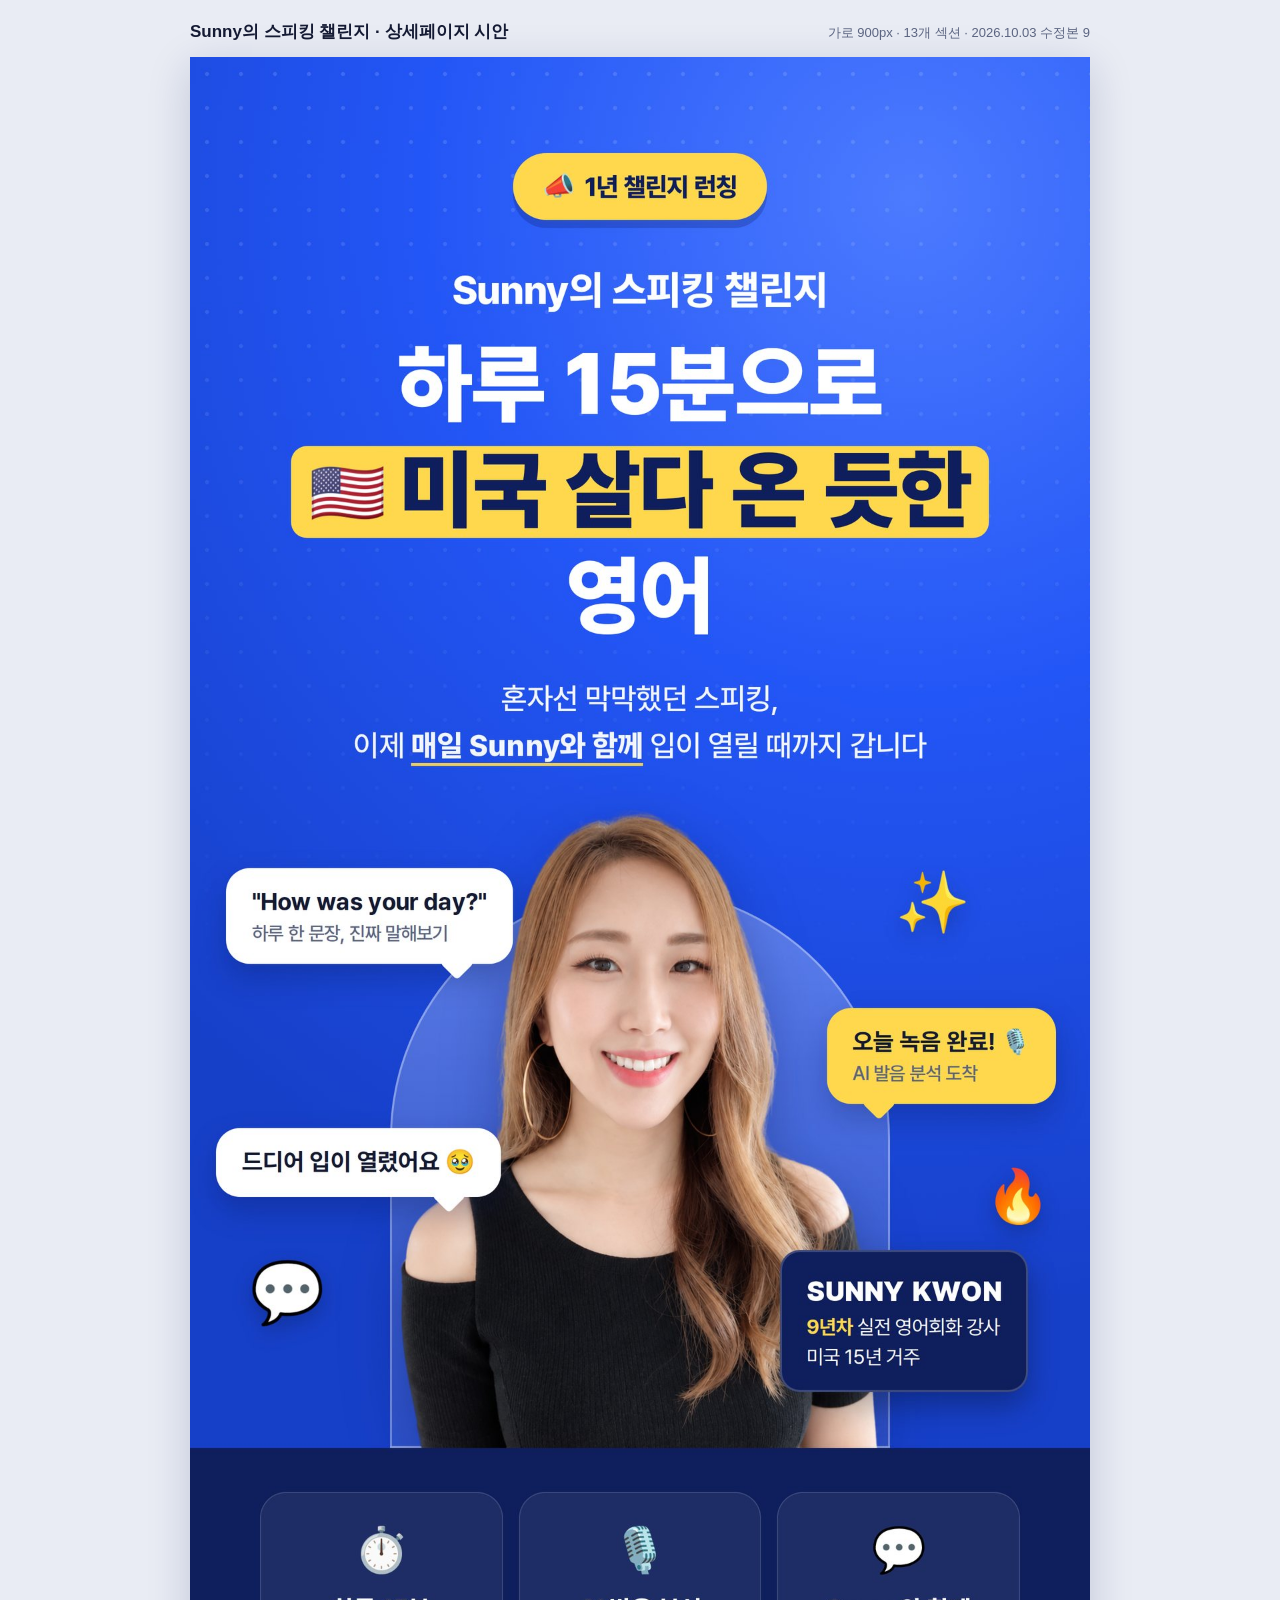
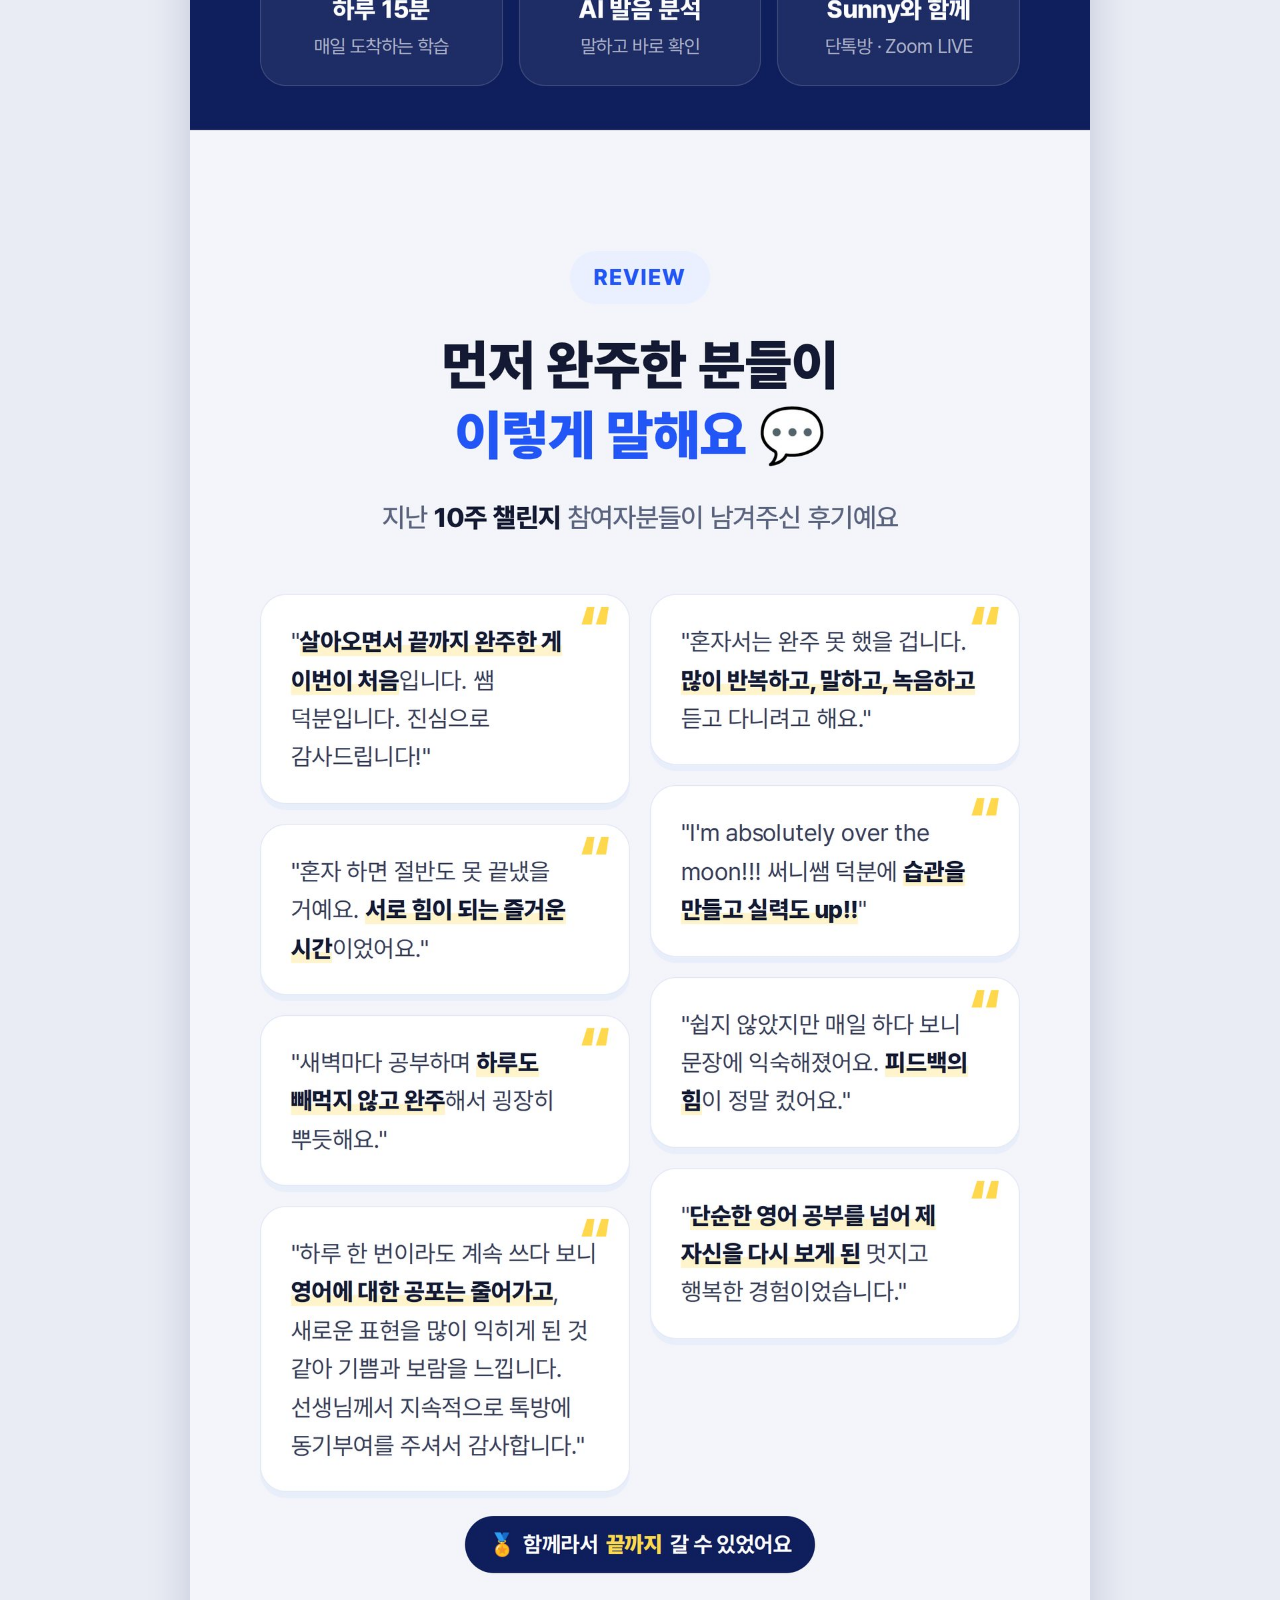
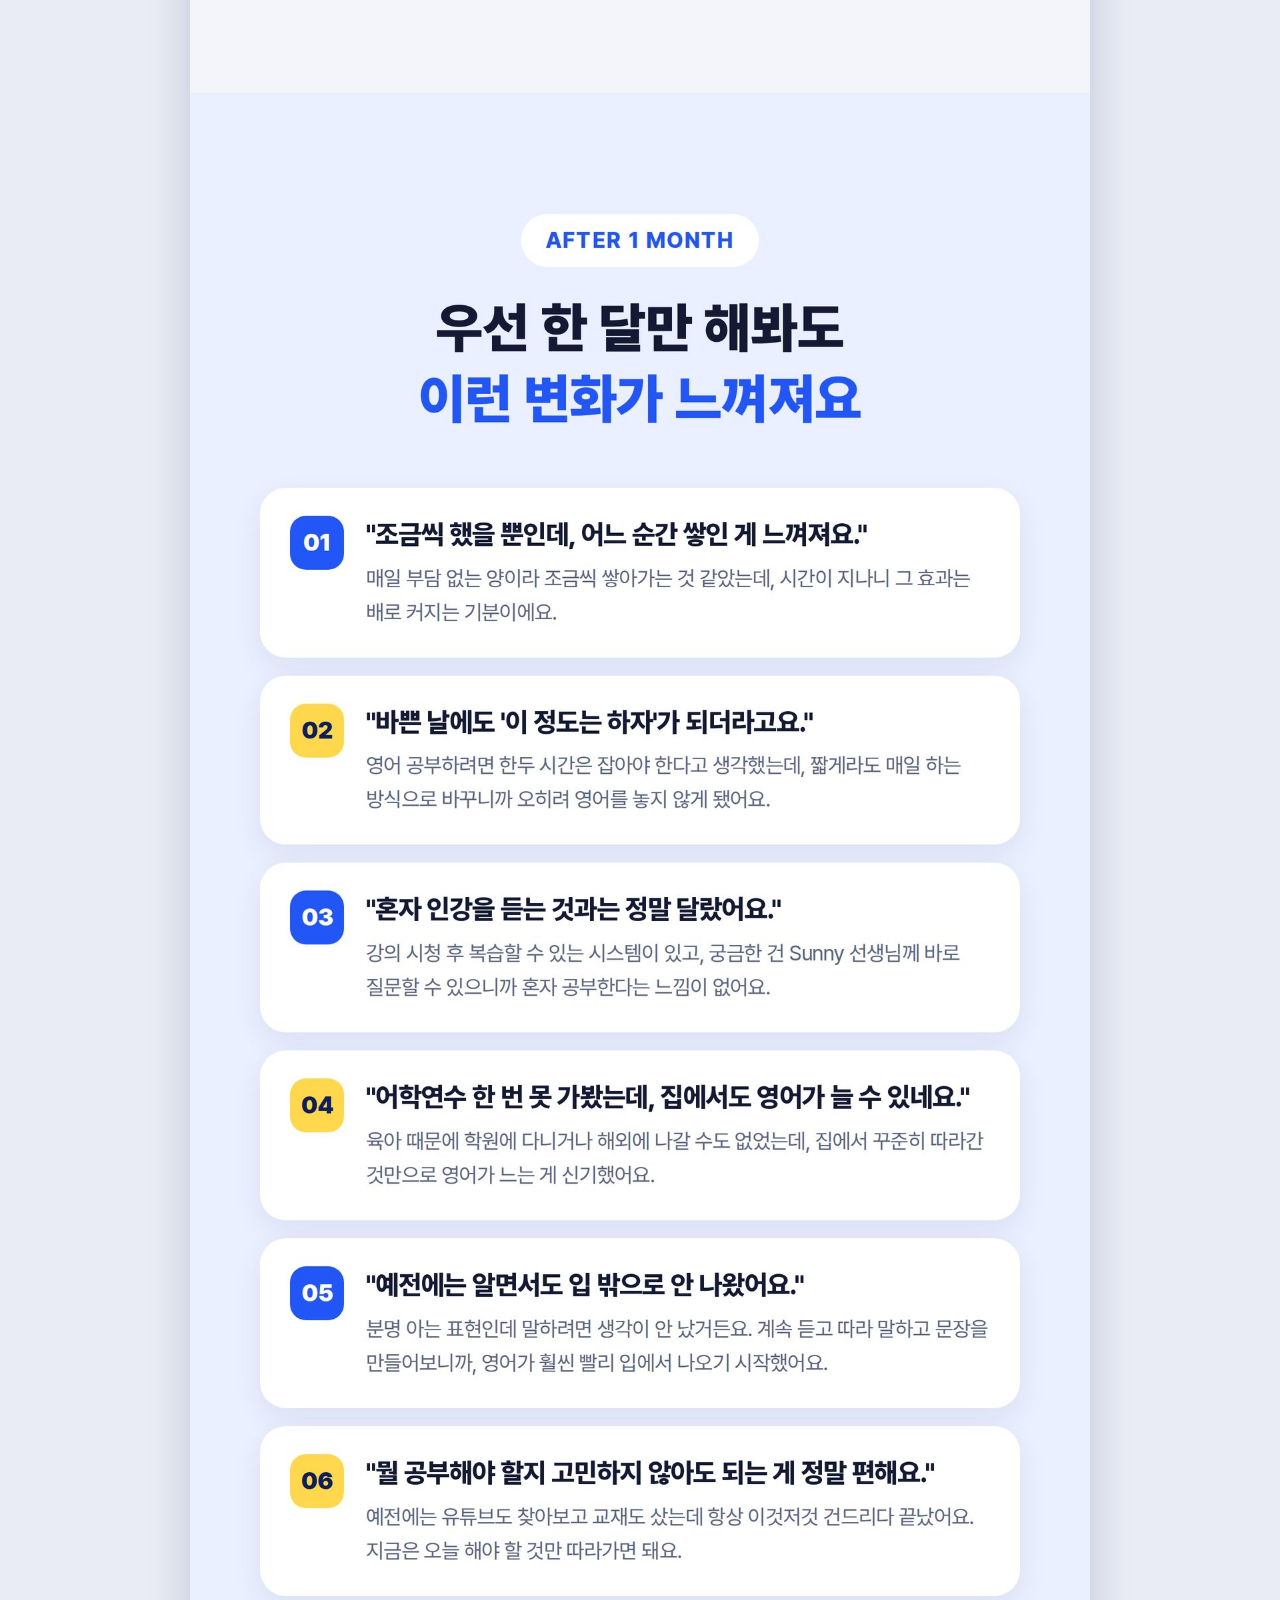
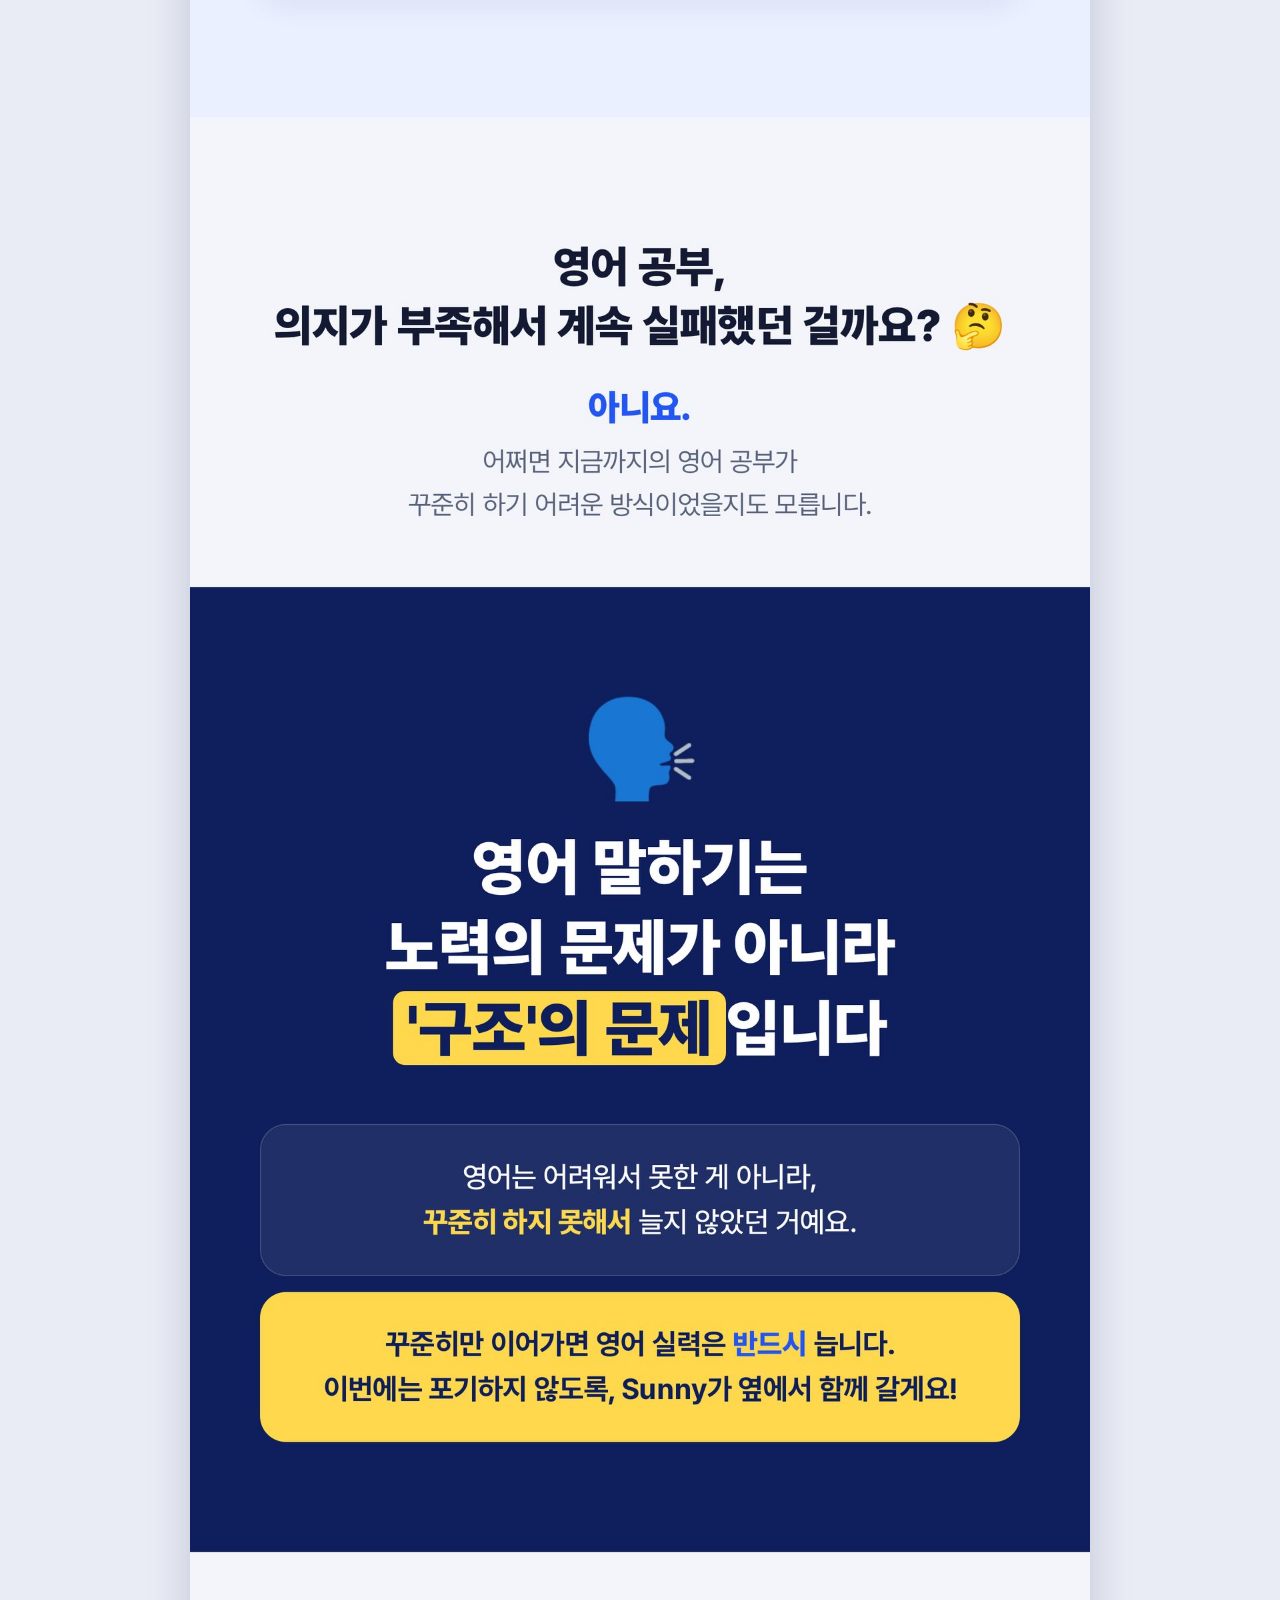
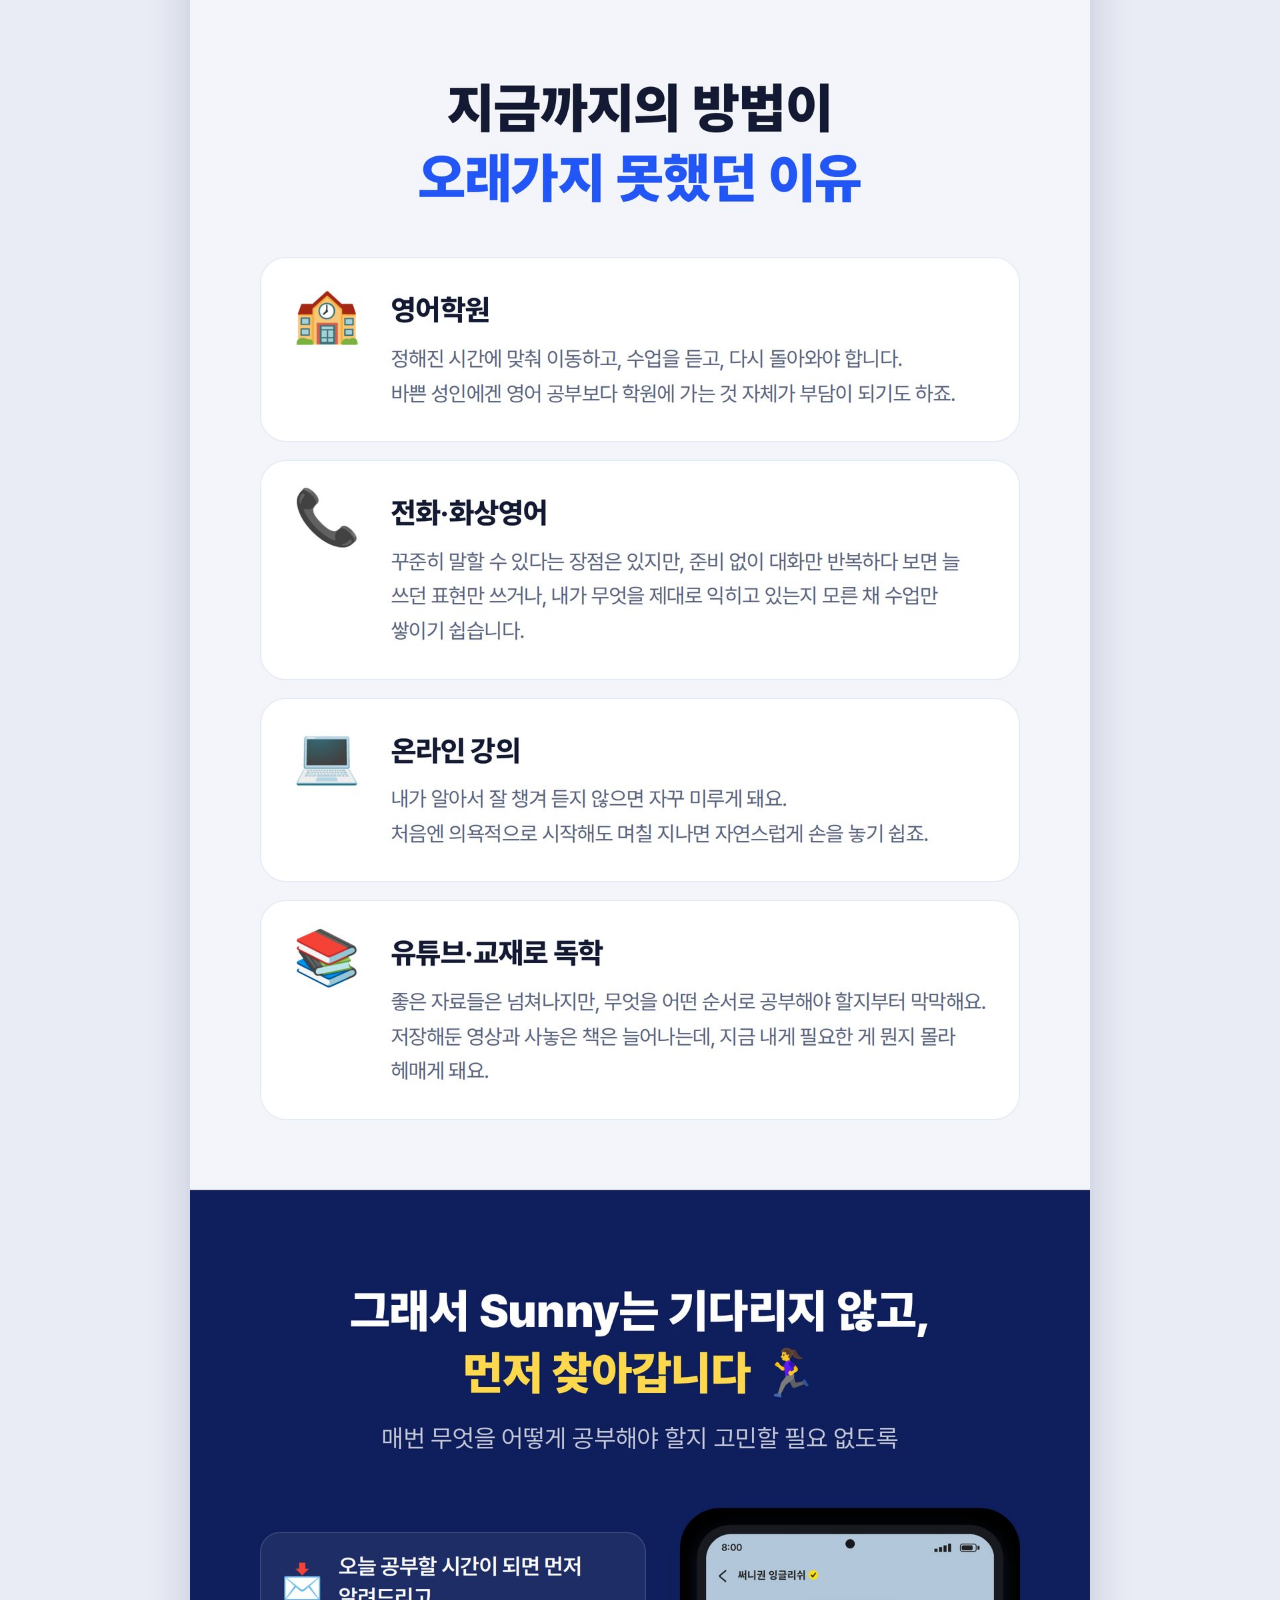
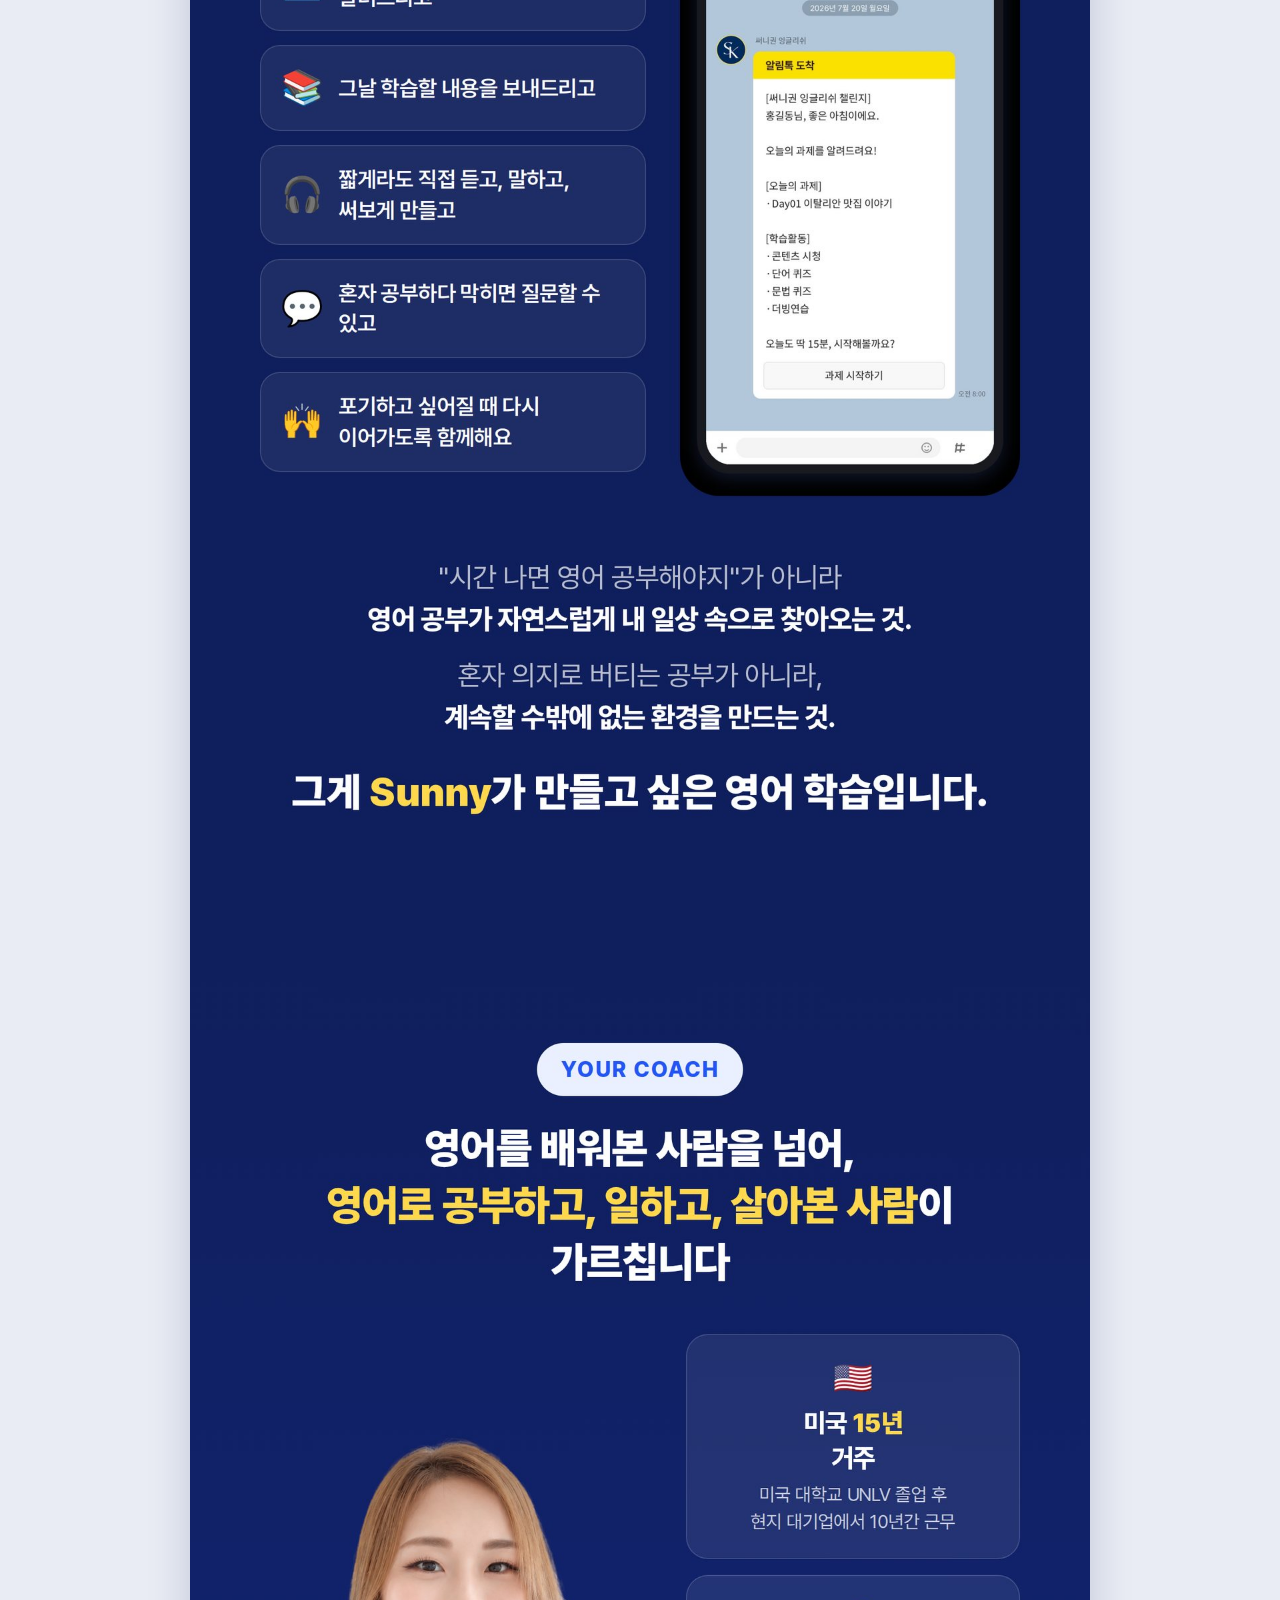
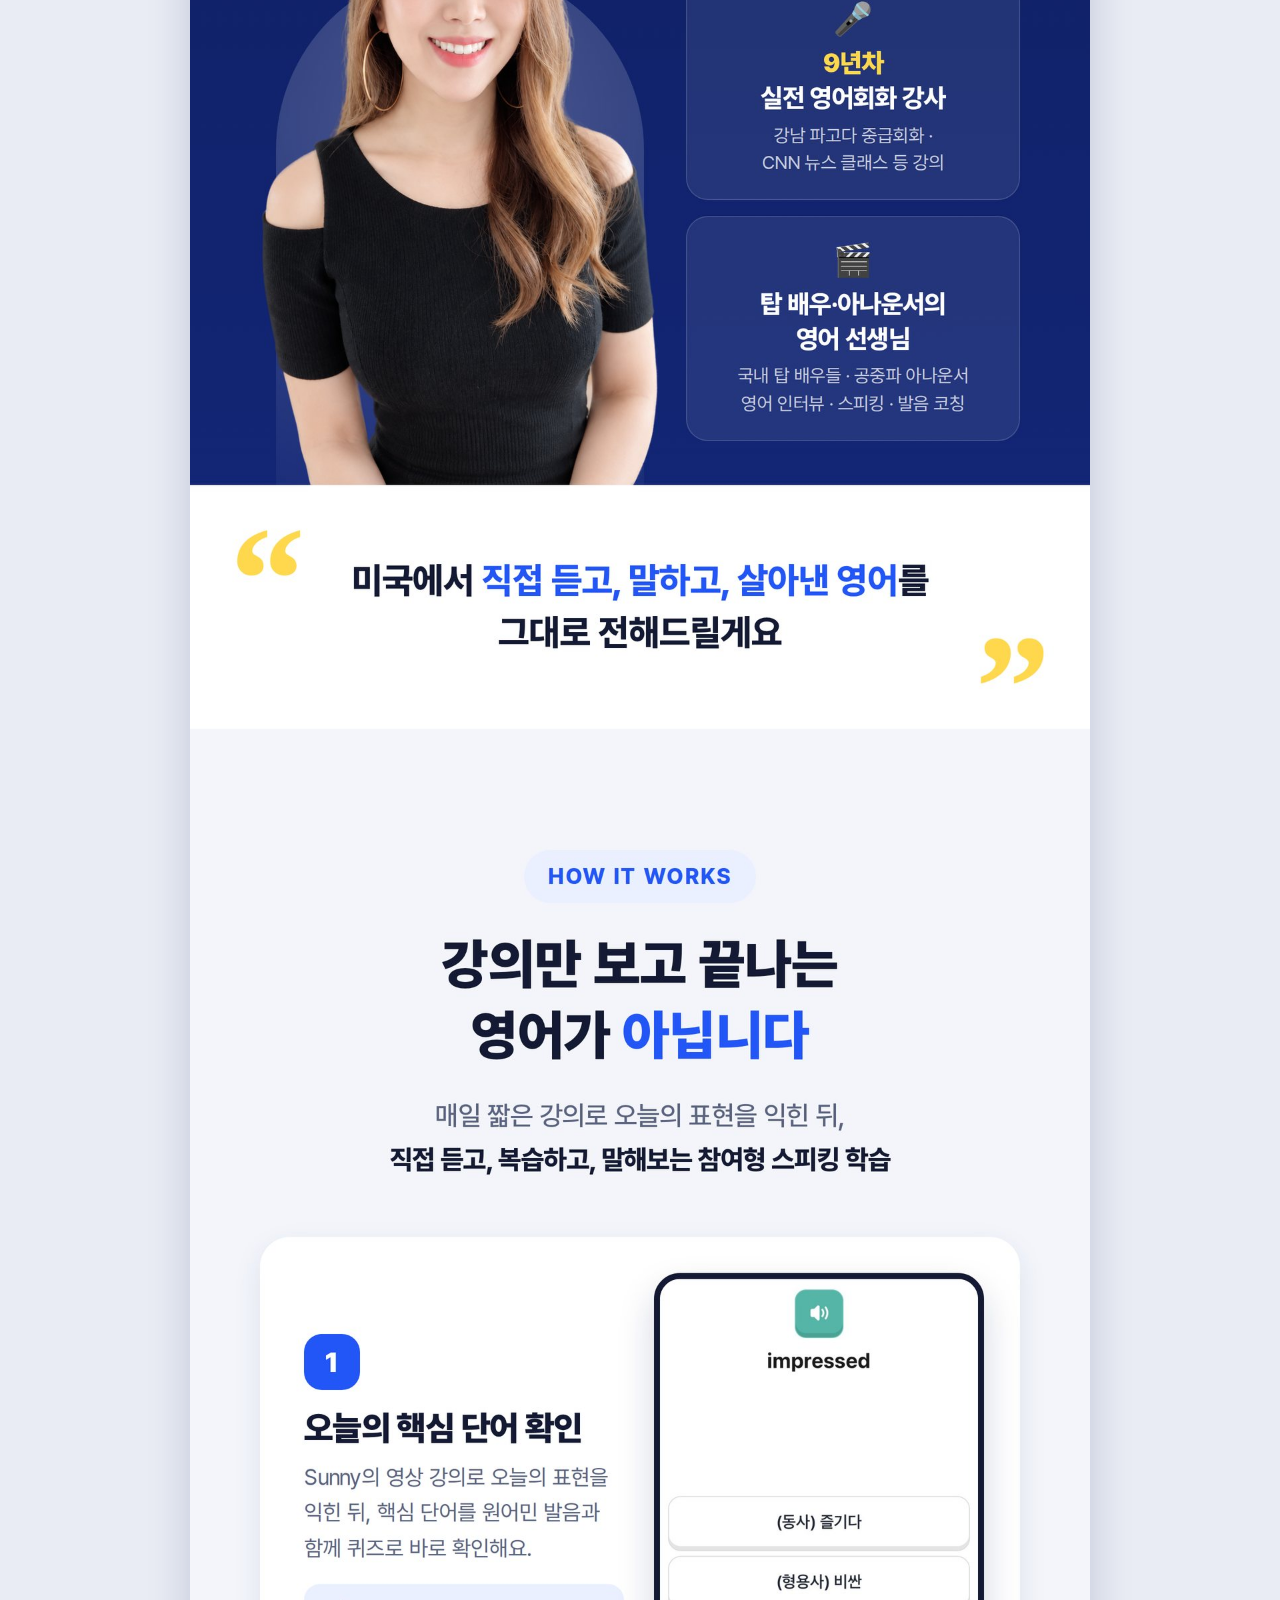
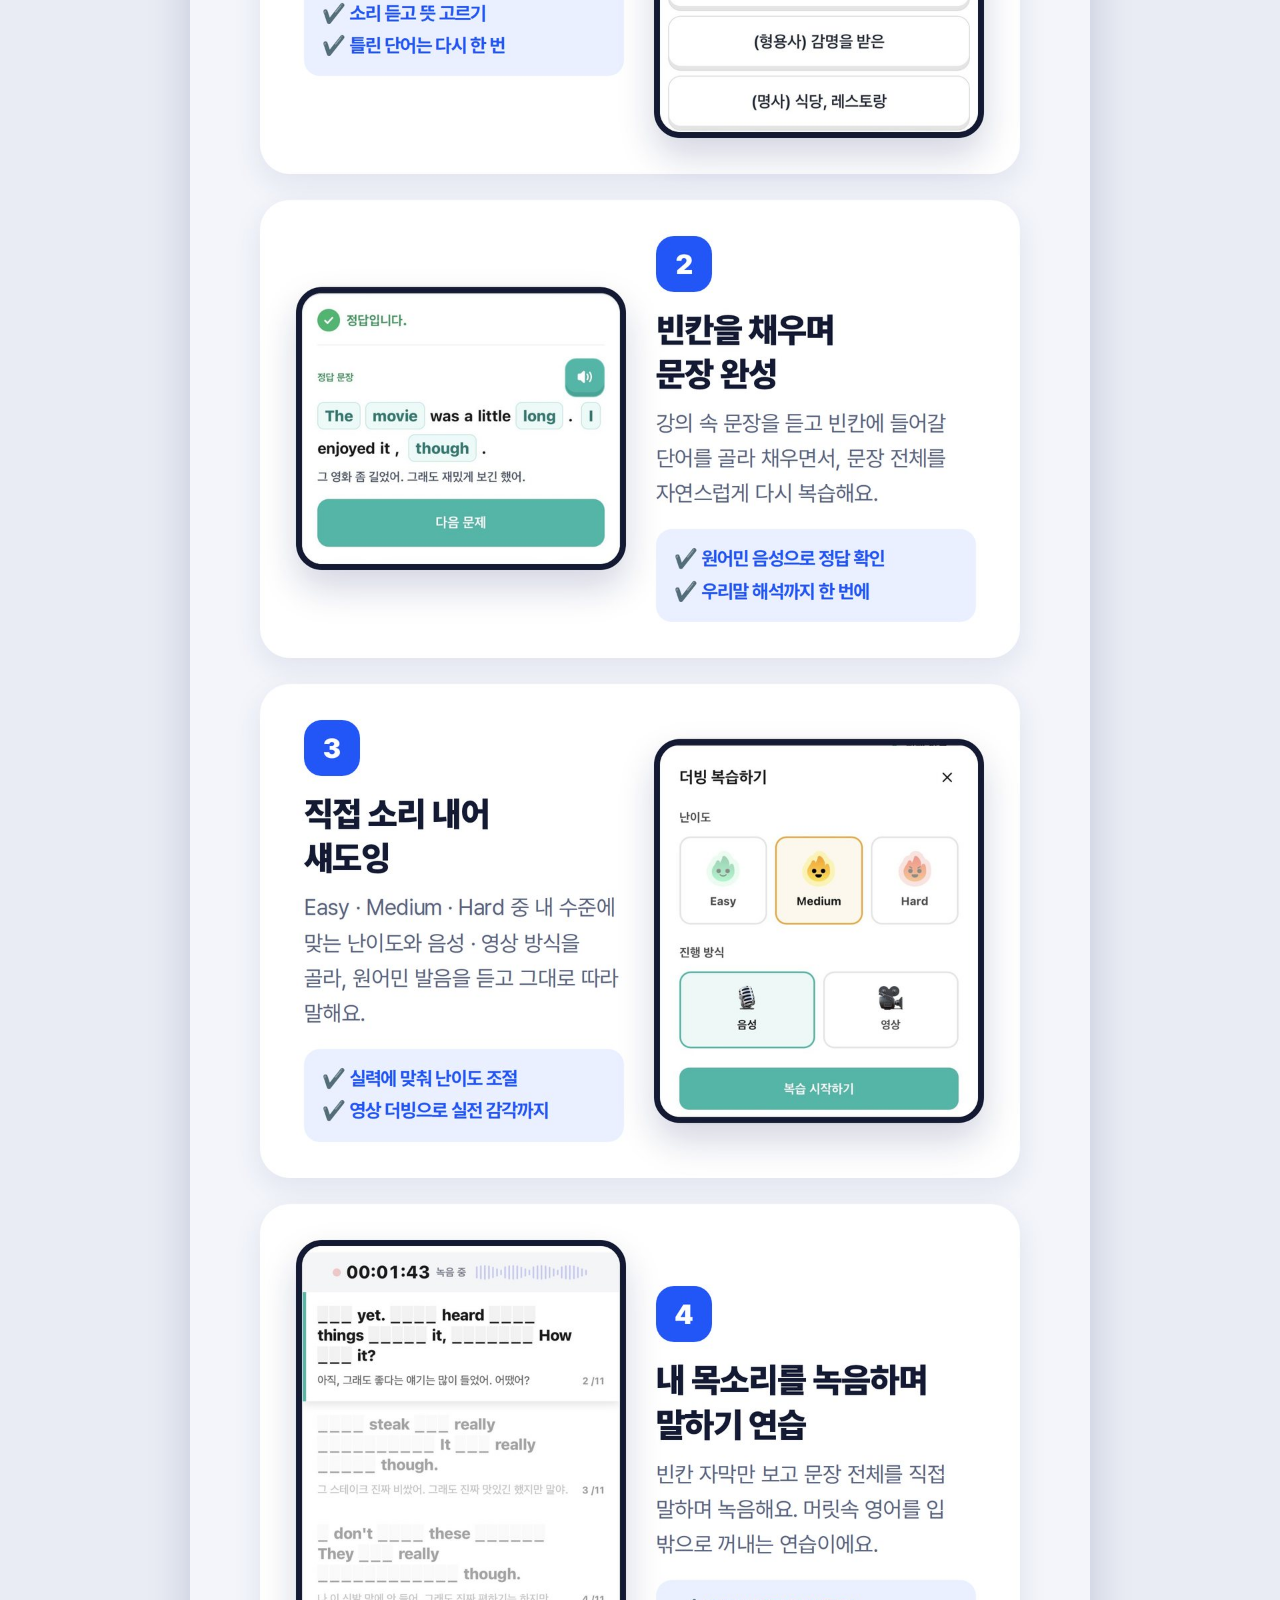
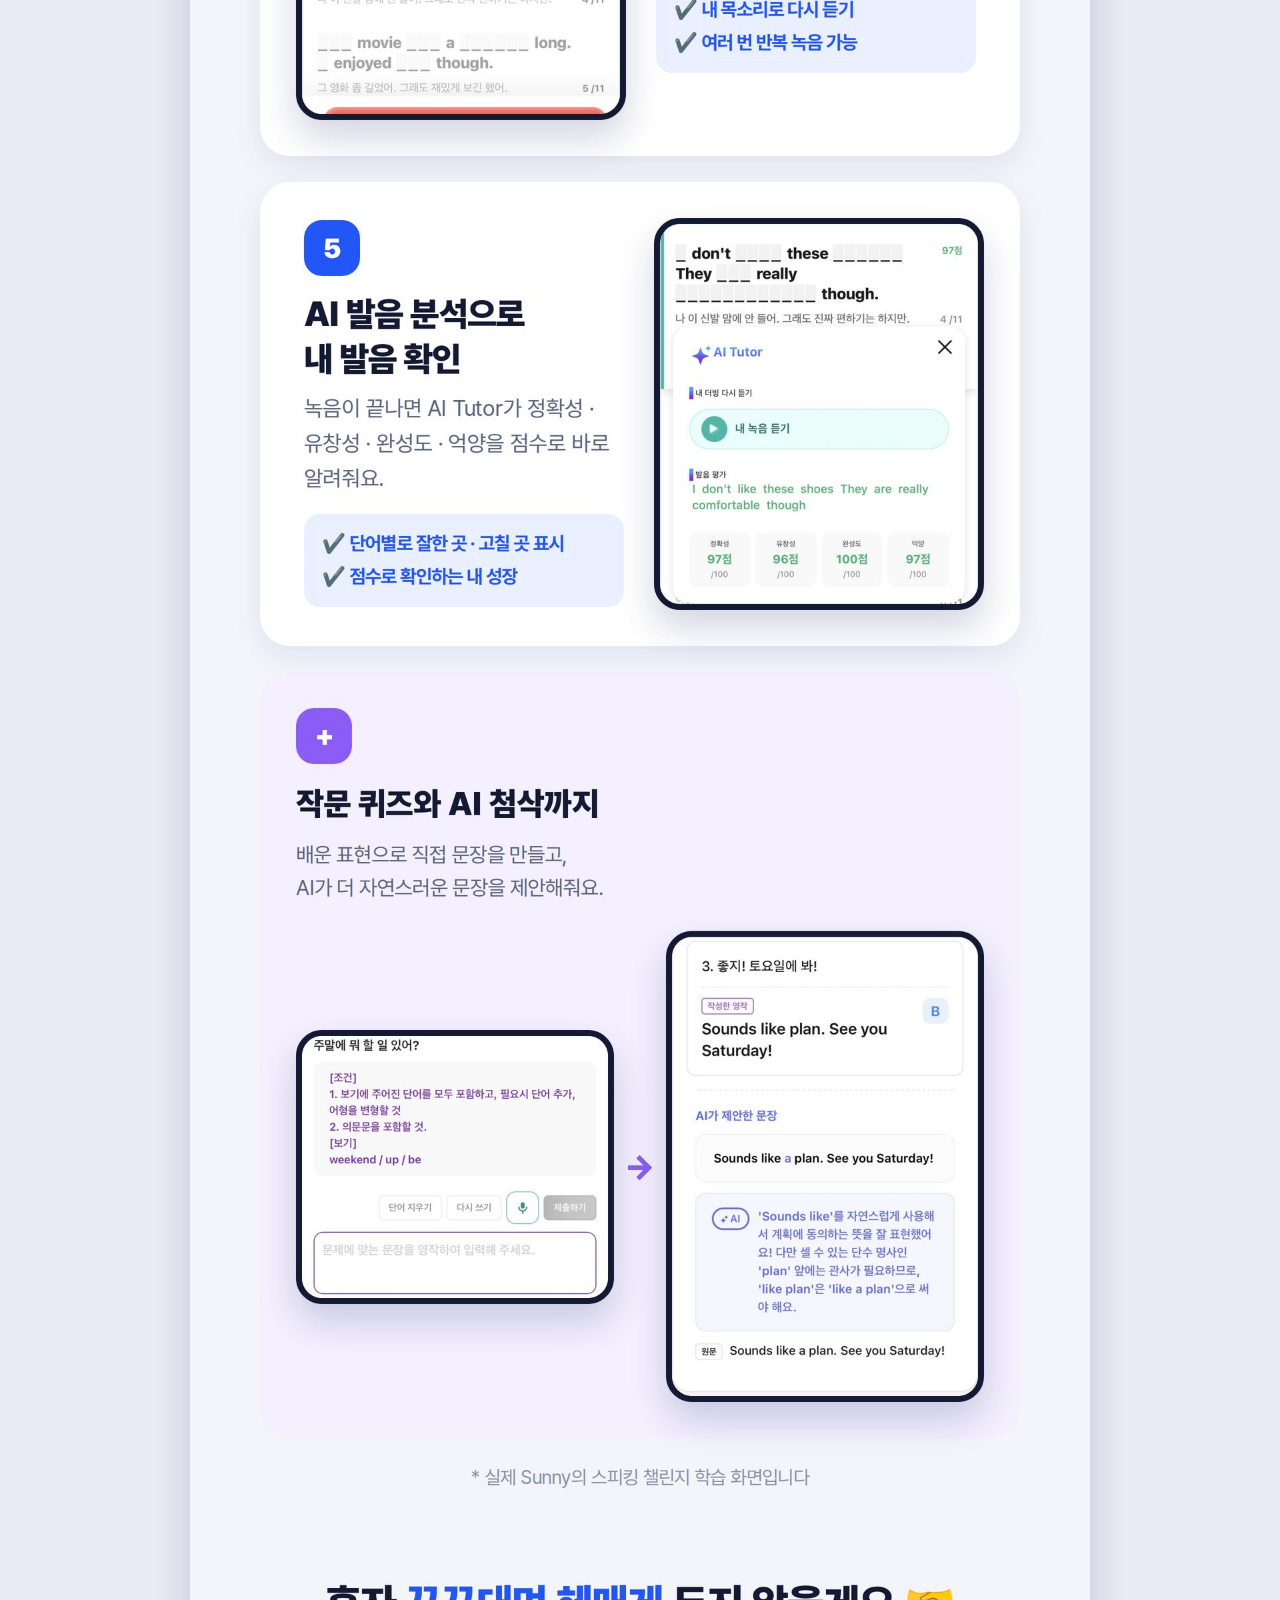
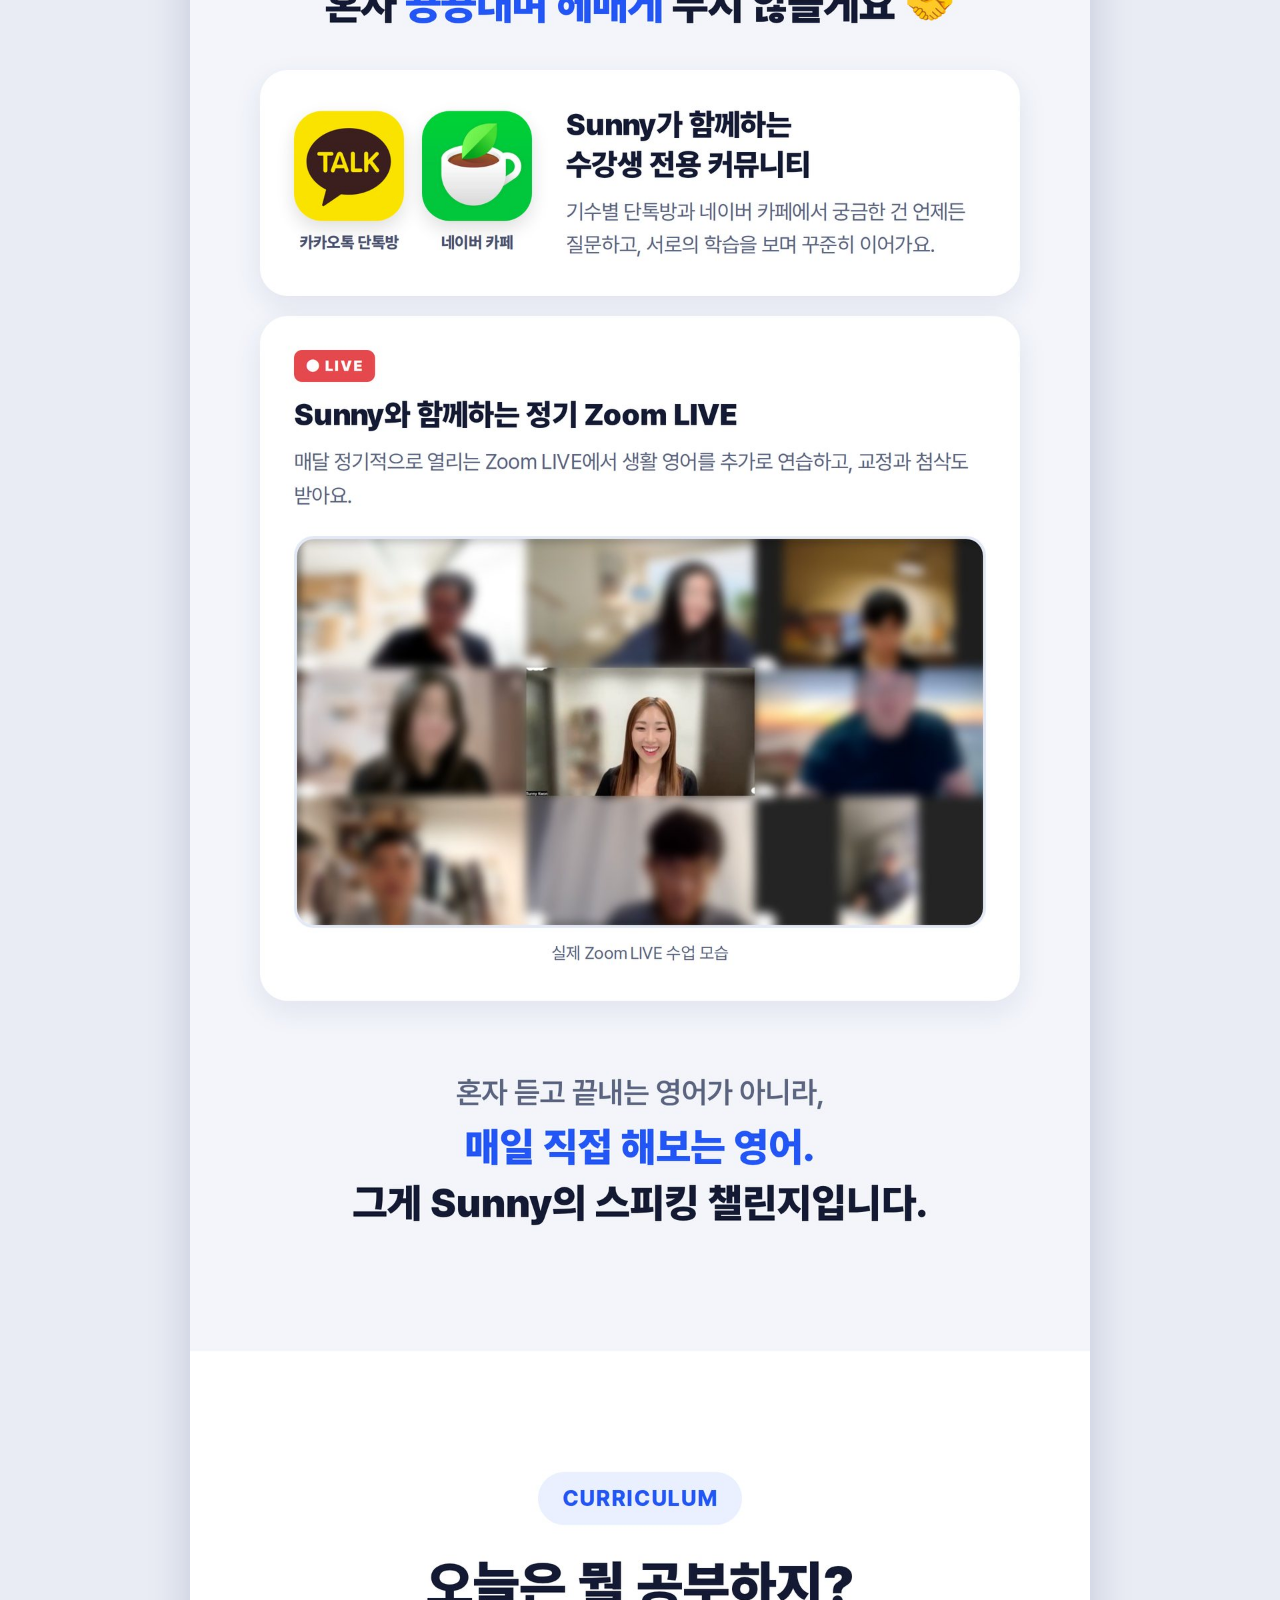
<file: preview 11/index.html>
<!doctype html><html lang="ko"><head><meta charset="utf-8"><meta name="viewport" content="width=device-width,initial-scale=1"><title>Sunny의 스피킹 챌린지 시안</title>
<style>
:root{--bg:#E9ECF4;--fg:#141A33;--mute:#5B6480;--bar:#0F1E5C}
@media (prefers-color-scheme: dark){:root:not([data-theme="light"]){--bg:#10142A;--fg:#E8EBF5;--mute:#9AA3C0;color-scheme:dark}}
:root[data-theme="dark"]{--bg:#10142A;--fg:#E8EBF5;--mute:#9AA3C0;color-scheme:dark}
body{background:var(--bg);color:var(--fg);font-family:-apple-system,BlinkMacSystemFont,"Apple SD Gothic Neo","Malgun Gothic",sans-serif;margin:0}
header{max-width:900px;margin:0 auto;padding:20px 16px 14px;display:flex;flex-wrap:wrap;gap:6px 14px;align-items:baseline;justify-content:space-between}
header b{font-size:17px}
header span{font-size:13px;color:var(--mute)}
main{max-width:900px;margin:0 auto 40px;box-shadow:0 10px 40px rgba(15,30,92,.18);background:#fff}
main img{display:block;width:100%;height:auto}
</style></head><body>
<header><b>Sunny의 스피킹 챌린지 · 상세페이지 시안</b><span>가로 900px · 13개 섹션 · 2026.10.03 수정본 9</span></header>
<main>
<img src="img/s01.jpg" alt="섹션 1" loading="eager">
<img src="img/s02.jpg" alt="섹션 2" loading="eager">
<img src="img/s03.jpg" alt="섹션 3" loading="lazy">
<img src="img/s04.jpg" alt="섹션 4" loading="lazy">
<img src="img/s05.jpg" alt="섹션 5" loading="lazy">
<img src="img/s06.jpg" alt="섹션 6" loading="lazy">
<img src="img/s07.jpg" alt="섹션 7" loading="lazy">
<img src="img/s08.jpg" alt="섹션 8" loading="lazy">
<img src="img/s09.jpg" alt="섹션 9" loading="lazy">
<img src="img/s10.jpg" alt="섹션 10" loading="lazy">
<img src="img/s11.jpg" alt="섹션 11" loading="lazy">
<img src="img/s12.jpg" alt="섹션 12" loading="lazy">
<img src="img/s13.jpg" alt="섹션 13" loading="lazy">
</main></body></html>
</file>
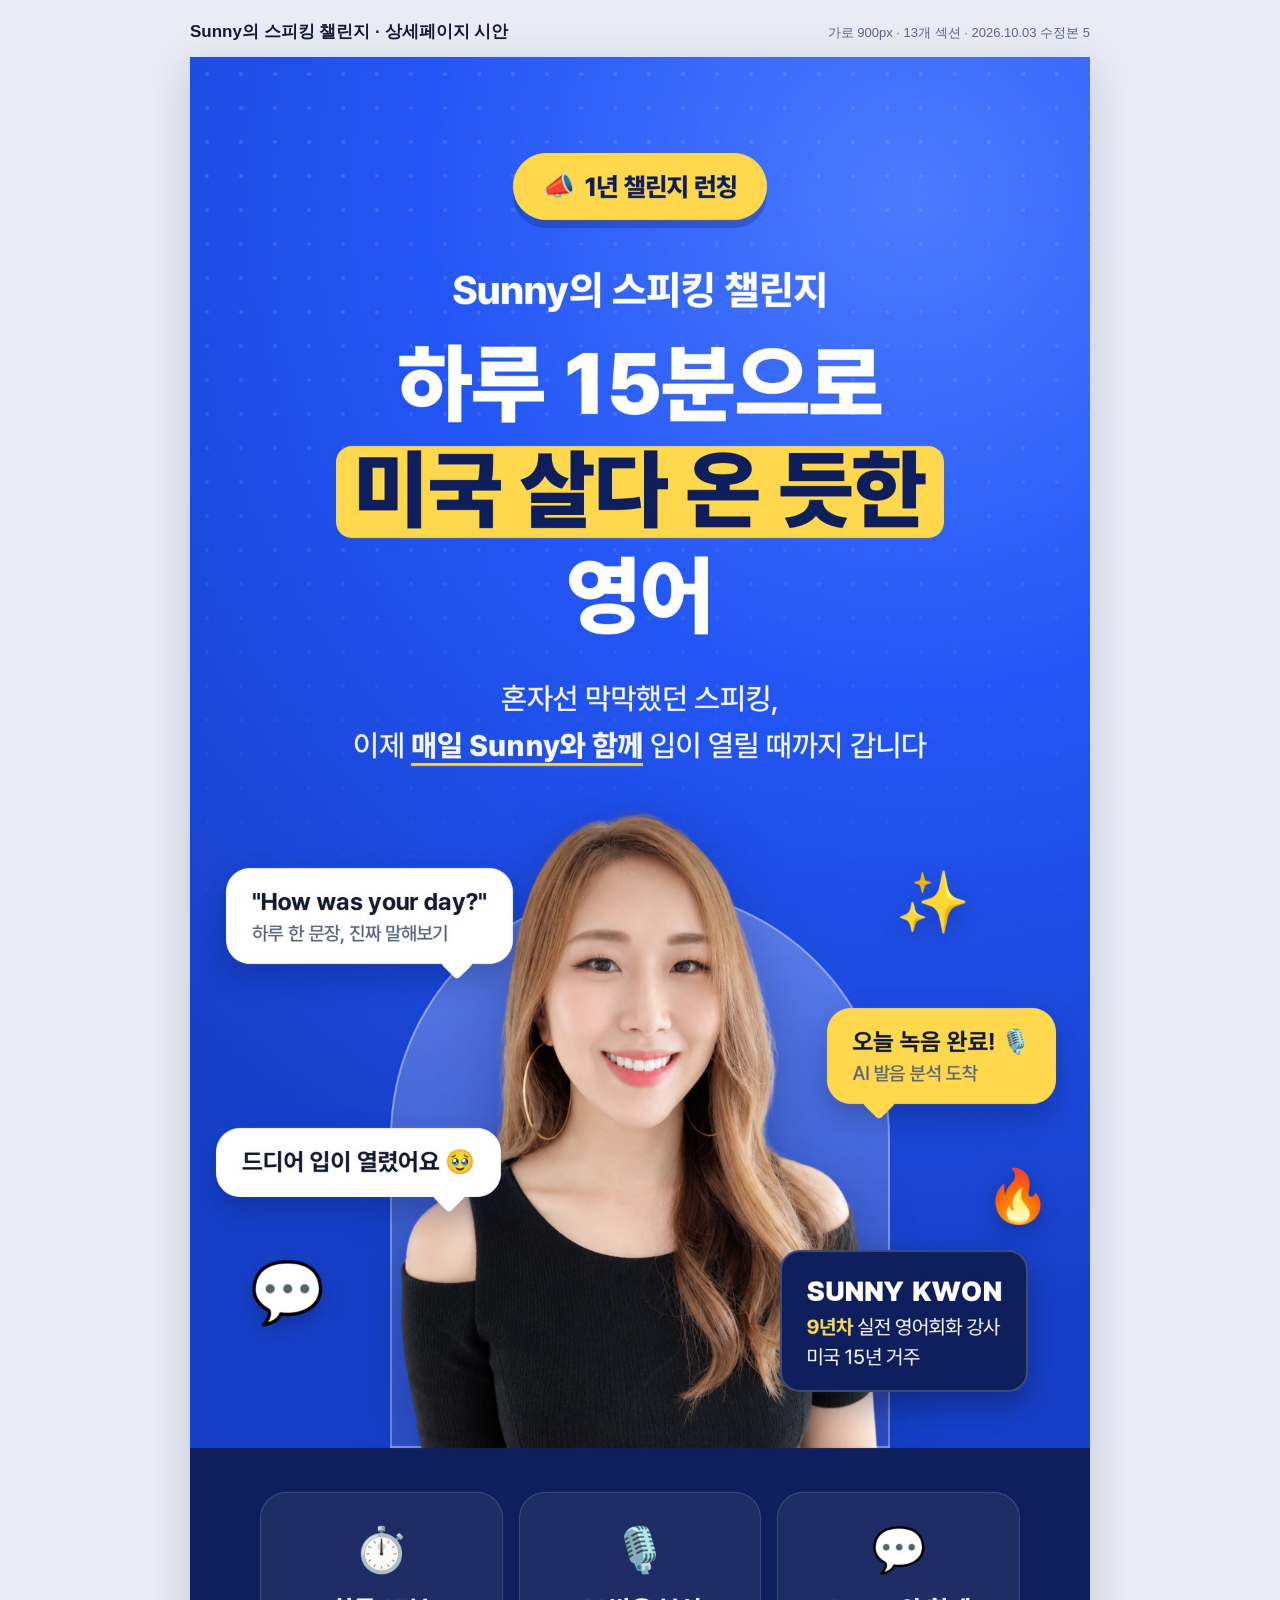
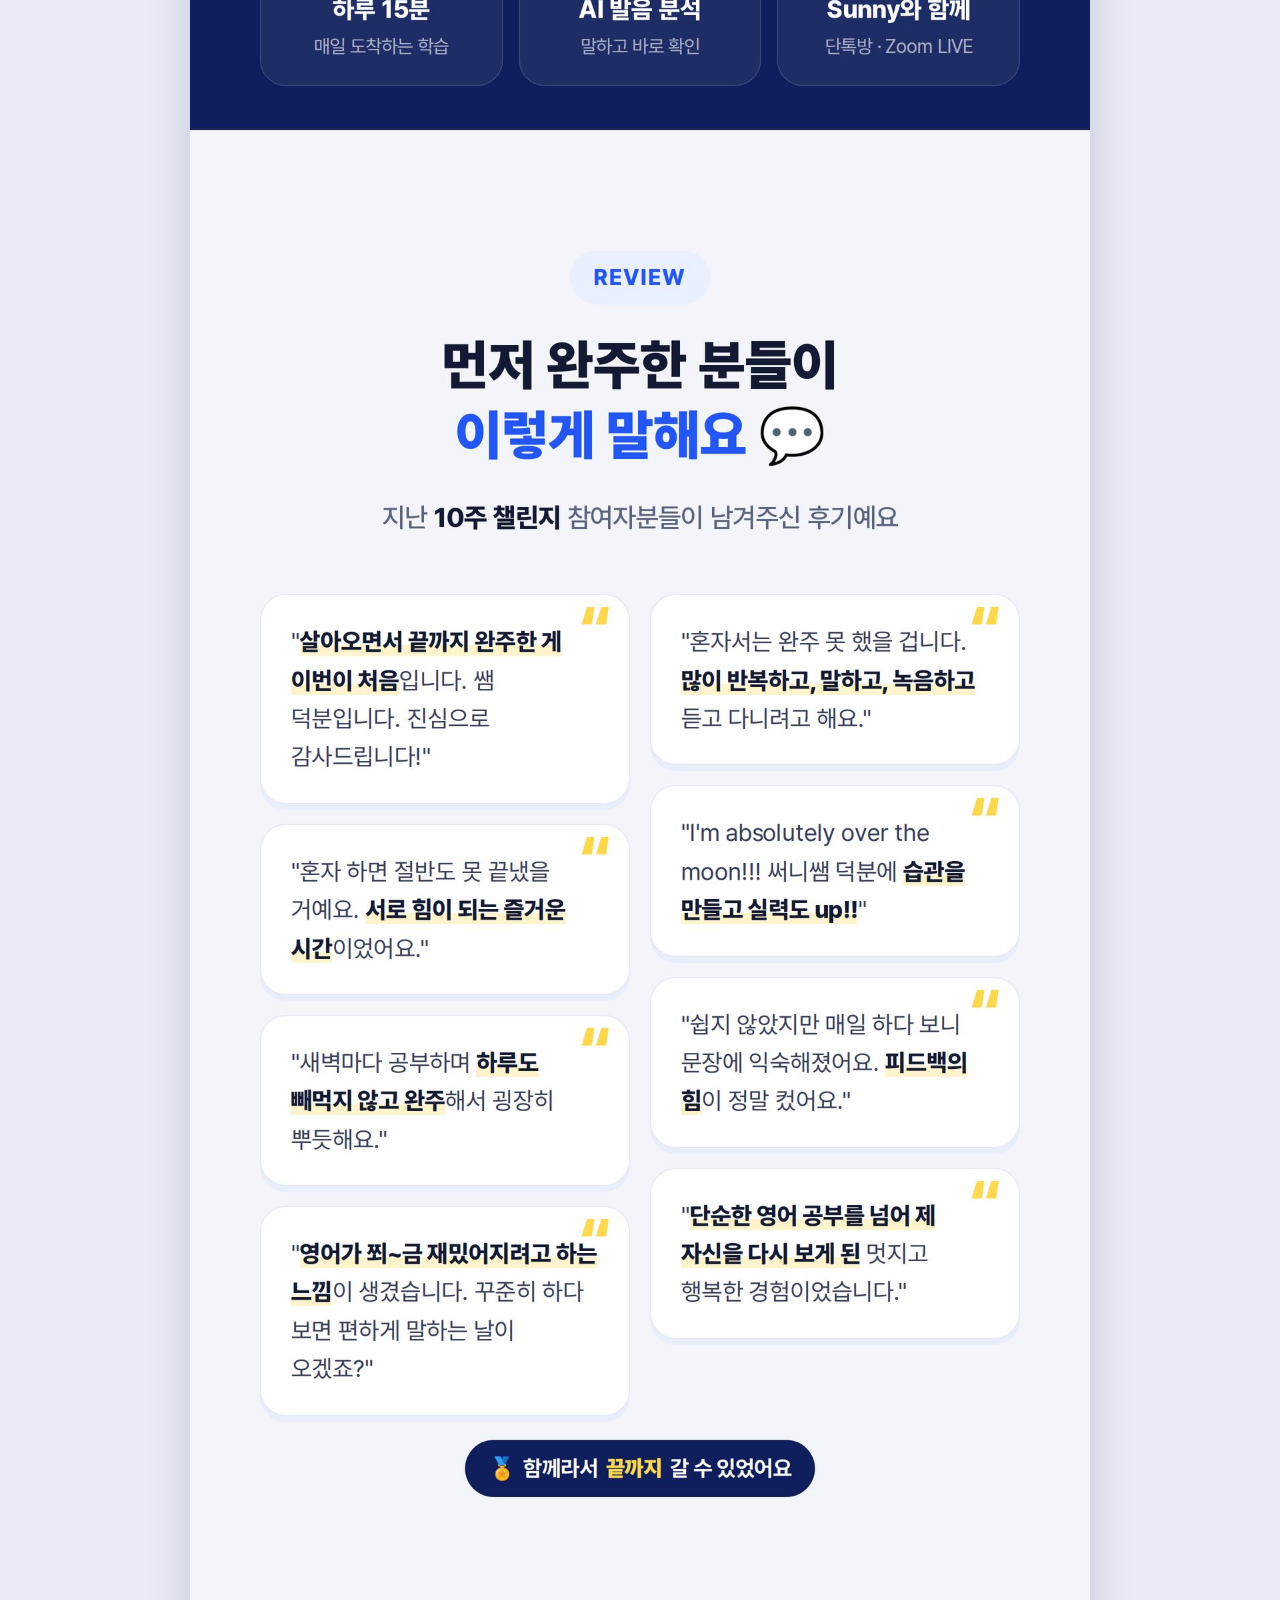
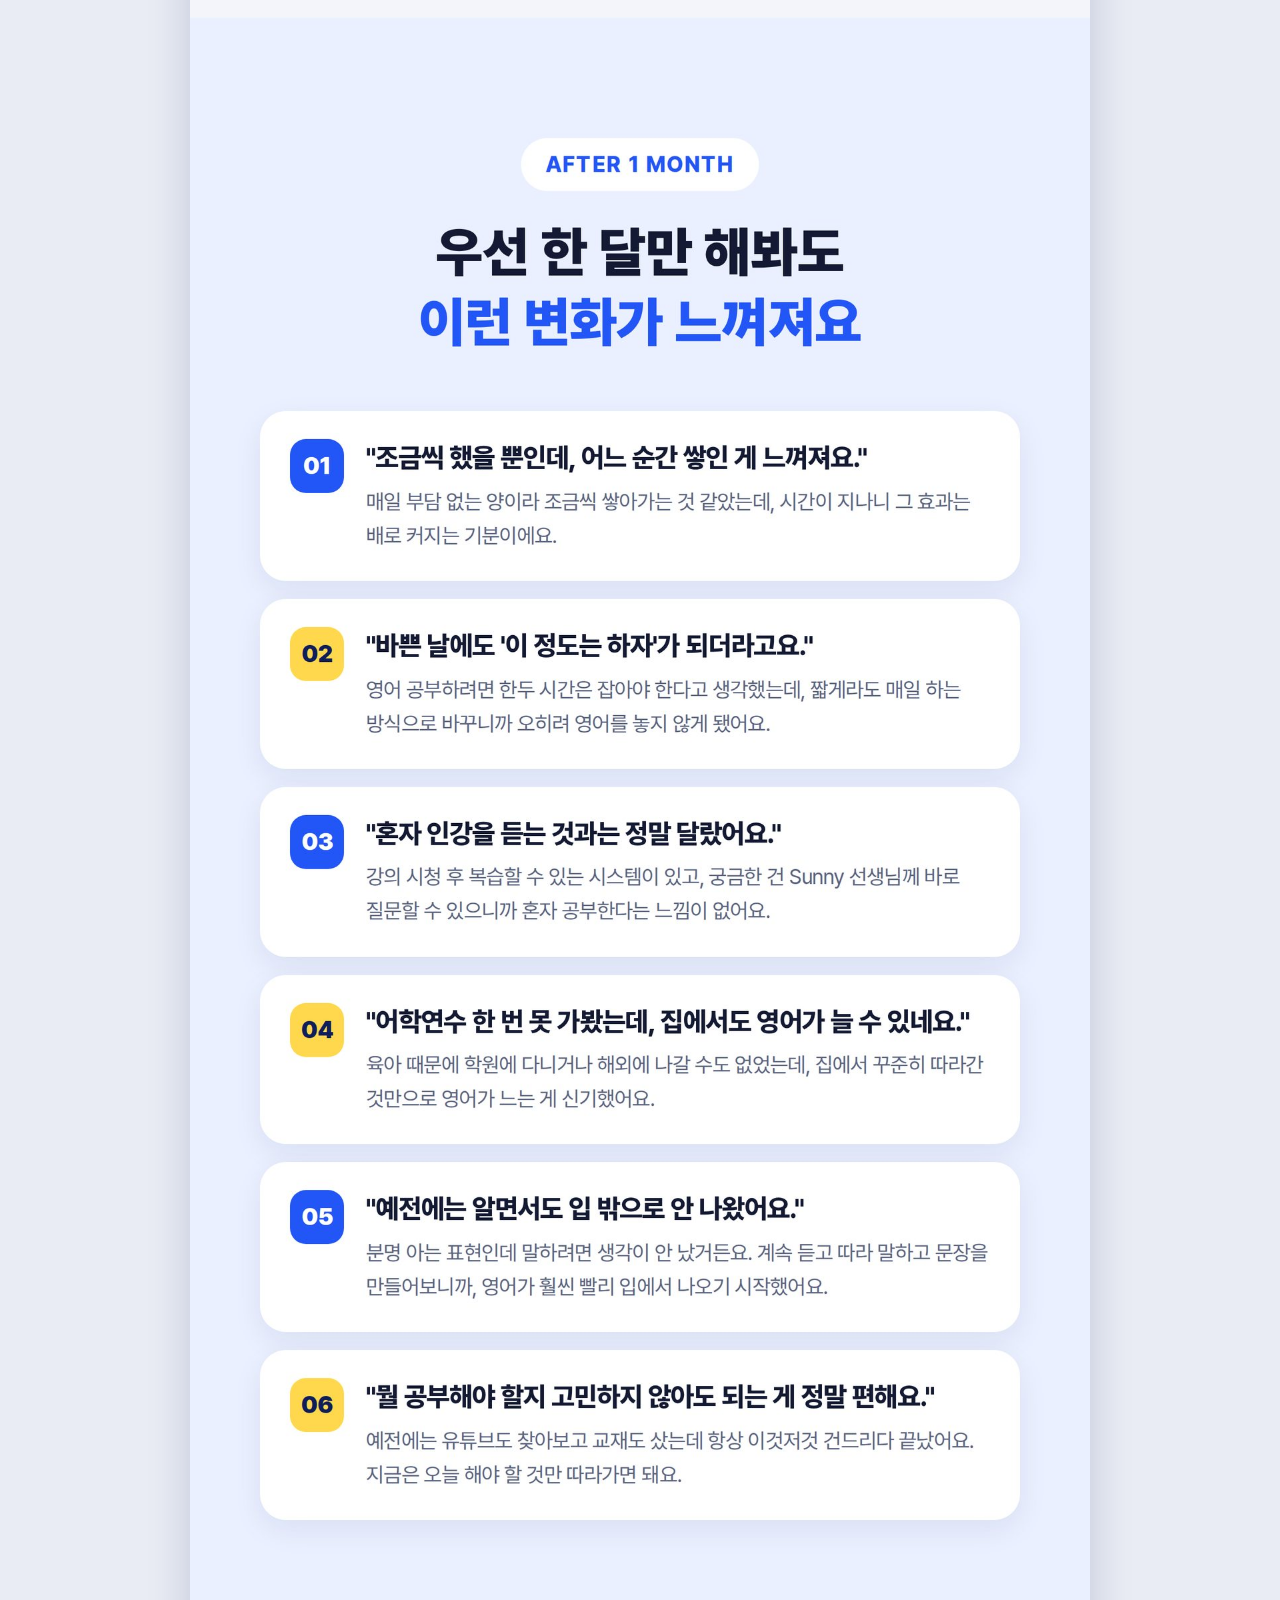
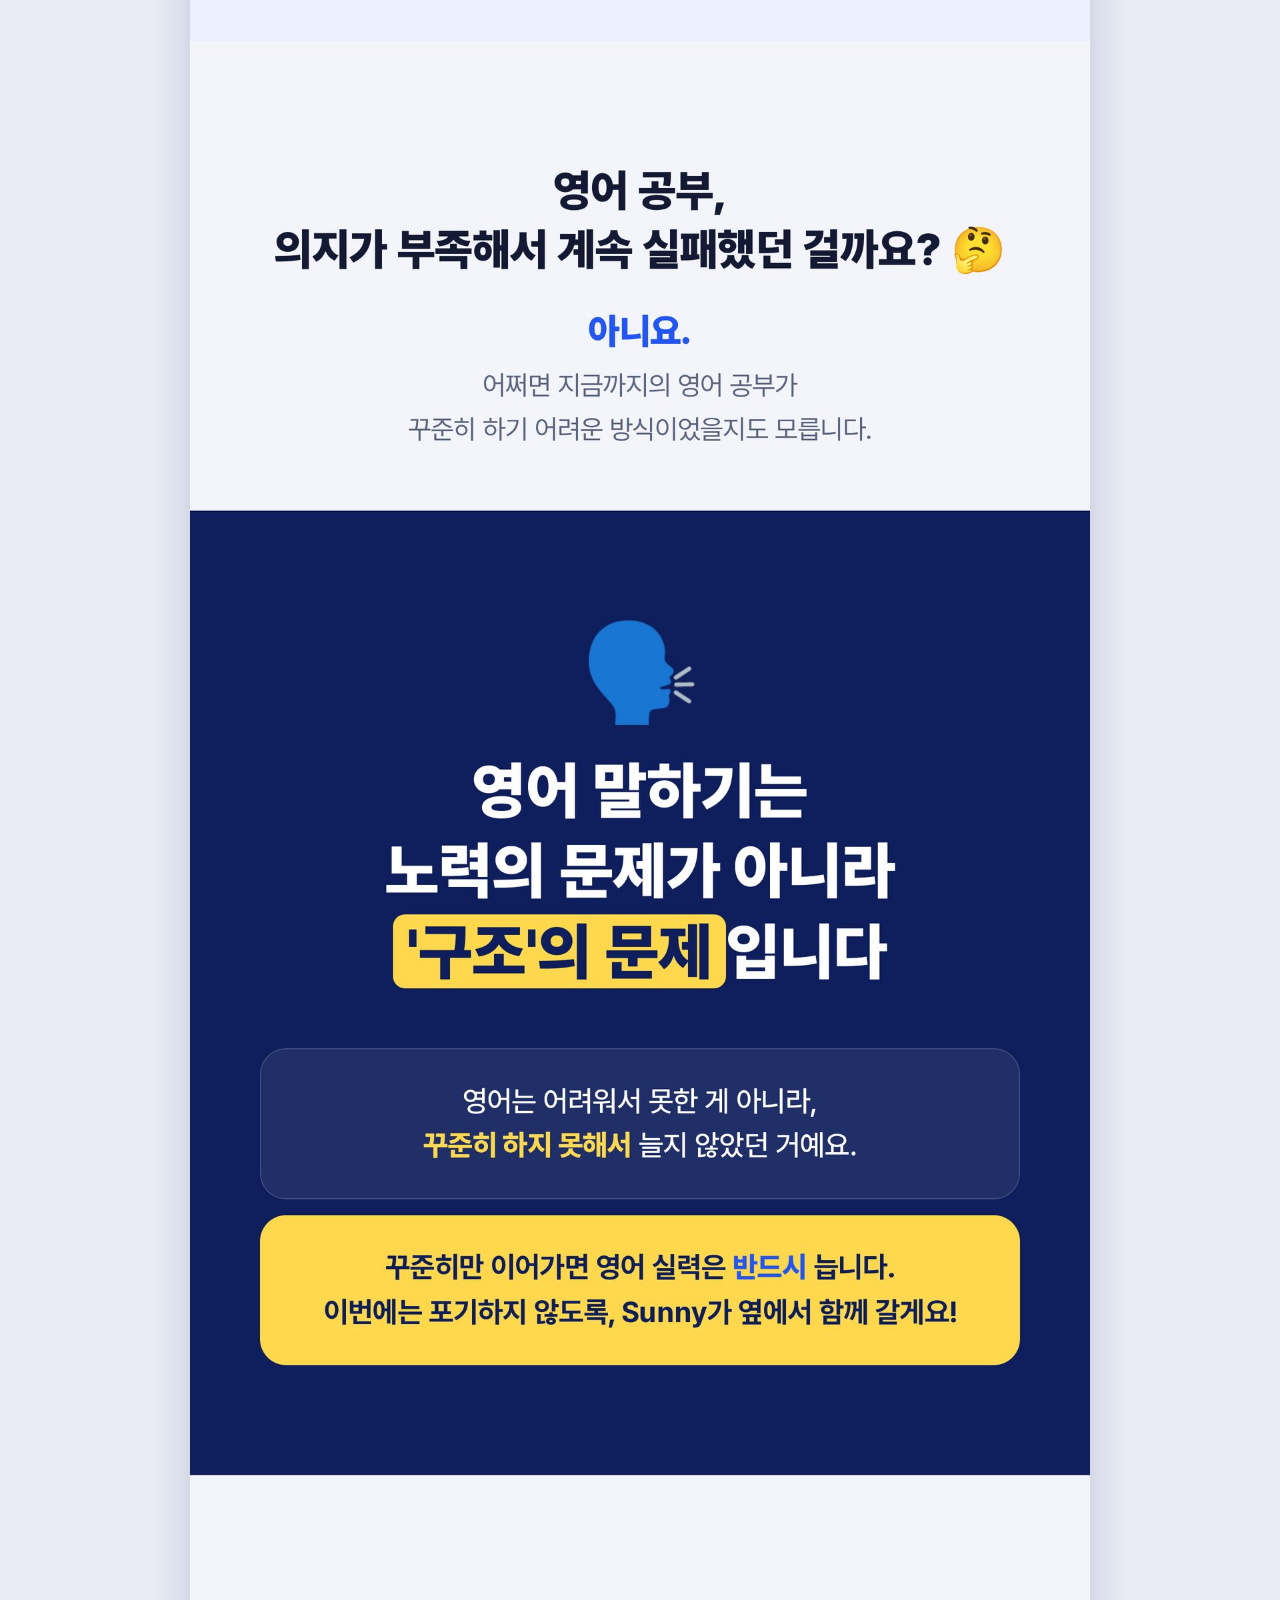
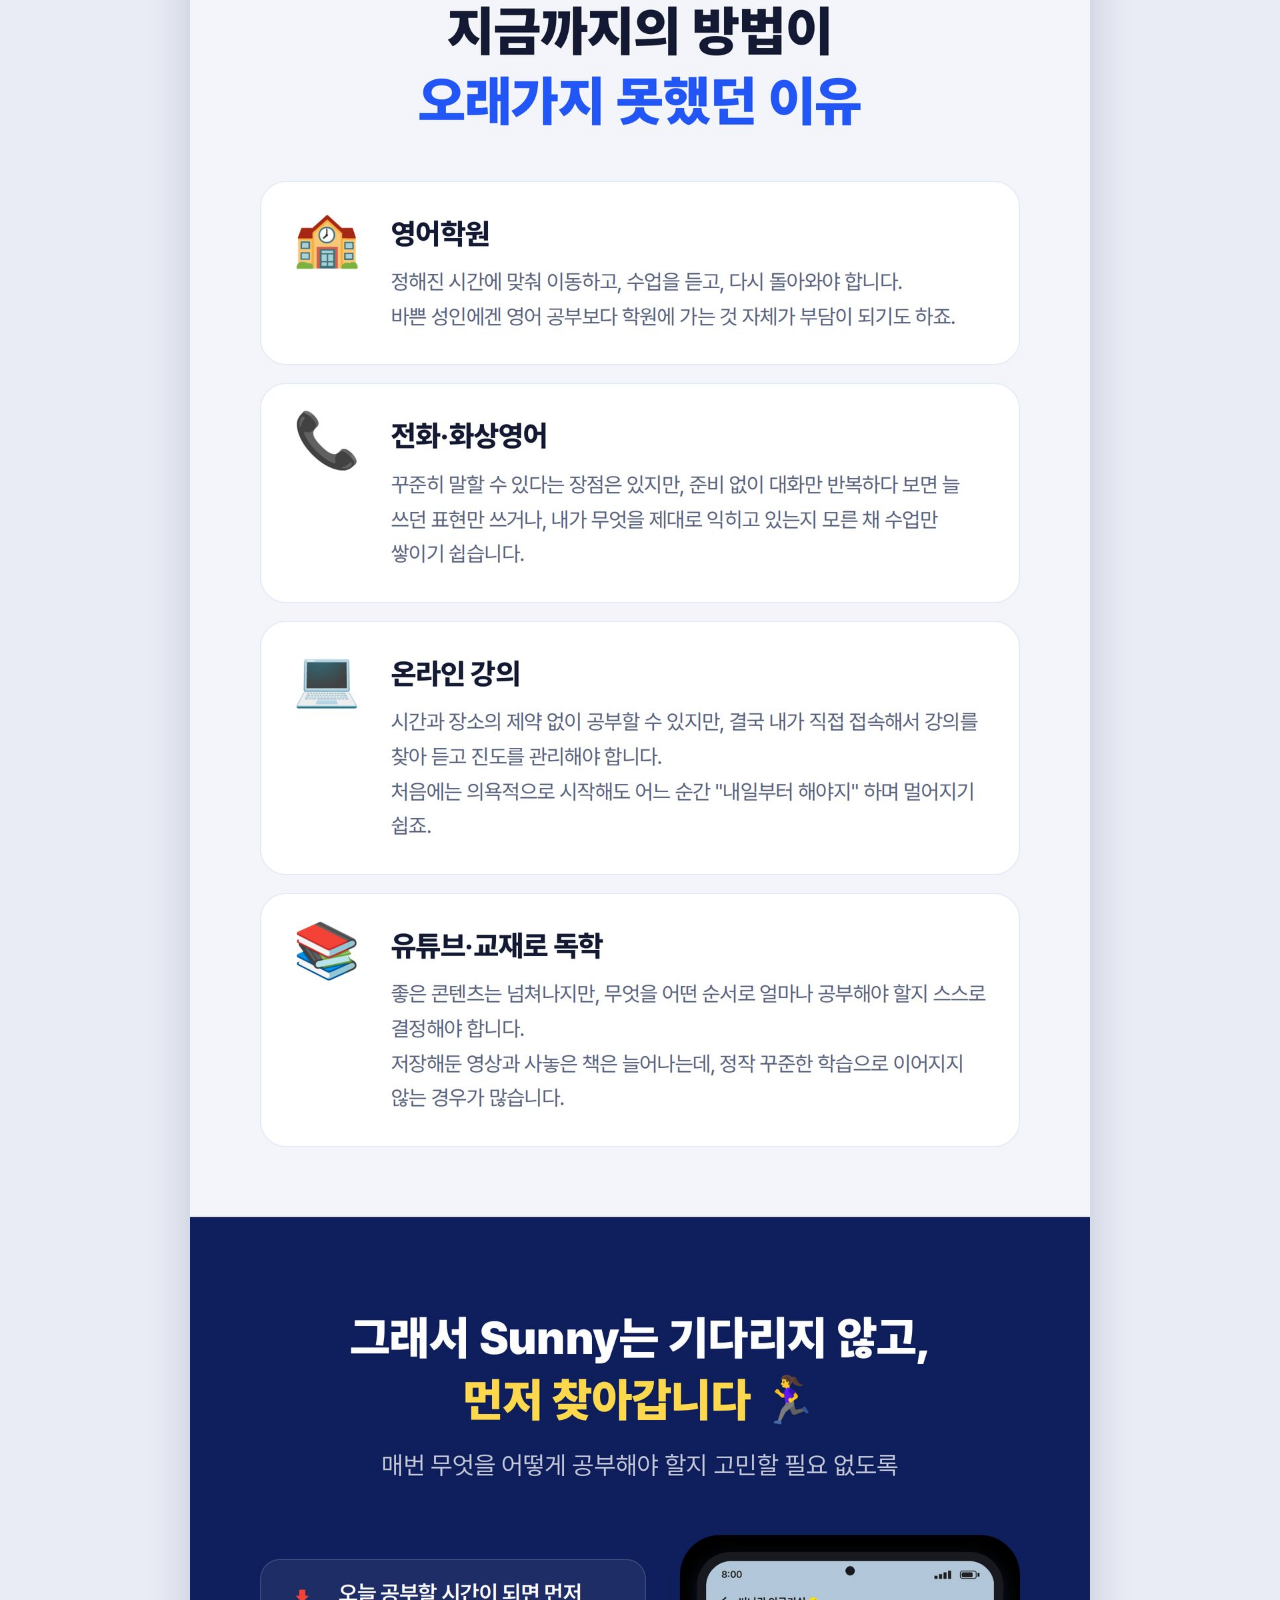
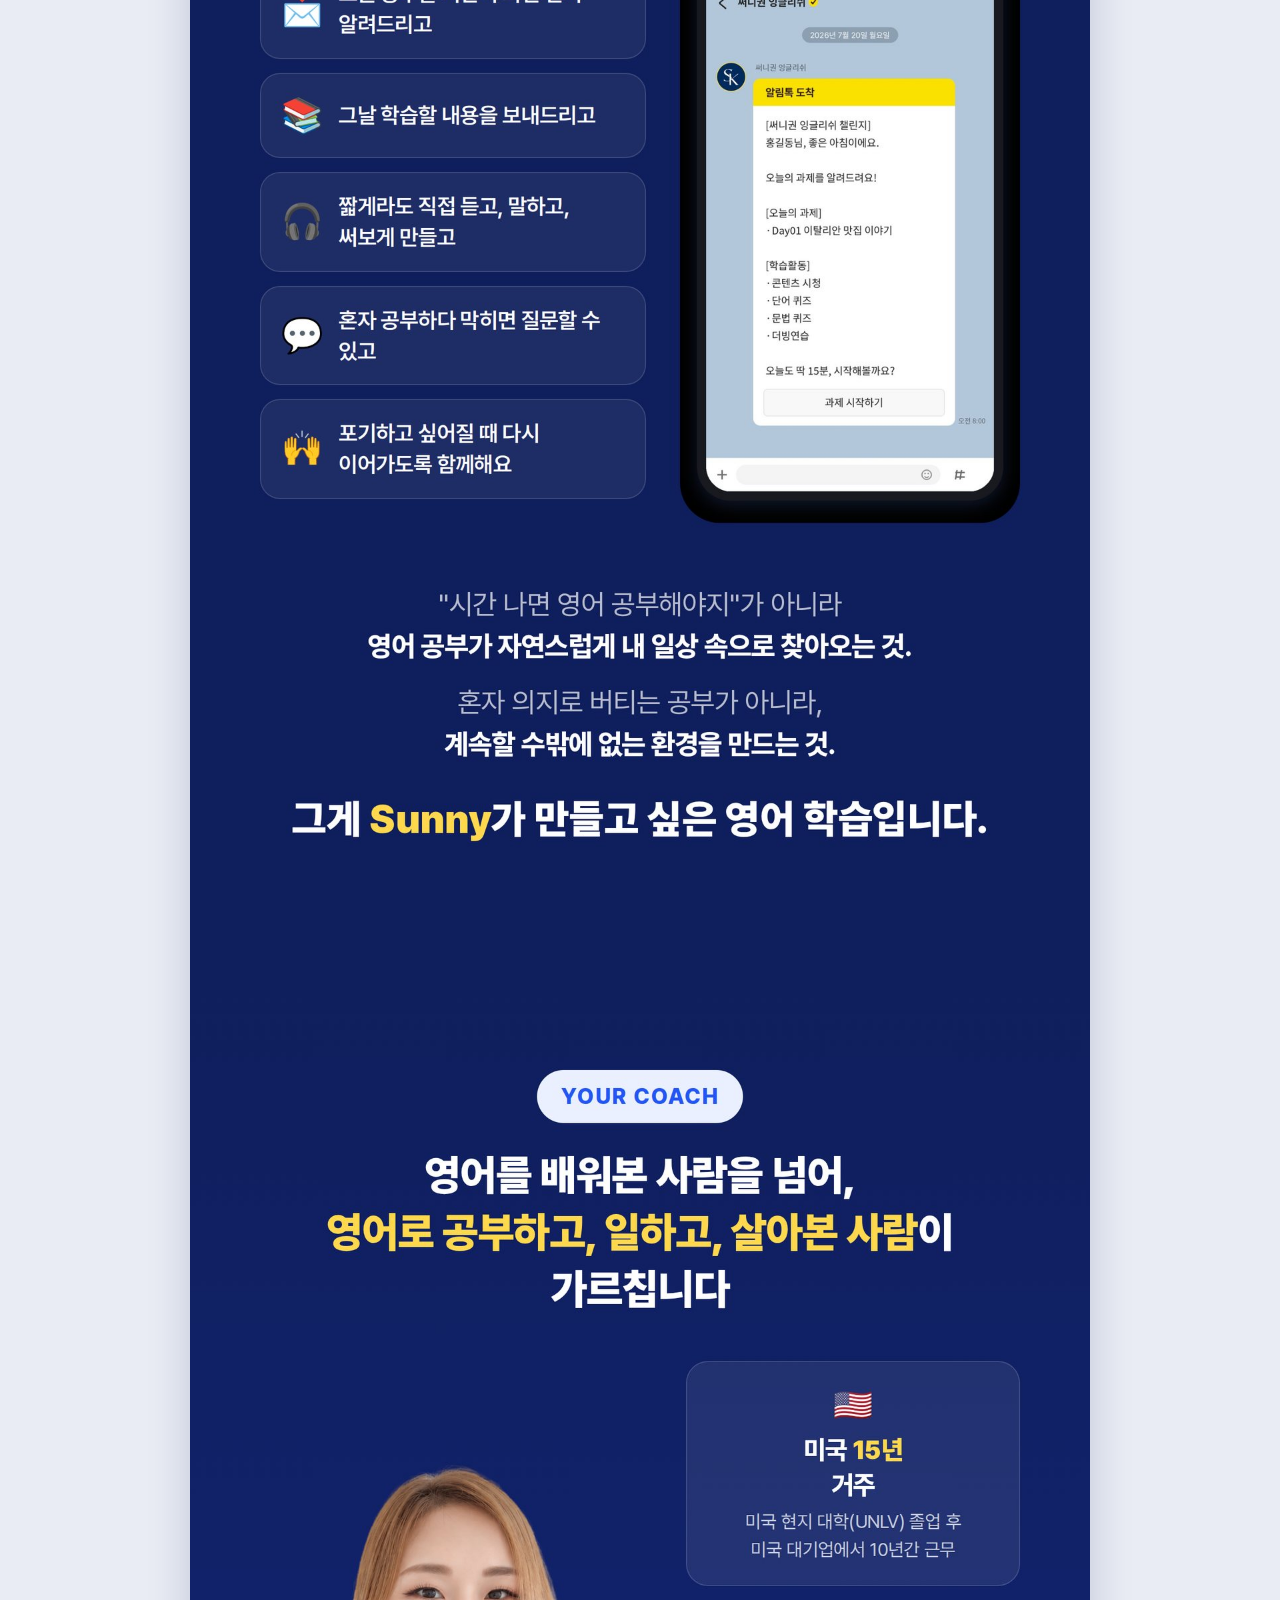
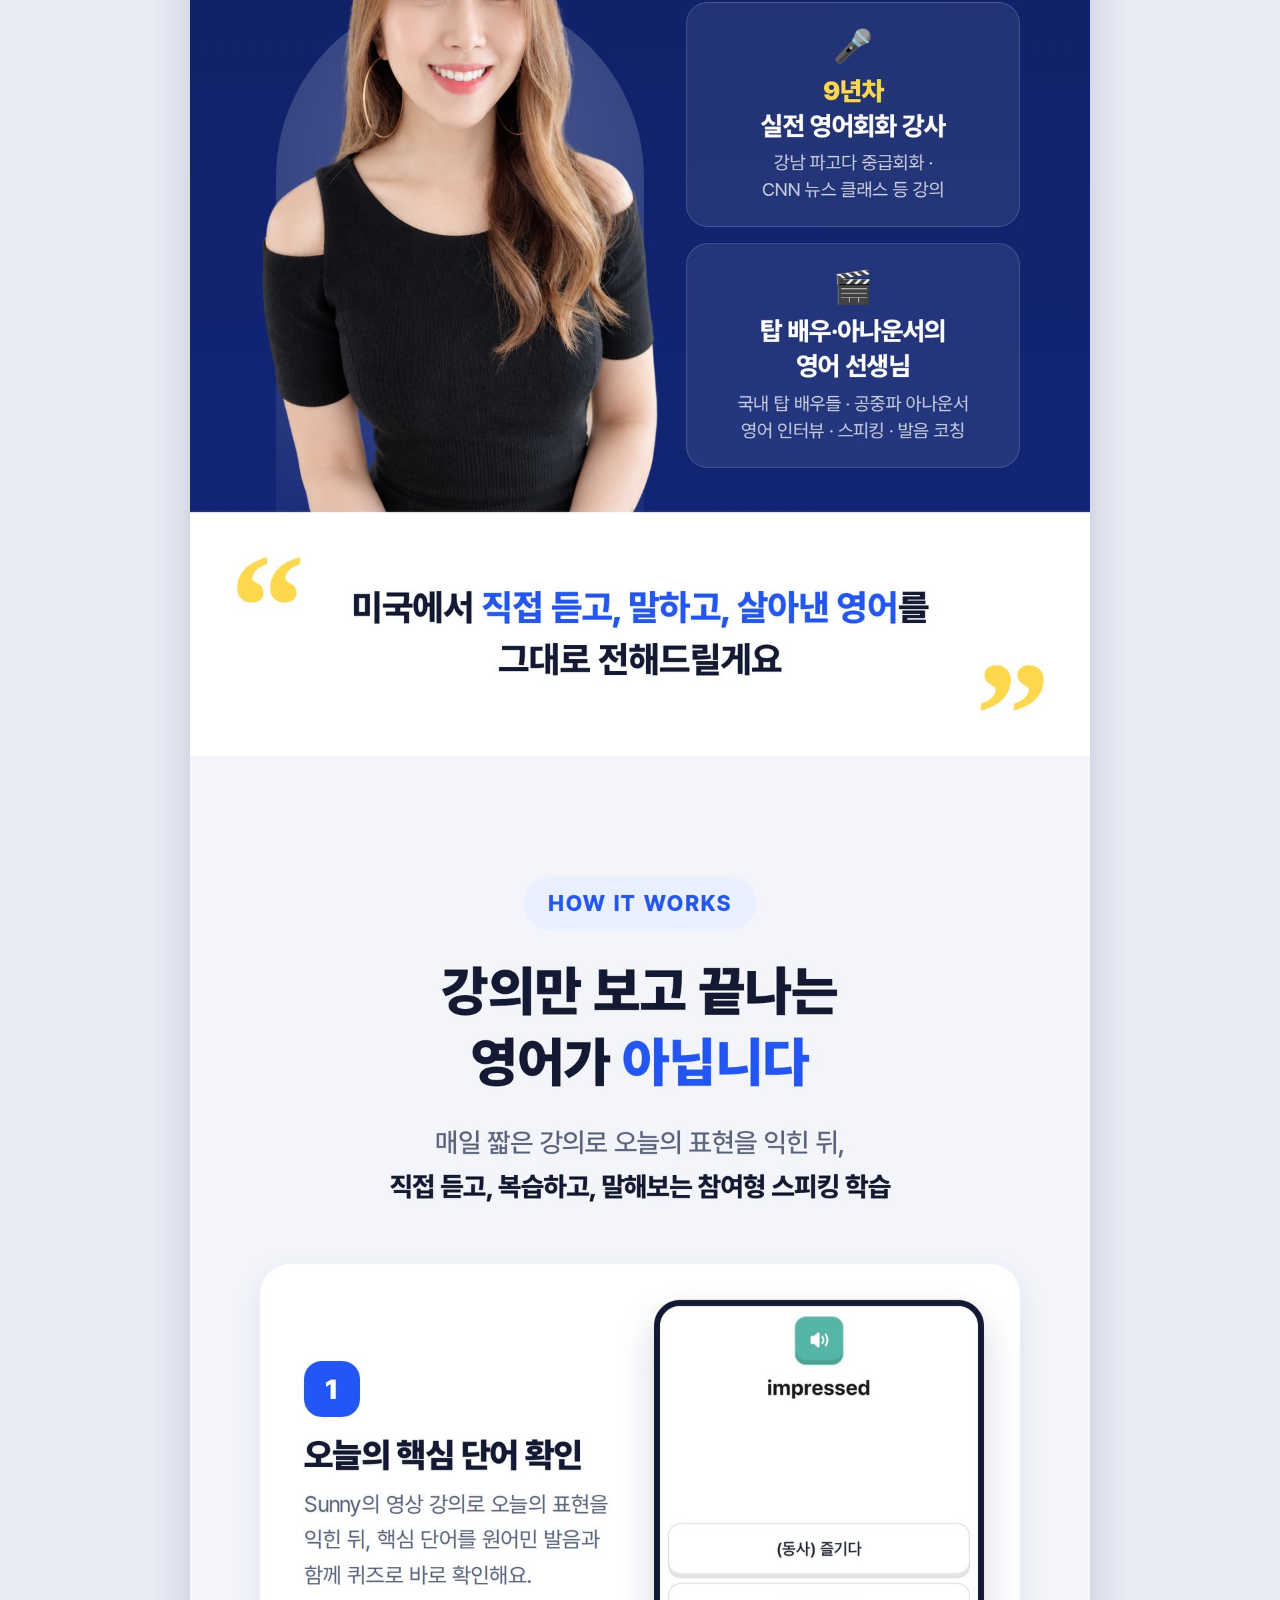
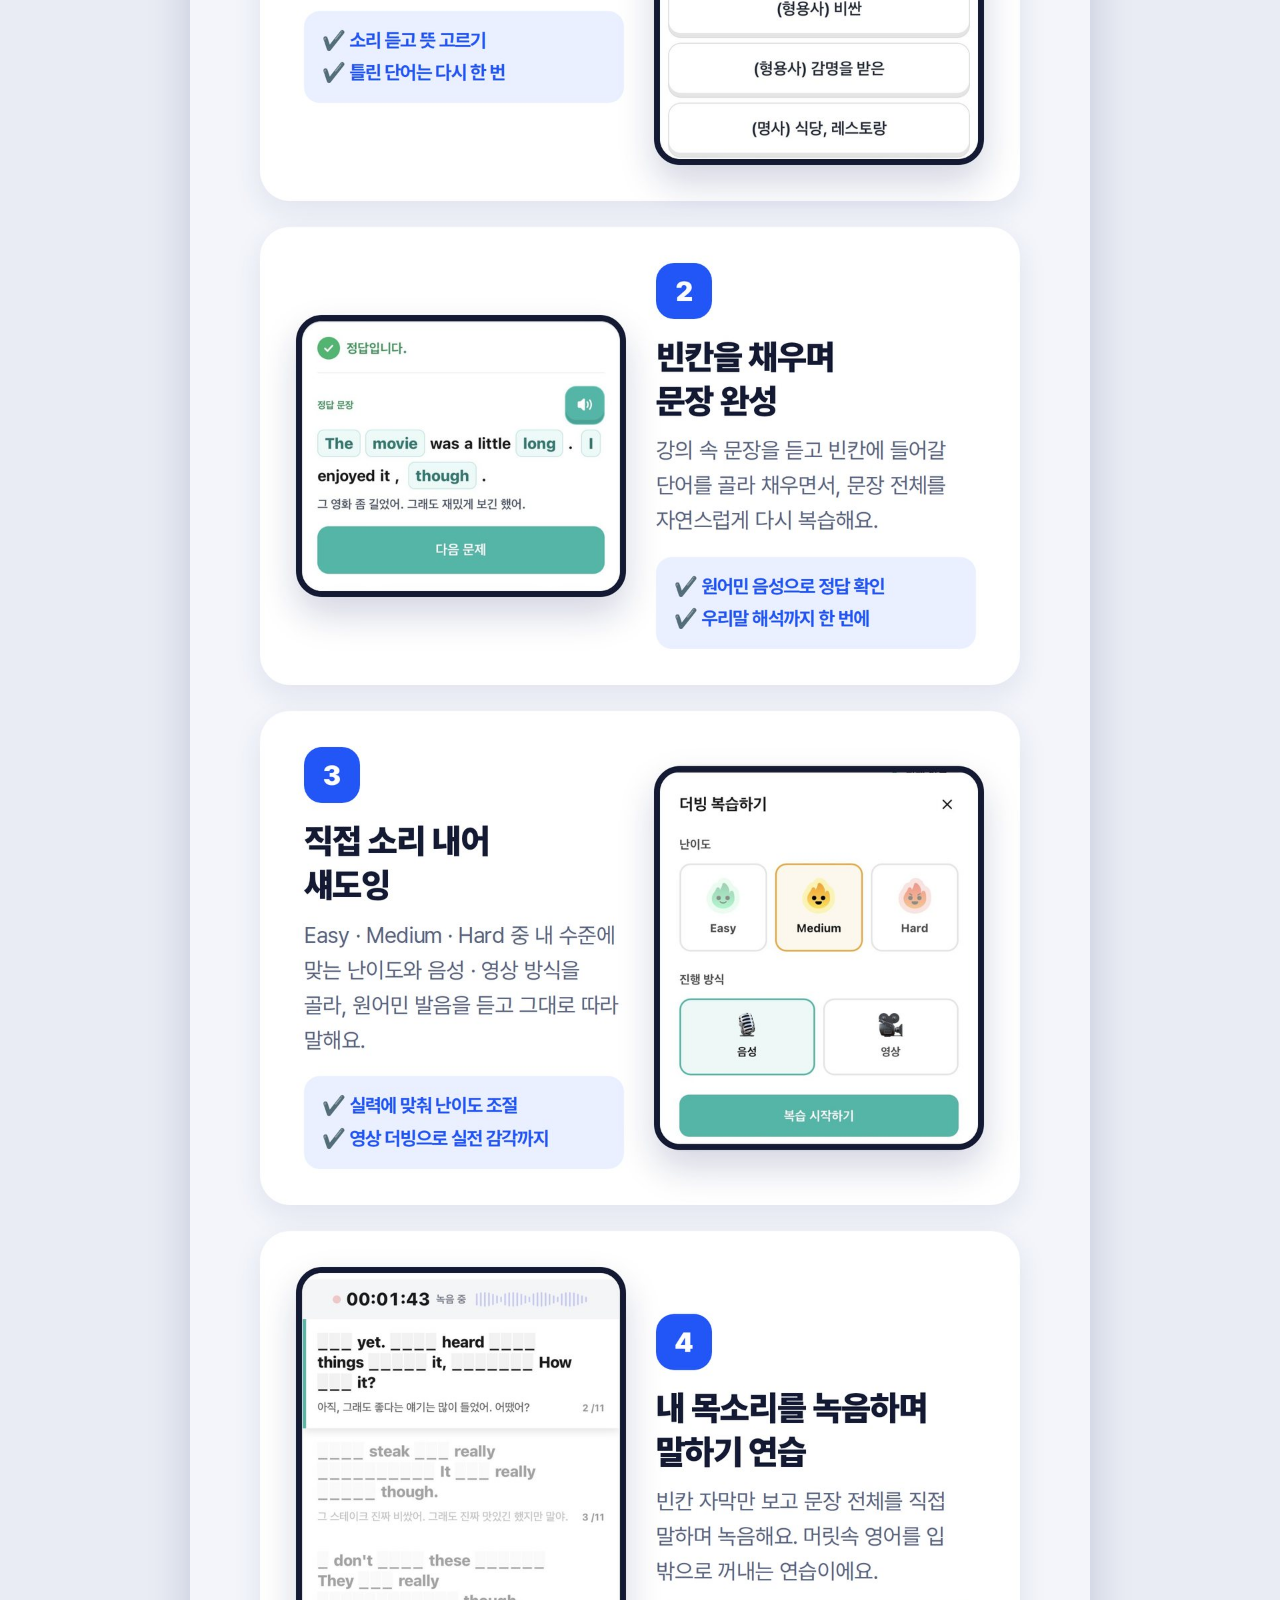
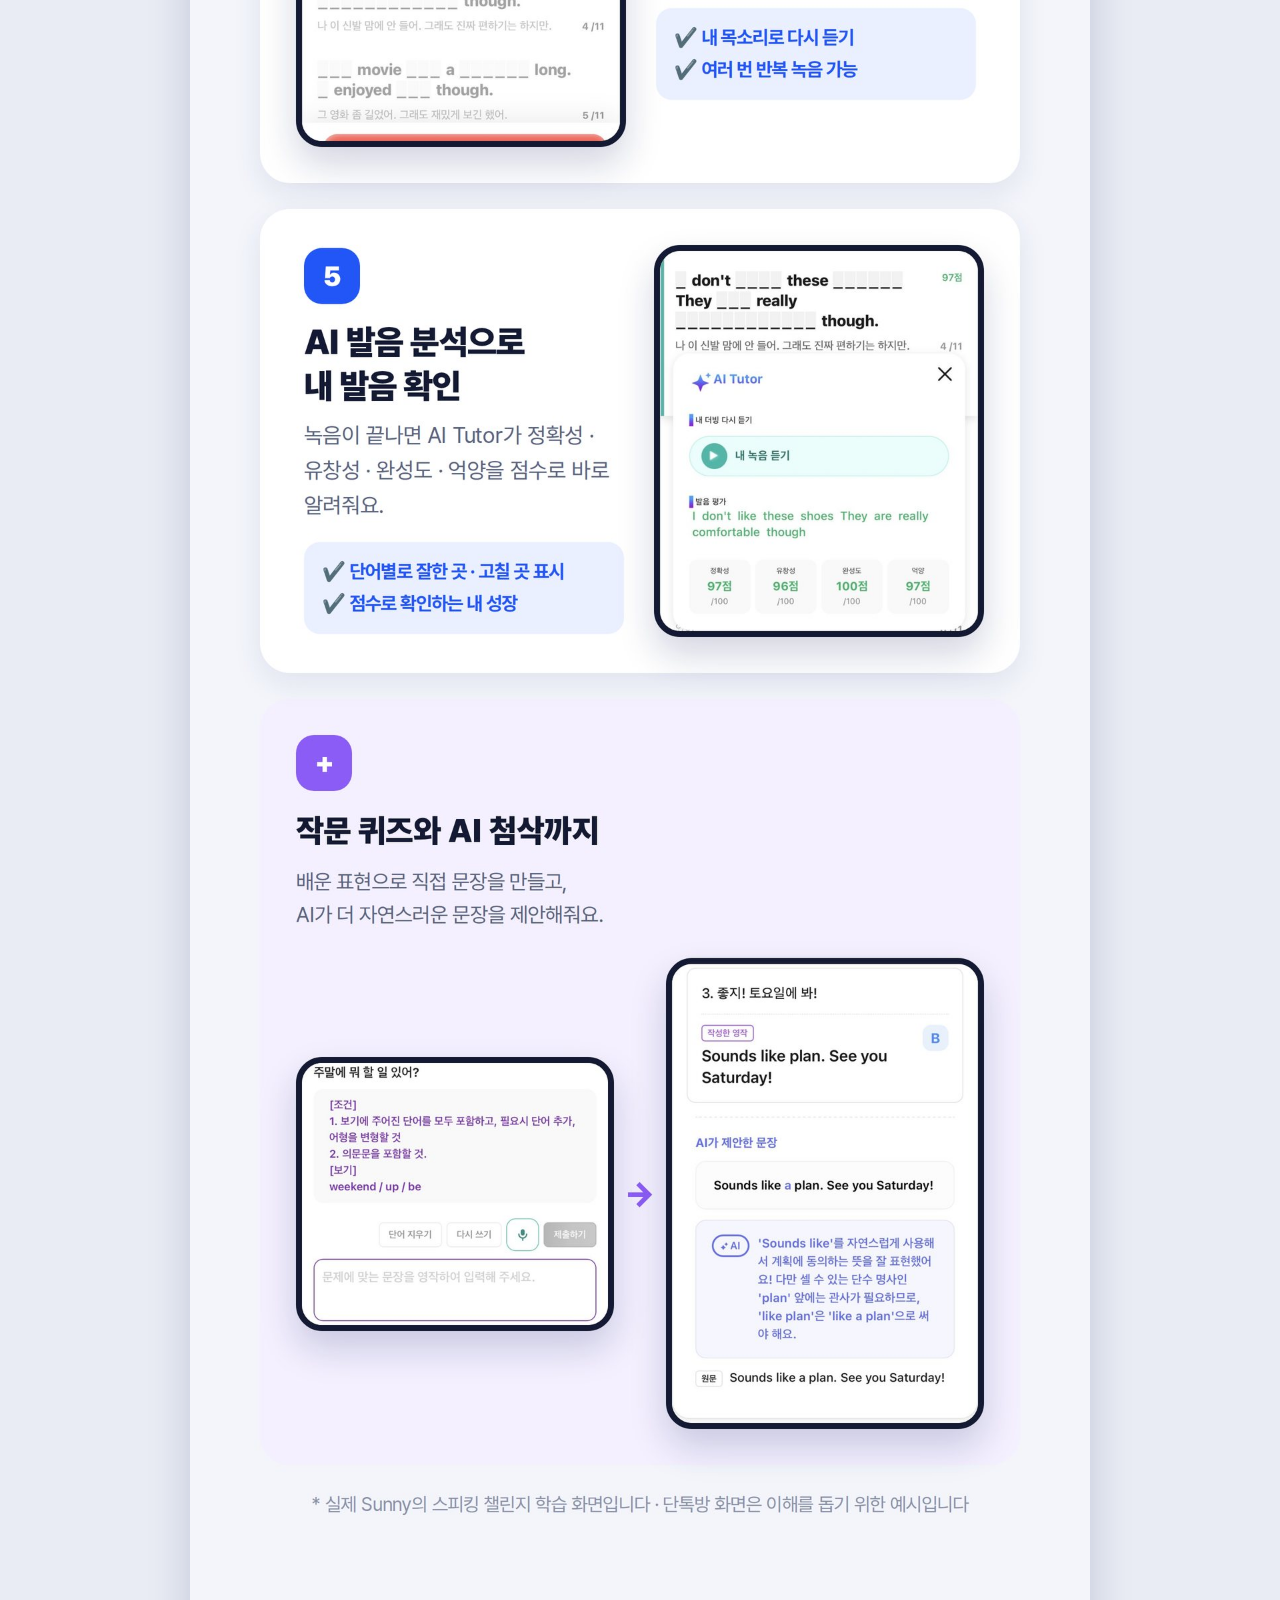
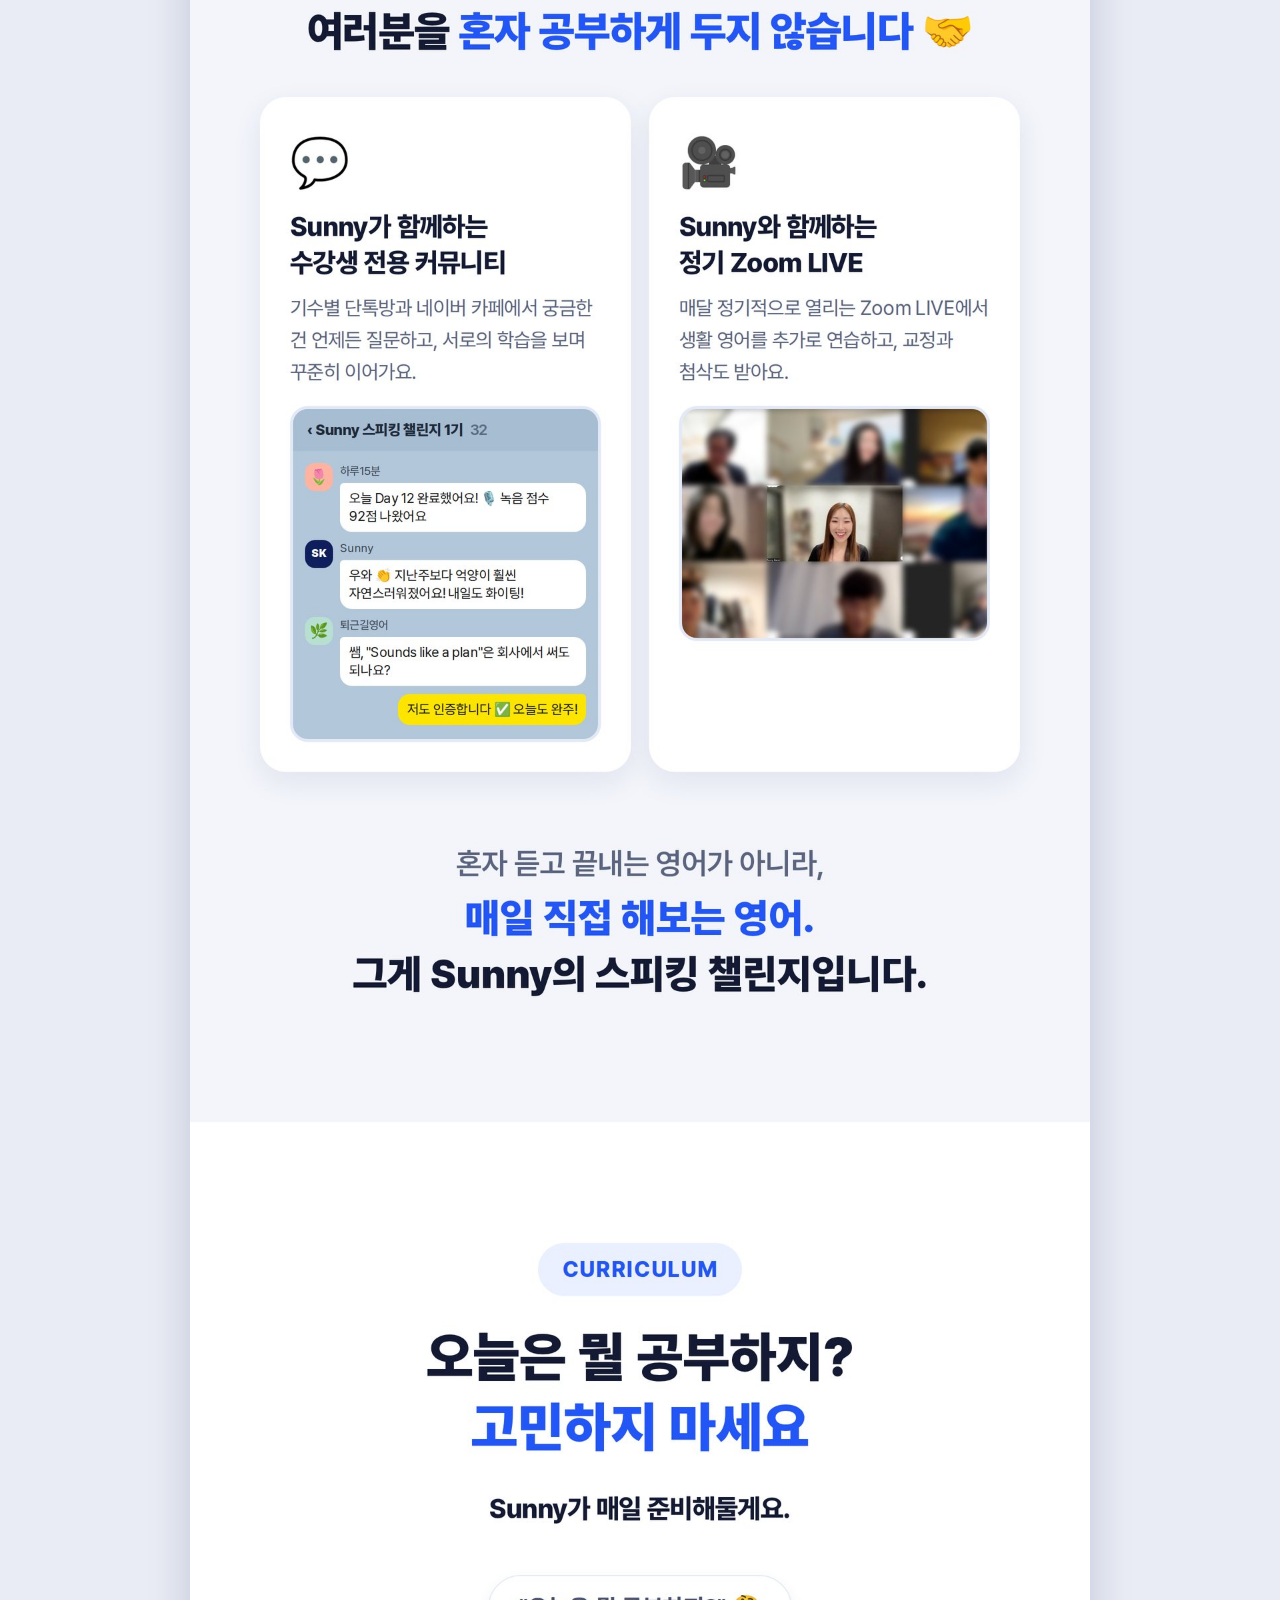
<file: preview 7/index.html>
<!doctype html><html lang="ko"><head><meta charset="utf-8"><meta name="viewport" content="width=device-width,initial-scale=1"><title>Sunny의 스피킹 챌린지 시안</title>
<style>
:root{--bg:#E9ECF4;--fg:#141A33;--mute:#5B6480;--bar:#0F1E5C}
@media (prefers-color-scheme: dark){:root:not([data-theme="light"]){--bg:#10142A;--fg:#E8EBF5;--mute:#9AA3C0;color-scheme:dark}}
:root[data-theme="dark"]{--bg:#10142A;--fg:#E8EBF5;--mute:#9AA3C0;color-scheme:dark}
body{background:var(--bg);color:var(--fg);font-family:-apple-system,BlinkMacSystemFont,"Apple SD Gothic Neo","Malgun Gothic",sans-serif;margin:0}
header{max-width:900px;margin:0 auto;padding:20px 16px 14px;display:flex;flex-wrap:wrap;gap:6px 14px;align-items:baseline;justify-content:space-between}
header b{font-size:17px}
header span{font-size:13px;color:var(--mute)}
main{max-width:900px;margin:0 auto 40px;box-shadow:0 10px 40px rgba(15,30,92,.18);background:#fff}
main img{display:block;width:100%;height:auto}
</style></head><body>
<header><b>Sunny의 스피킹 챌린지 · 상세페이지 시안</b><span>가로 900px · 13개 섹션 · 2026.10.03 수정본 5</span></header>
<main>
<img src="img/s01.jpg" alt="섹션 1" loading="eager">
<img src="img/s02.jpg" alt="섹션 2" loading="eager">
<img src="img/s03.jpg" alt="섹션 3" loading="lazy">
<img src="img/s04.jpg" alt="섹션 4" loading="lazy">
<img src="img/s05.jpg" alt="섹션 5" loading="lazy">
<img src="img/s06.jpg" alt="섹션 6" loading="lazy">
<img src="img/s07.jpg" alt="섹션 7" loading="lazy">
<img src="img/s08.jpg" alt="섹션 8" loading="lazy">
<img src="img/s09.jpg" alt="섹션 9" loading="lazy">
<img src="img/s10.jpg" alt="섹션 10" loading="lazy">
<img src="img/s11.jpg" alt="섹션 11" loading="lazy">
<img src="img/s12.jpg" alt="섹션 12" loading="lazy">
<img src="img/s13.jpg" alt="섹션 13" loading="lazy">
</main></body></html>
</file>
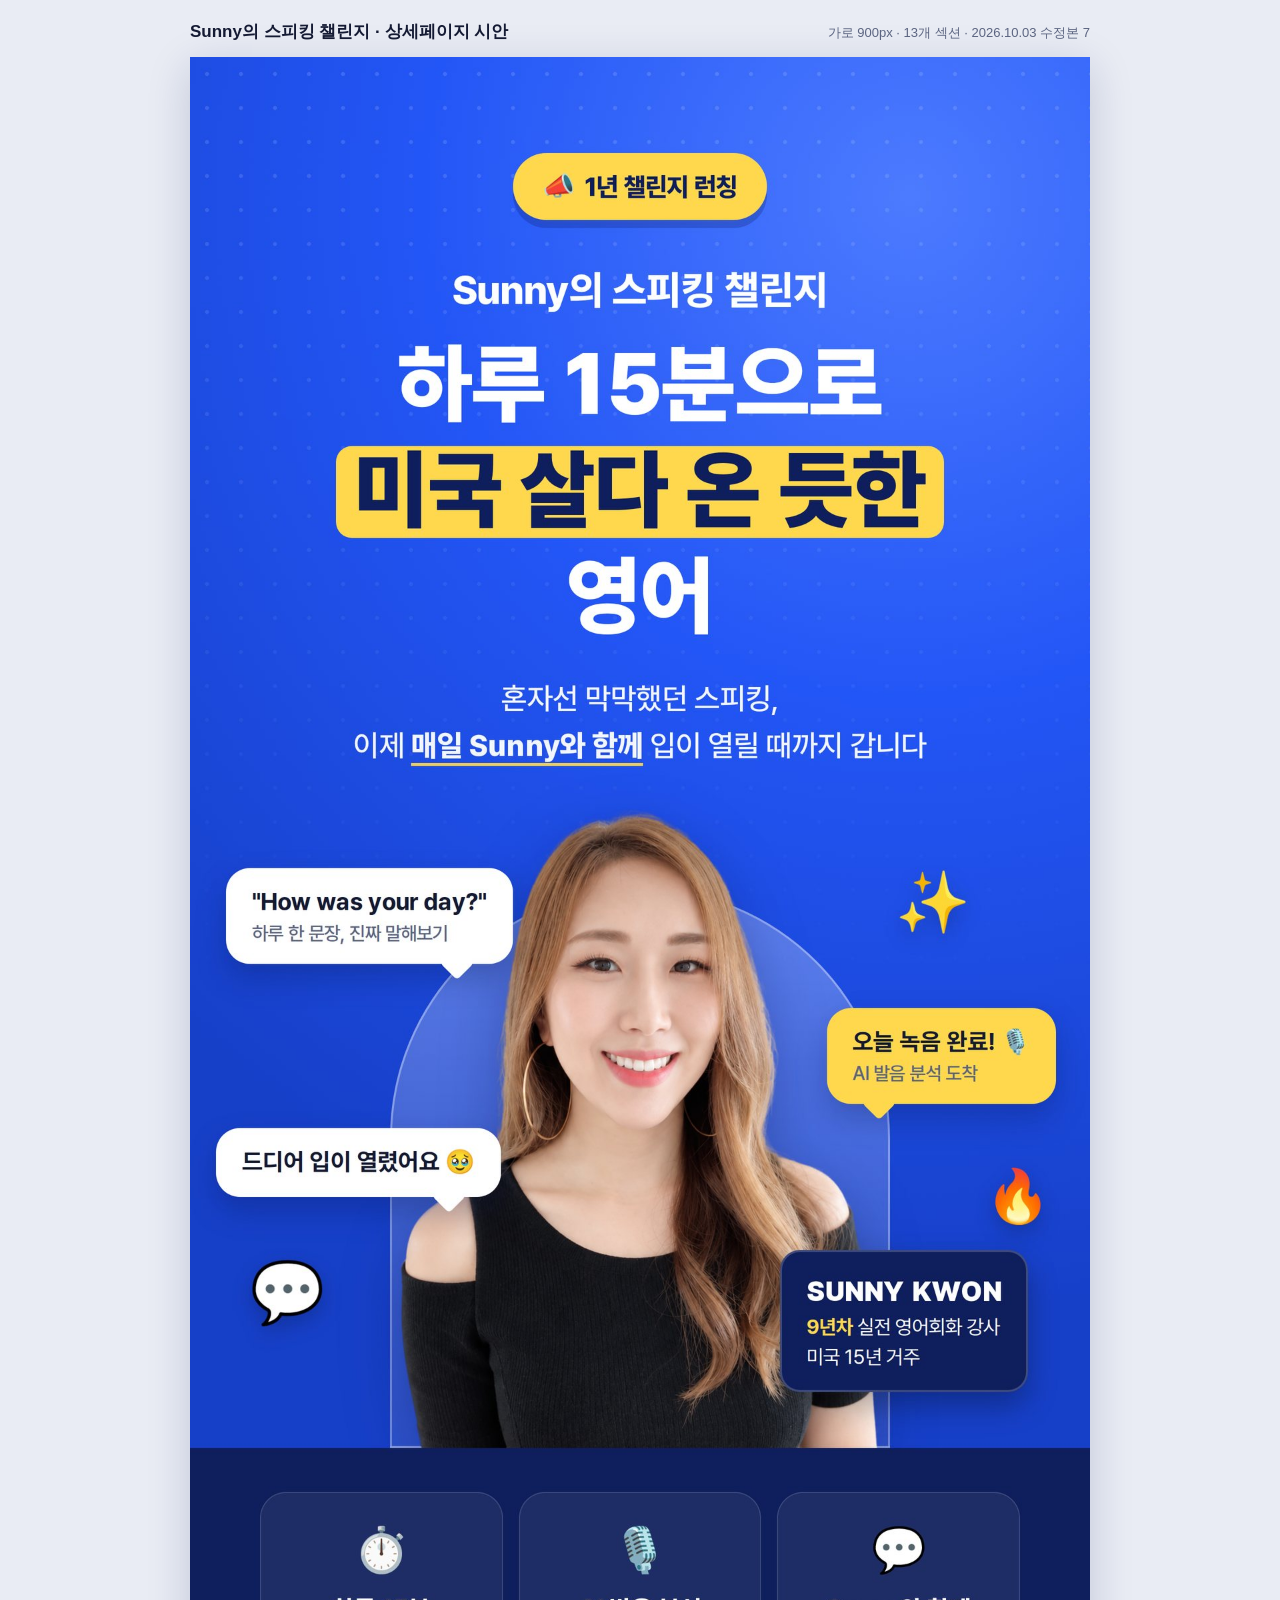
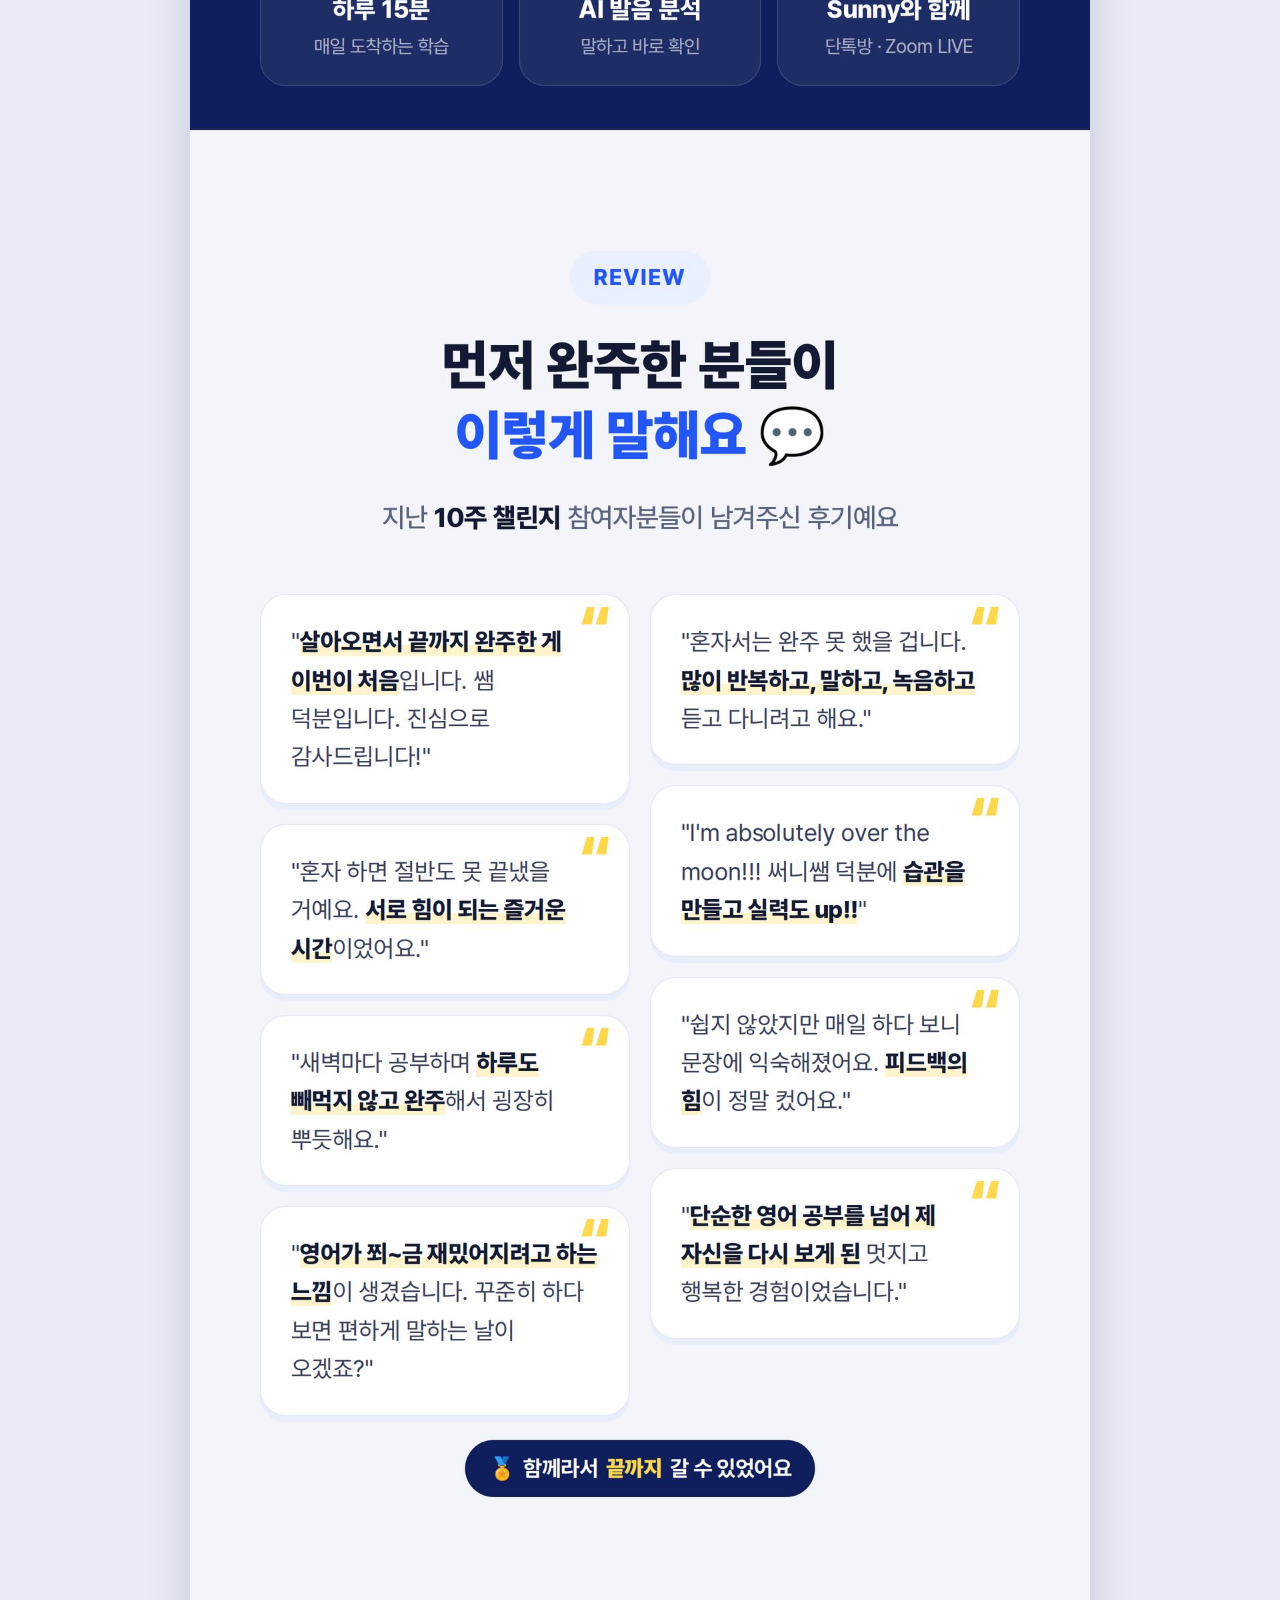
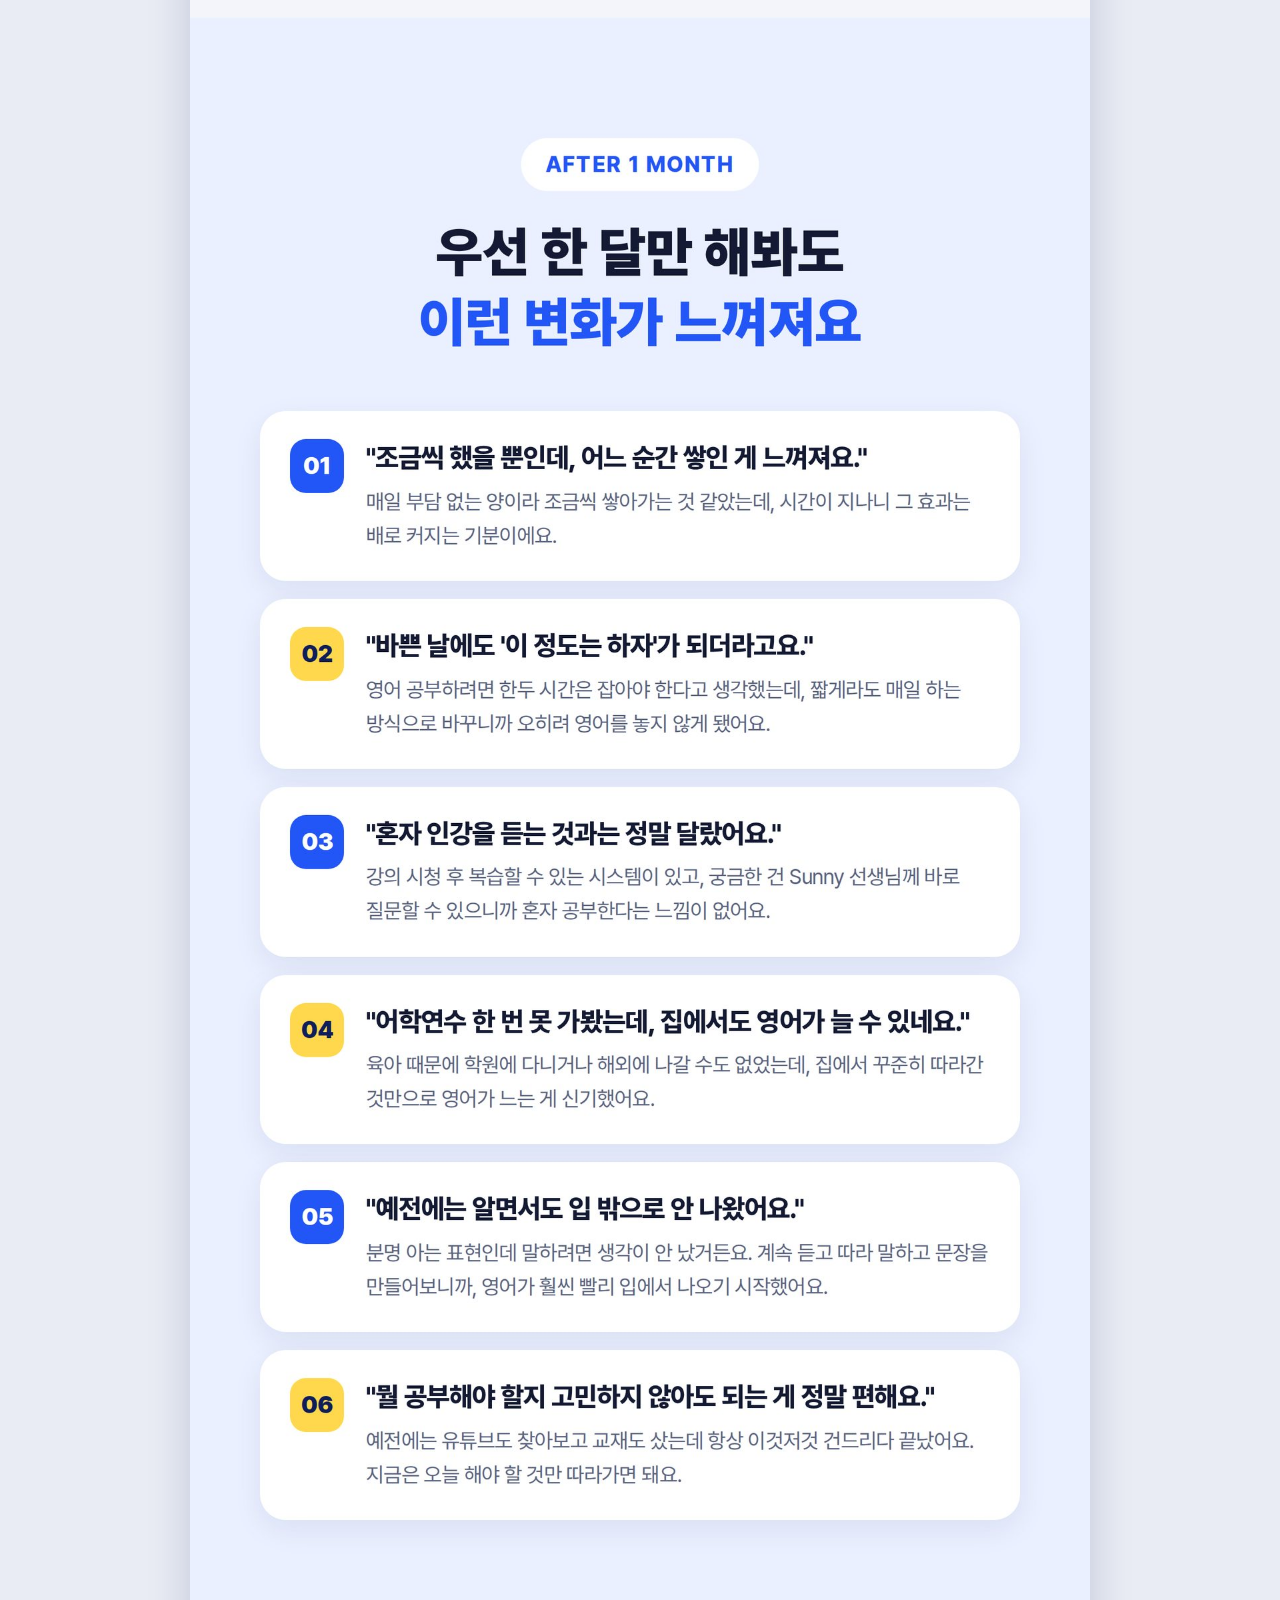
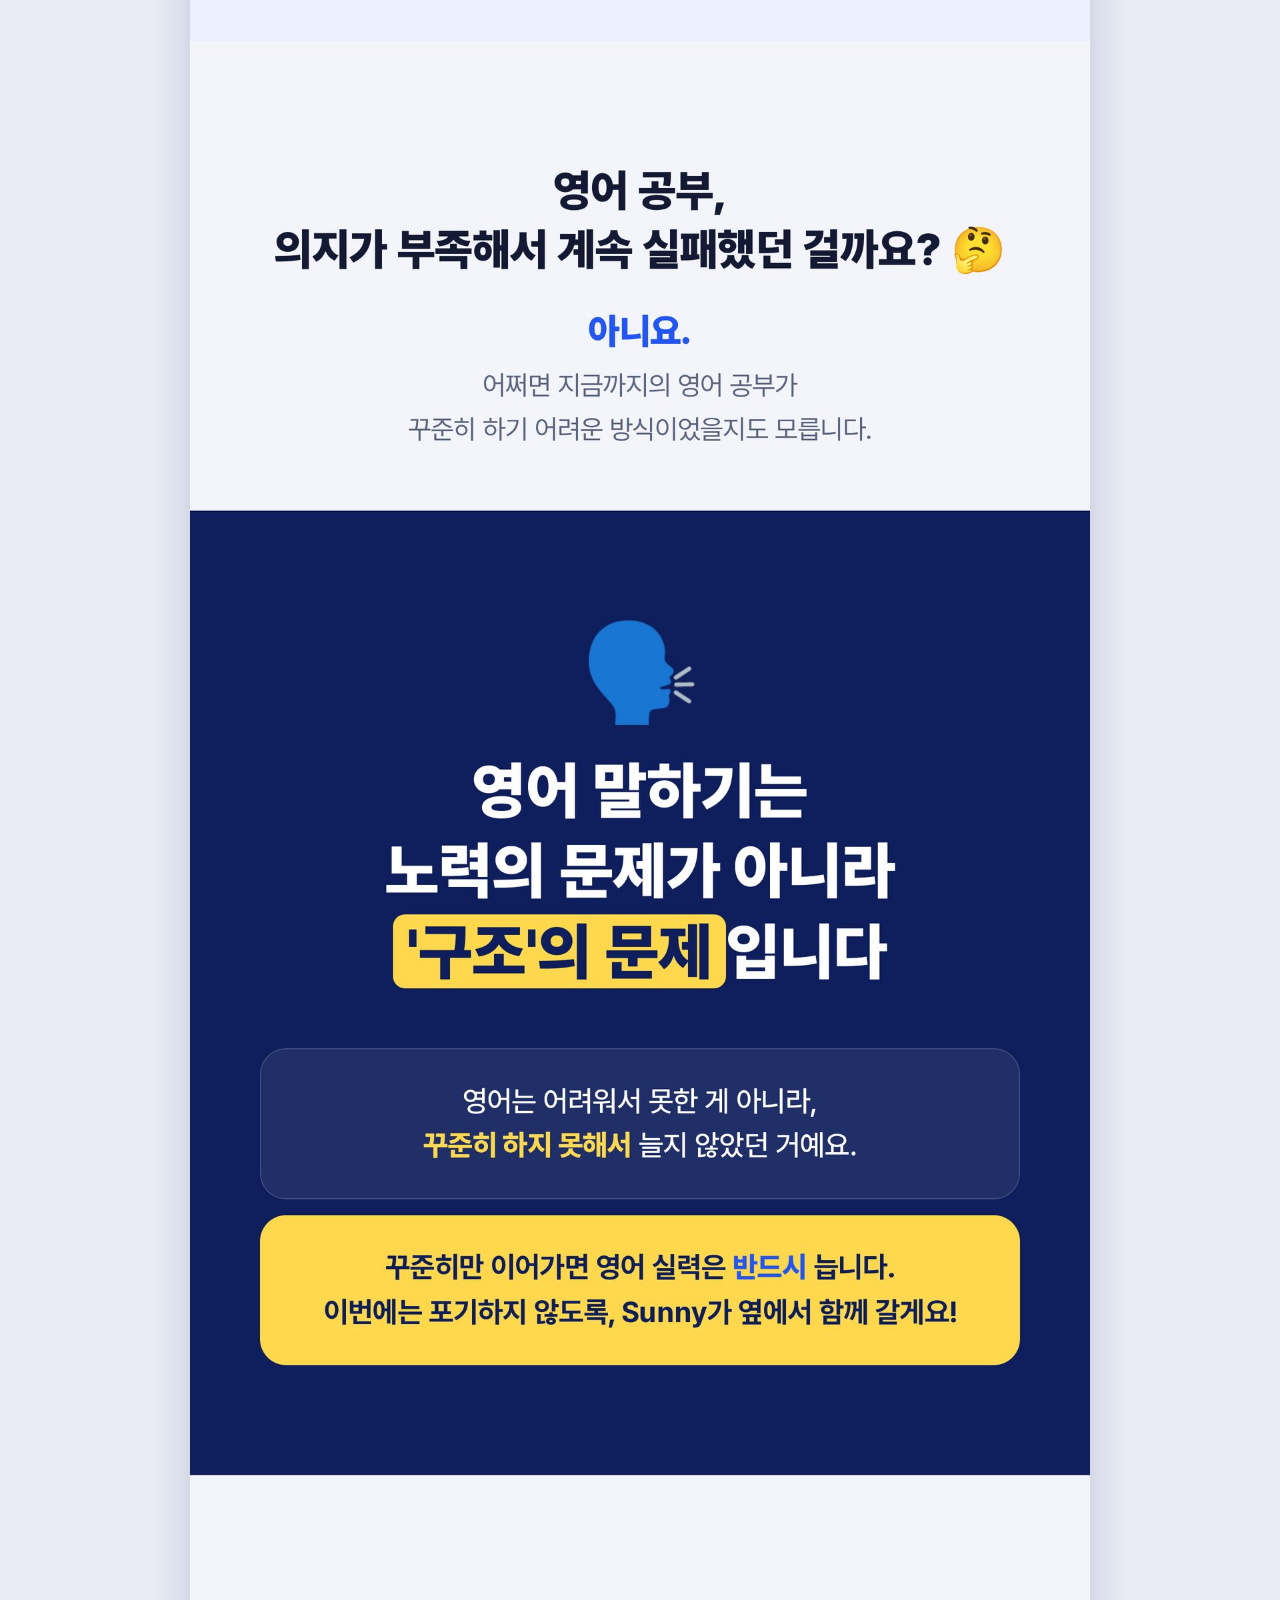
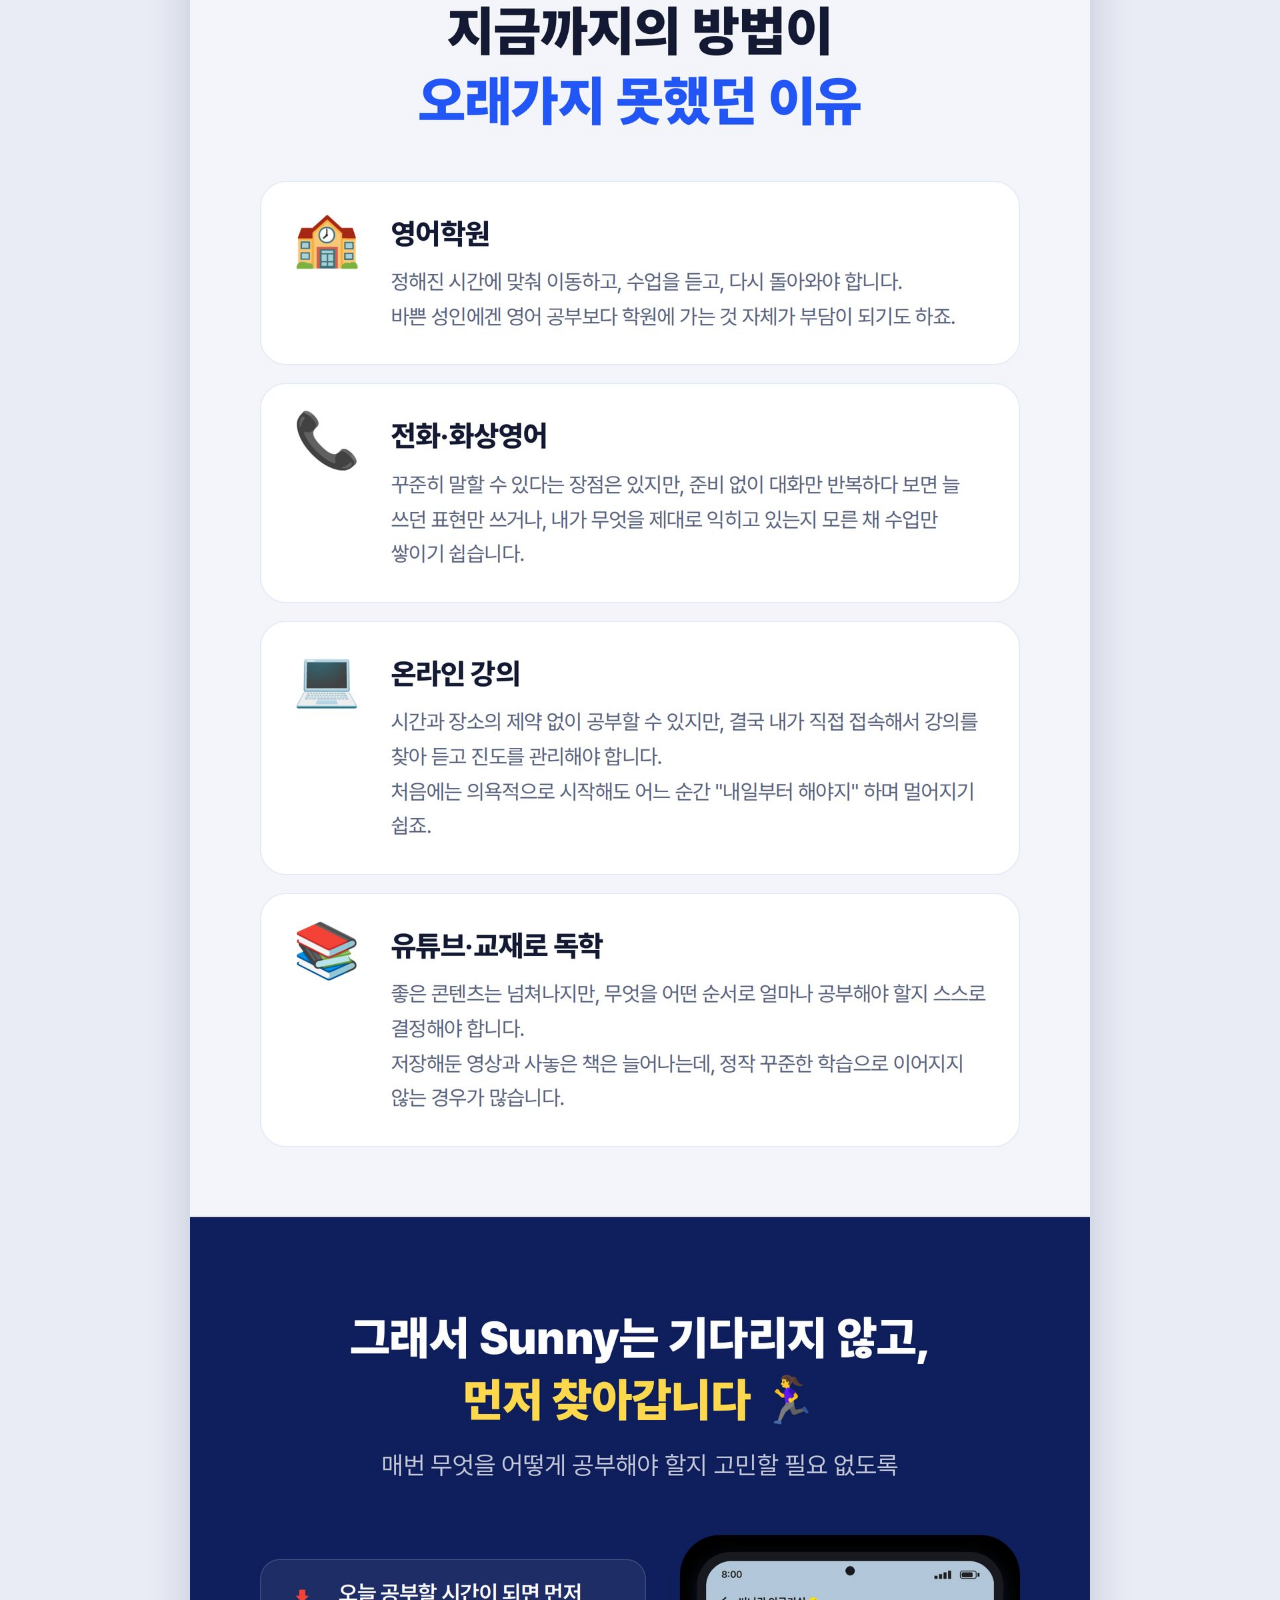
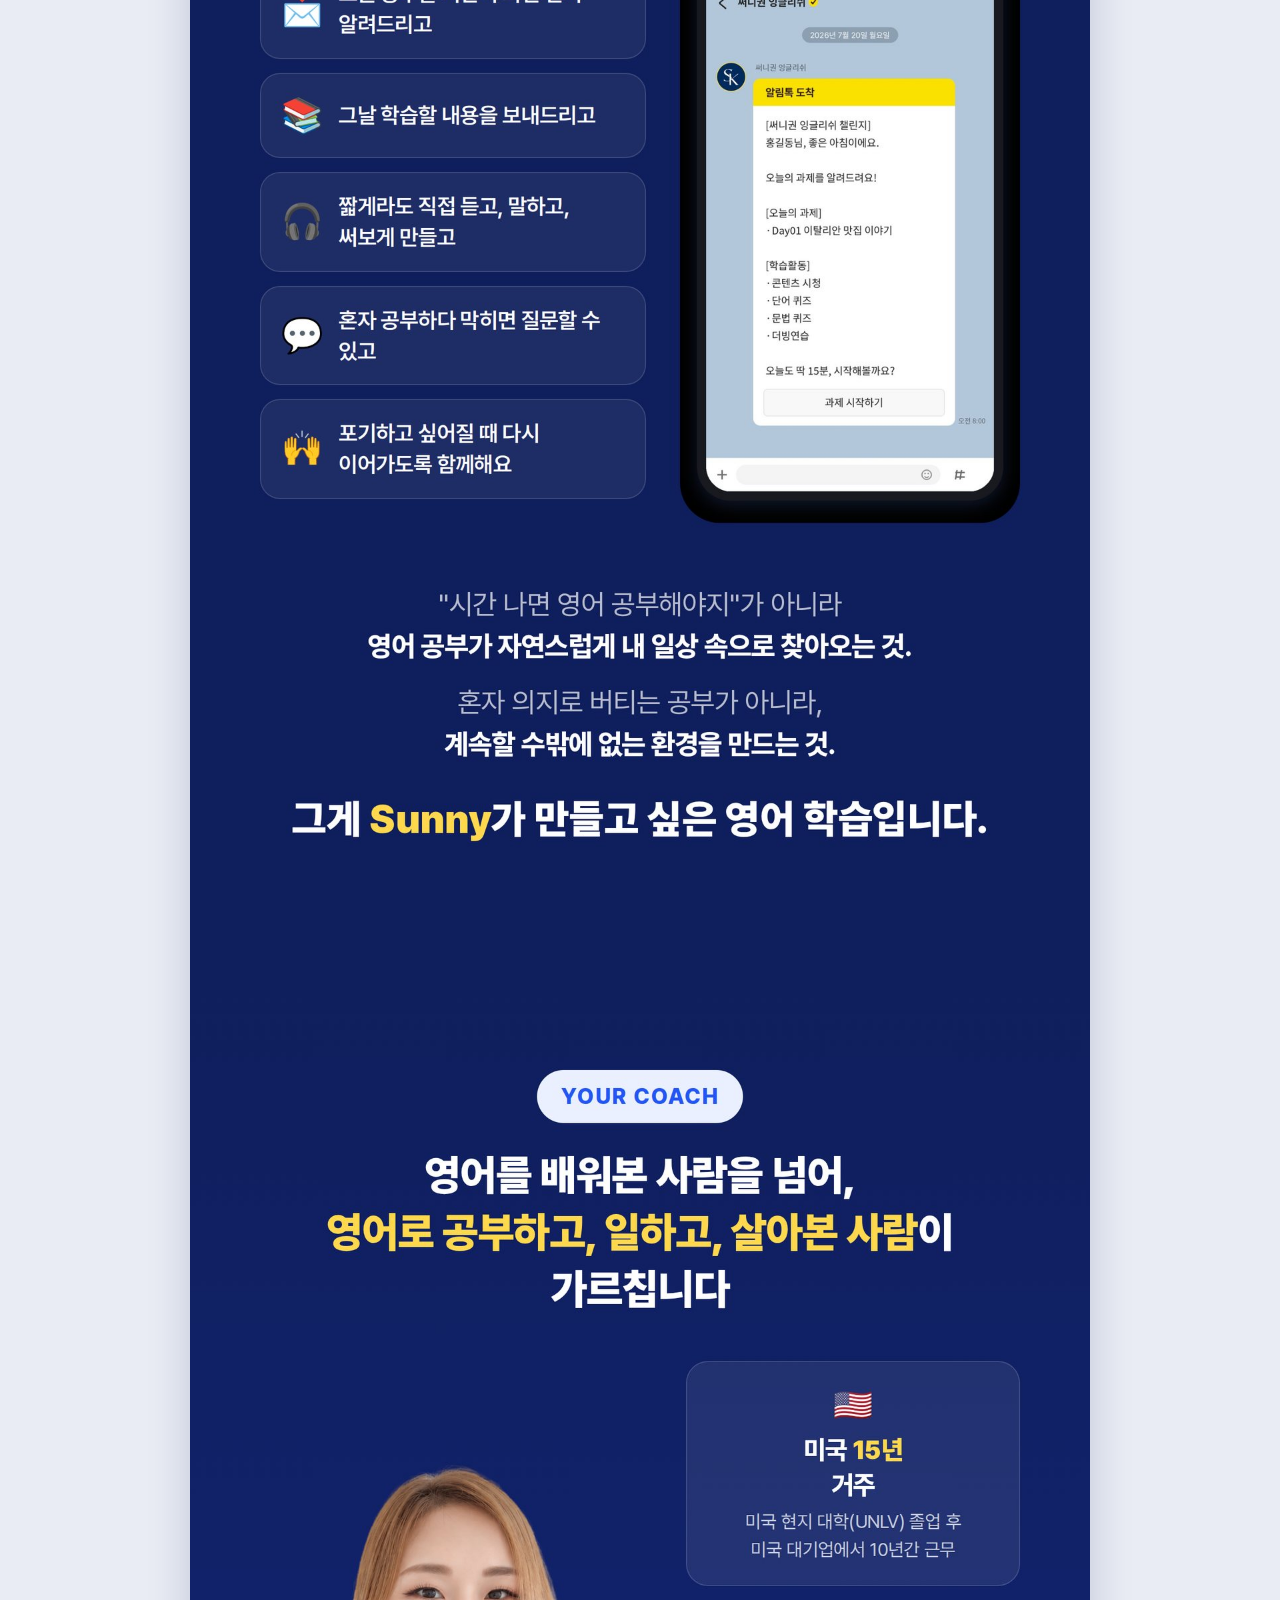
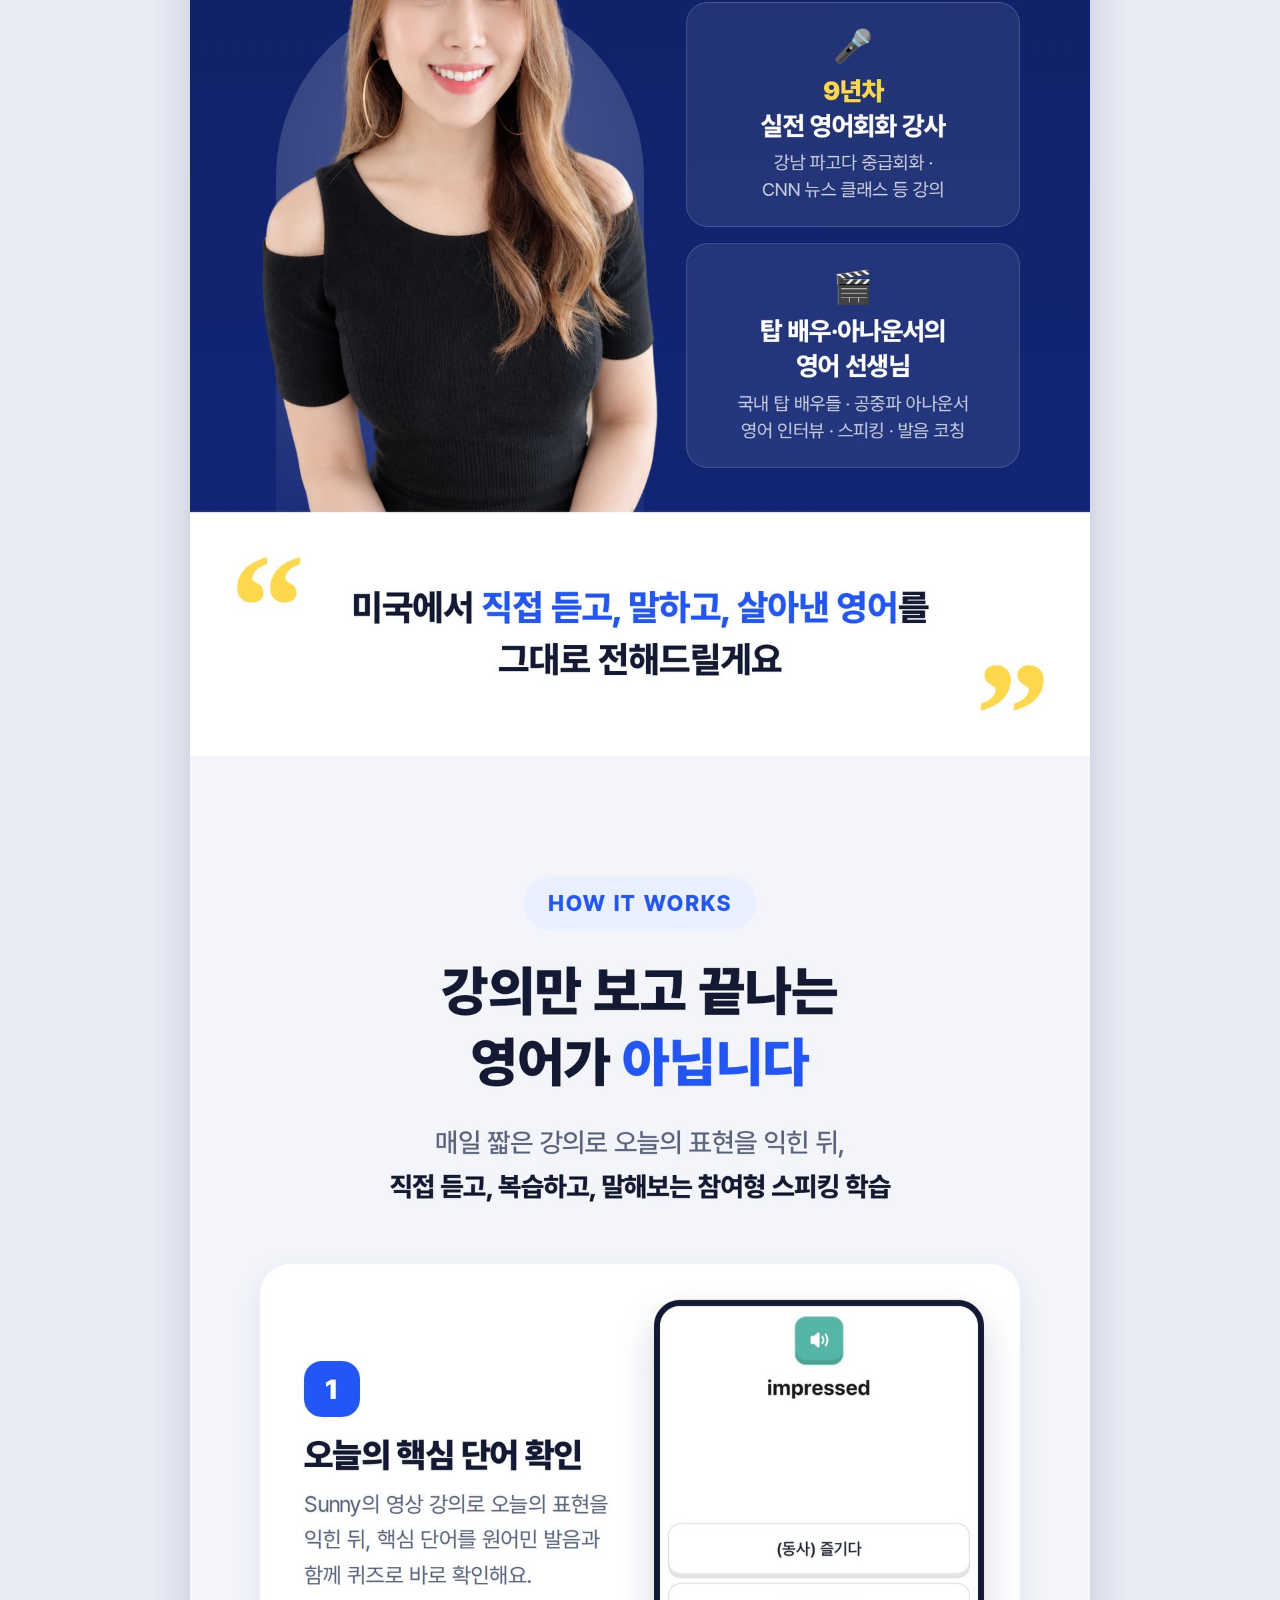
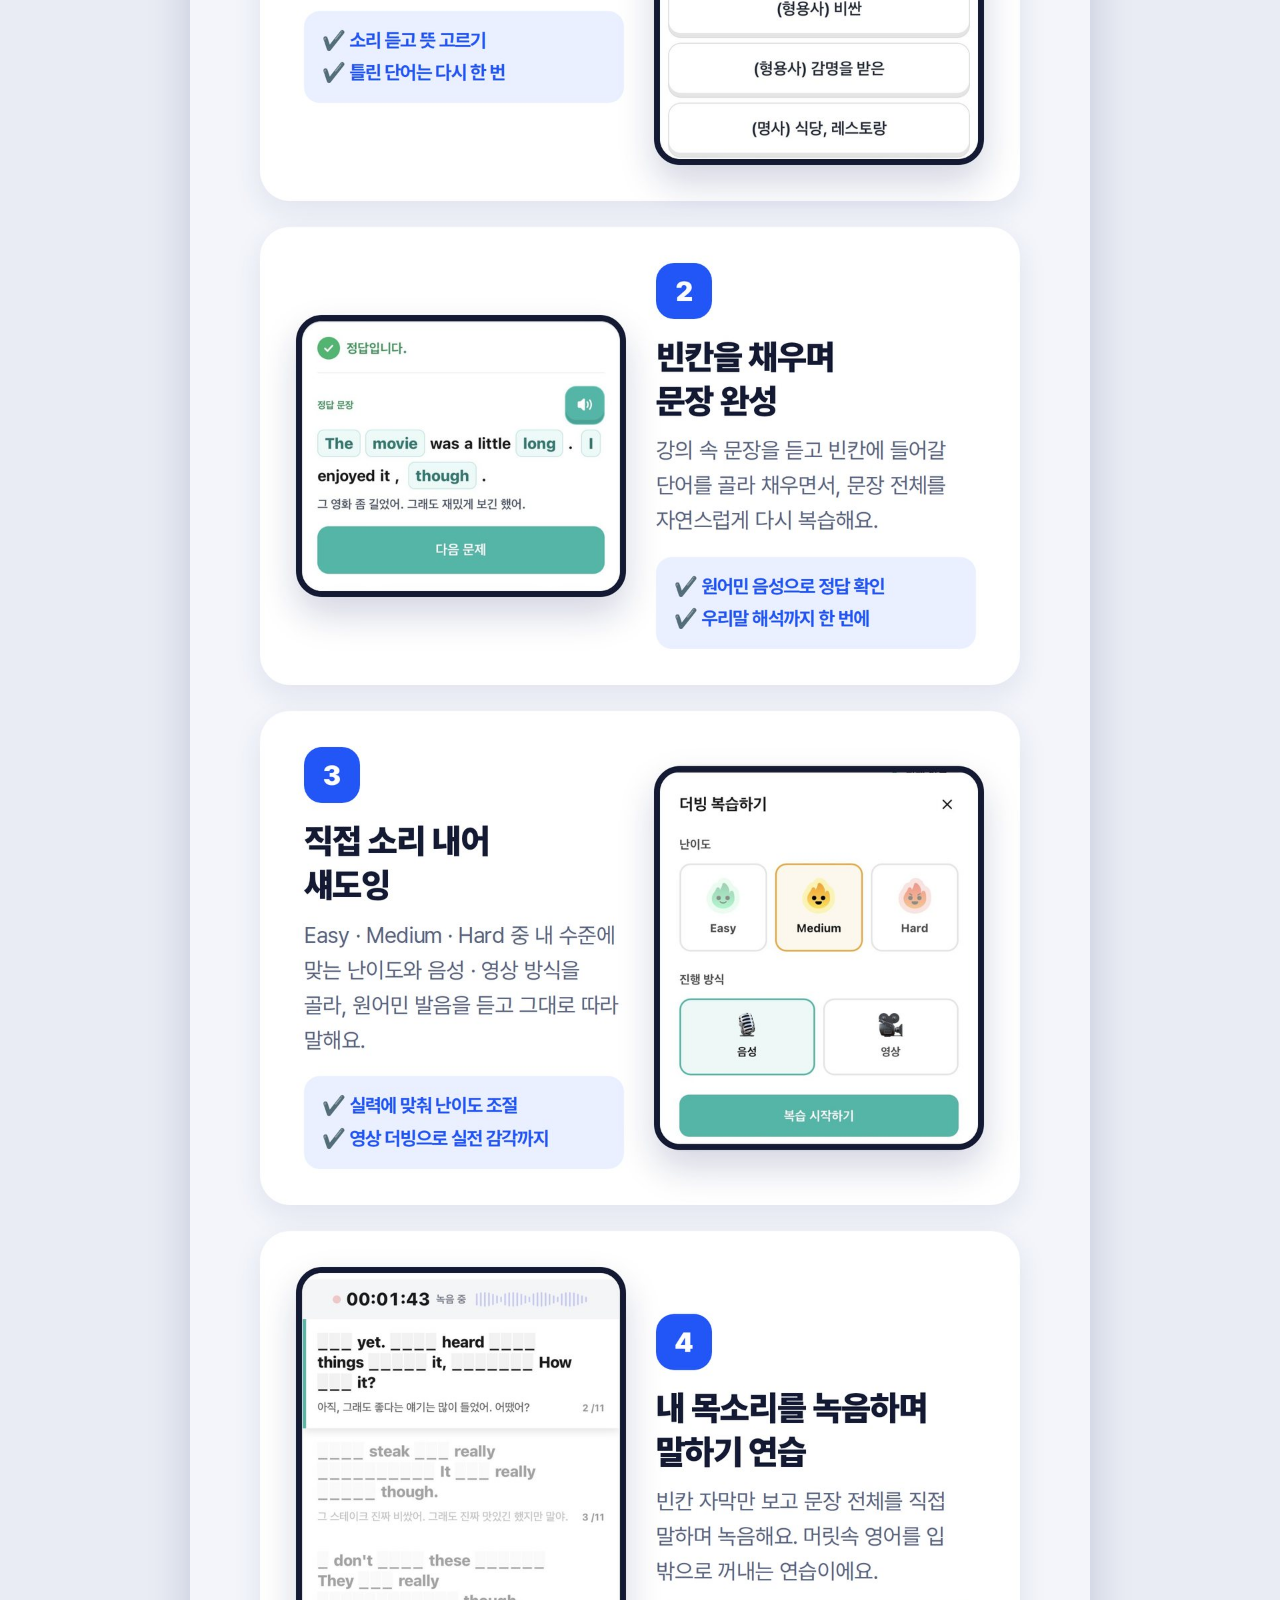
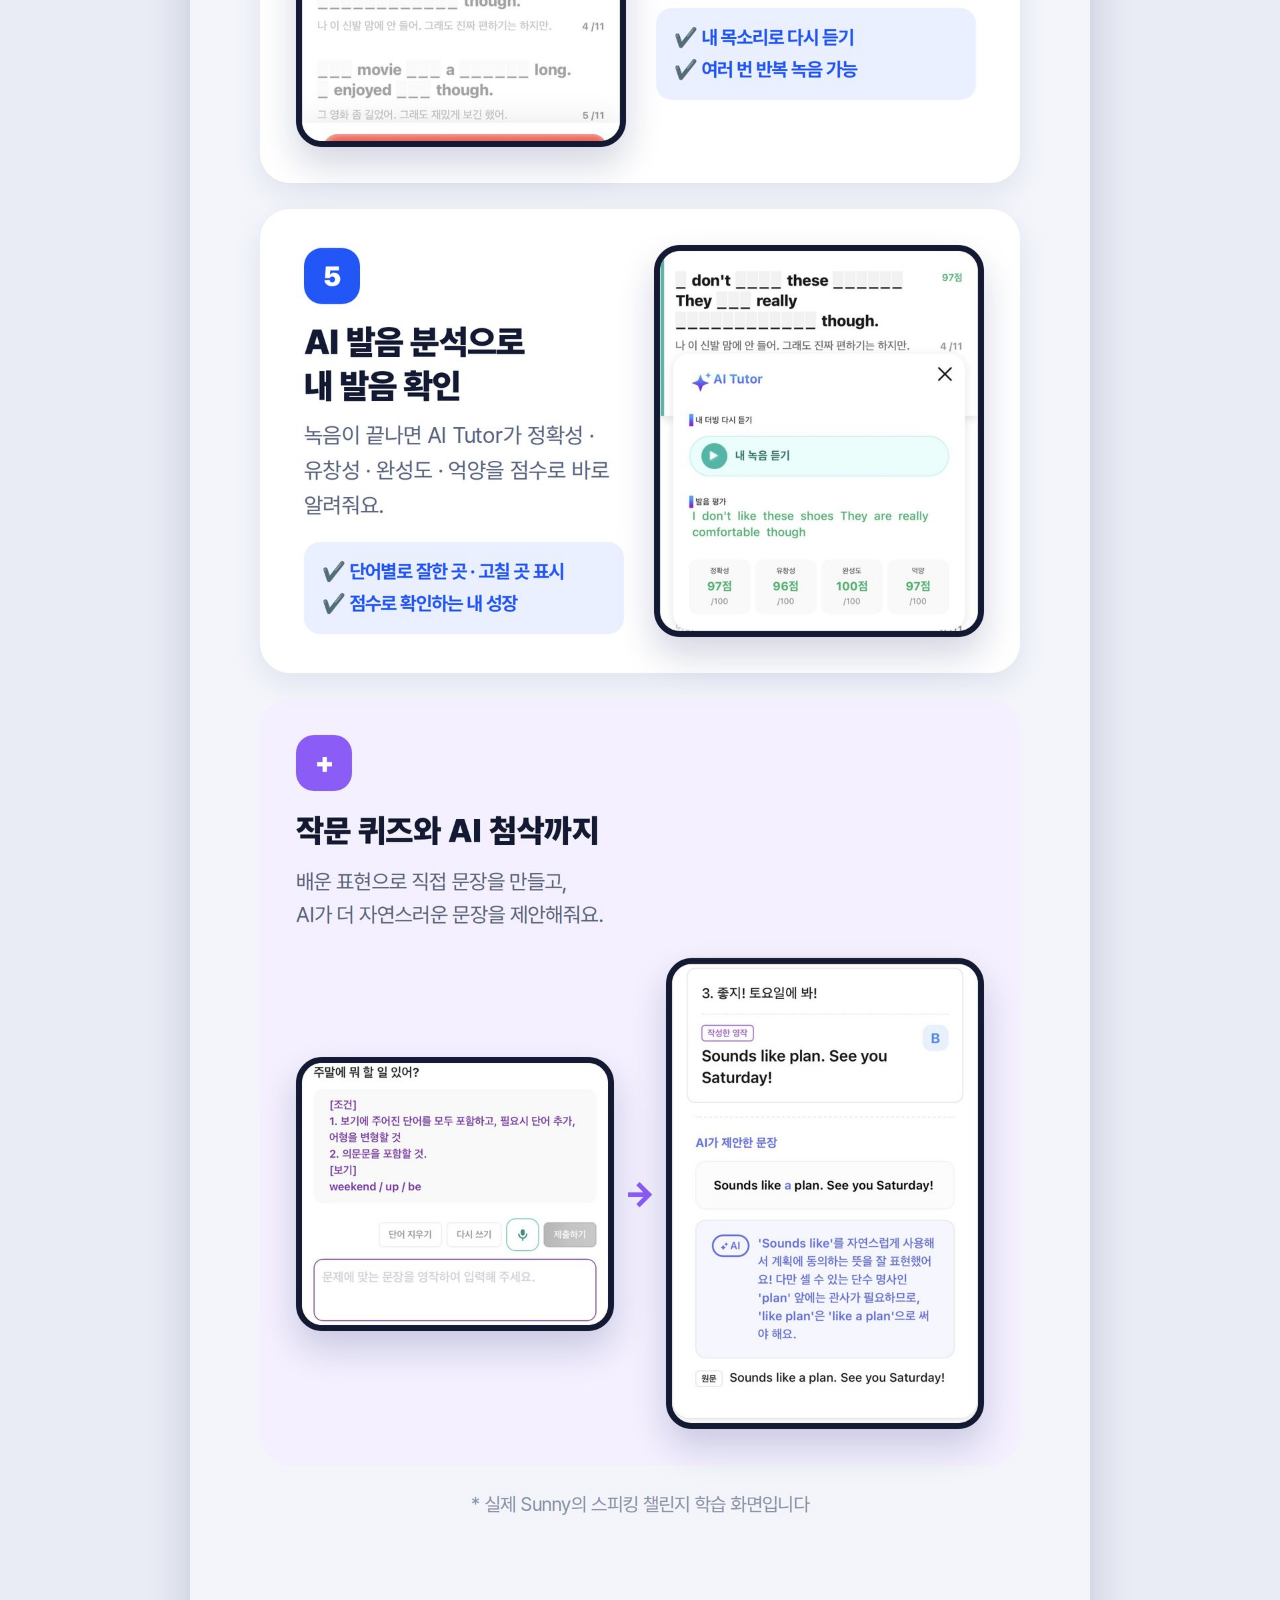
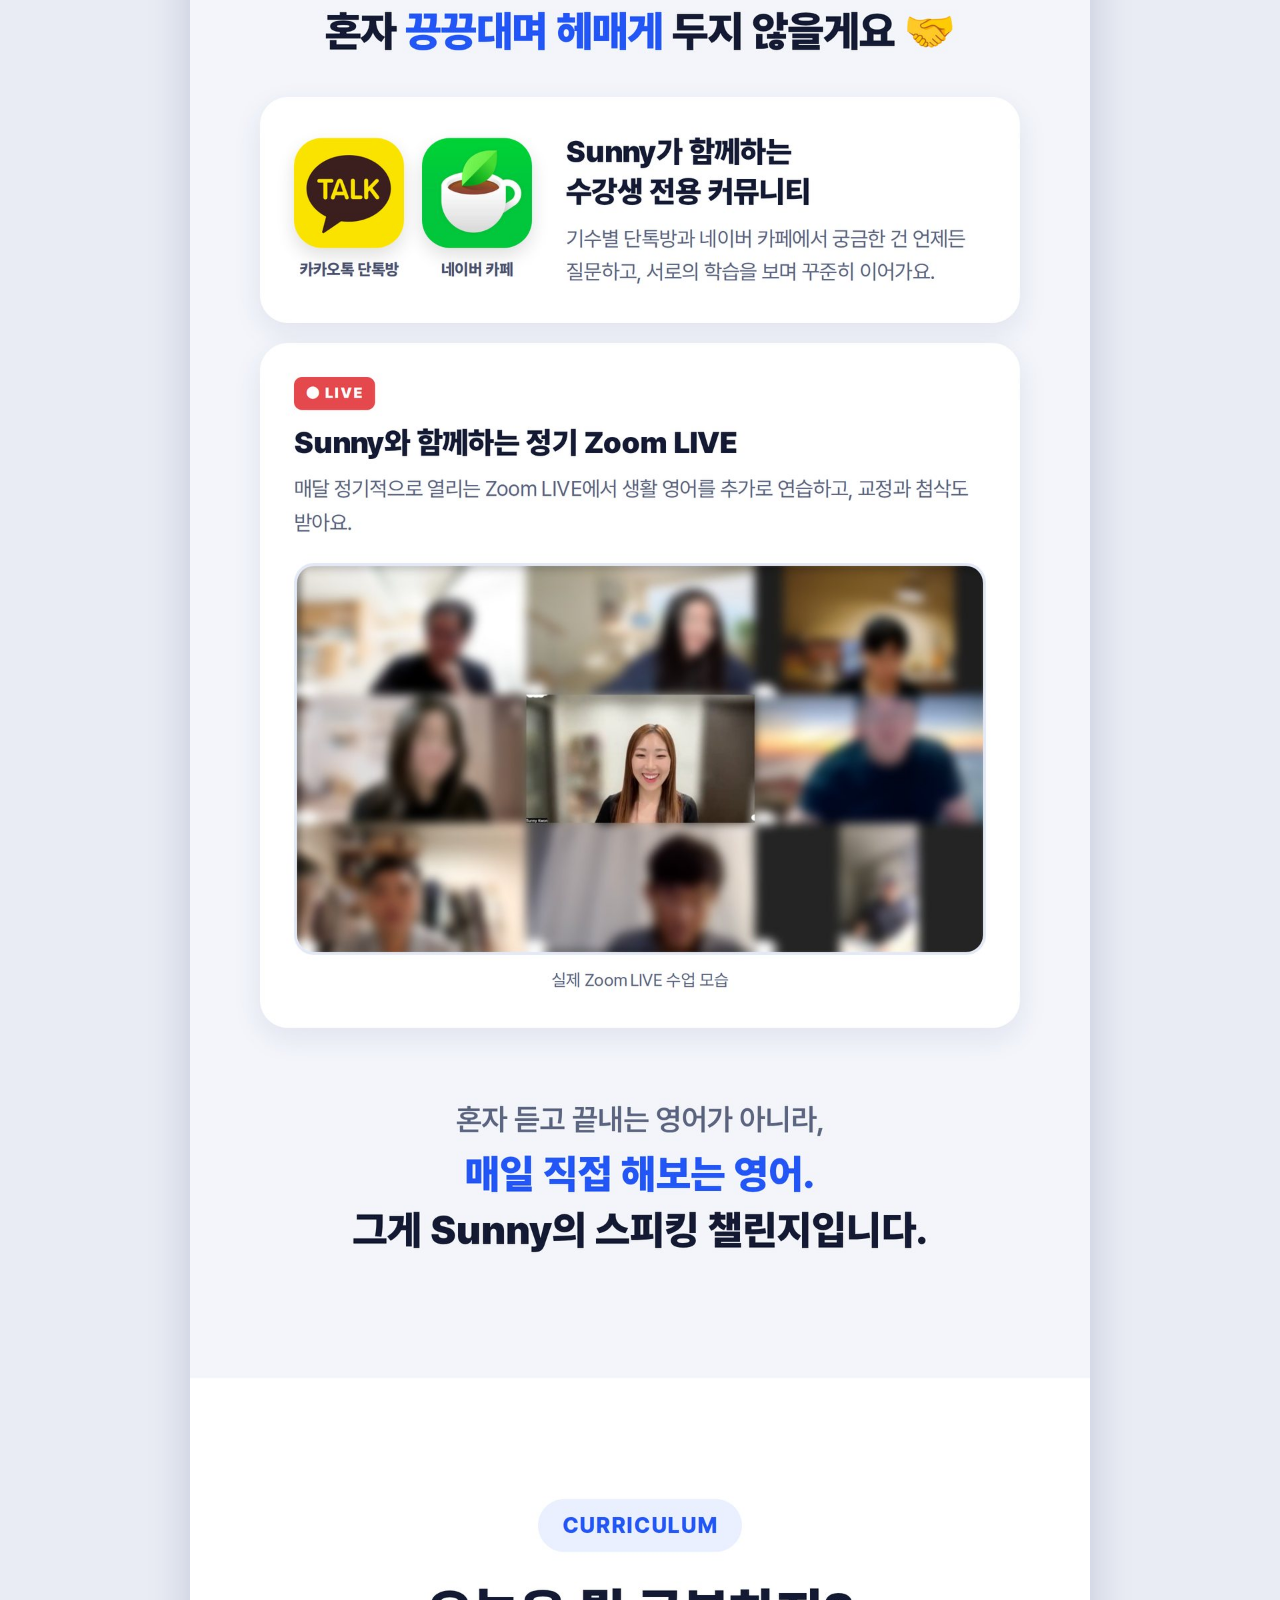
<file: preview 8/index.html>
<!doctype html><html lang="ko"><head><meta charset="utf-8"><meta name="viewport" content="width=device-width,initial-scale=1"><title>Sunny의 스피킹 챌린지 시안</title>
<style>
:root{--bg:#E9ECF4;--fg:#141A33;--mute:#5B6480;--bar:#0F1E5C}
@media (prefers-color-scheme: dark){:root:not([data-theme="light"]){--bg:#10142A;--fg:#E8EBF5;--mute:#9AA3C0;color-scheme:dark}}
:root[data-theme="dark"]{--bg:#10142A;--fg:#E8EBF5;--mute:#9AA3C0;color-scheme:dark}
body{background:var(--bg);color:var(--fg);font-family:-apple-system,BlinkMacSystemFont,"Apple SD Gothic Neo","Malgun Gothic",sans-serif;margin:0}
header{max-width:900px;margin:0 auto;padding:20px 16px 14px;display:flex;flex-wrap:wrap;gap:6px 14px;align-items:baseline;justify-content:space-between}
header b{font-size:17px}
header span{font-size:13px;color:var(--mute)}
main{max-width:900px;margin:0 auto 40px;box-shadow:0 10px 40px rgba(15,30,92,.18);background:#fff}
main img{display:block;width:100%;height:auto}
</style></head><body>
<header><b>Sunny의 스피킹 챌린지 · 상세페이지 시안</b><span>가로 900px · 13개 섹션 · 2026.10.03 수정본 7</span></header>
<main>
<img src="img/s01.jpg" alt="섹션 1" loading="eager">
<img src="img/s02.jpg" alt="섹션 2" loading="eager">
<img src="img/s03.jpg" alt="섹션 3" loading="lazy">
<img src="img/s04.jpg" alt="섹션 4" loading="lazy">
<img src="img/s05.jpg" alt="섹션 5" loading="lazy">
<img src="img/s06.jpg" alt="섹션 6" loading="lazy">
<img src="img/s07.jpg" alt="섹션 7" loading="lazy">
<img src="img/s08.jpg" alt="섹션 8" loading="lazy">
<img src="img/s09.jpg" alt="섹션 9" loading="lazy">
<img src="img/s10.jpg" alt="섹션 10" loading="lazy">
<img src="img/s11.jpg" alt="섹션 11" loading="lazy">
<img src="img/s12.jpg" alt="섹션 12" loading="lazy">
<img src="img/s13.jpg" alt="섹션 13" loading="lazy">
</main></body></html>
</file>
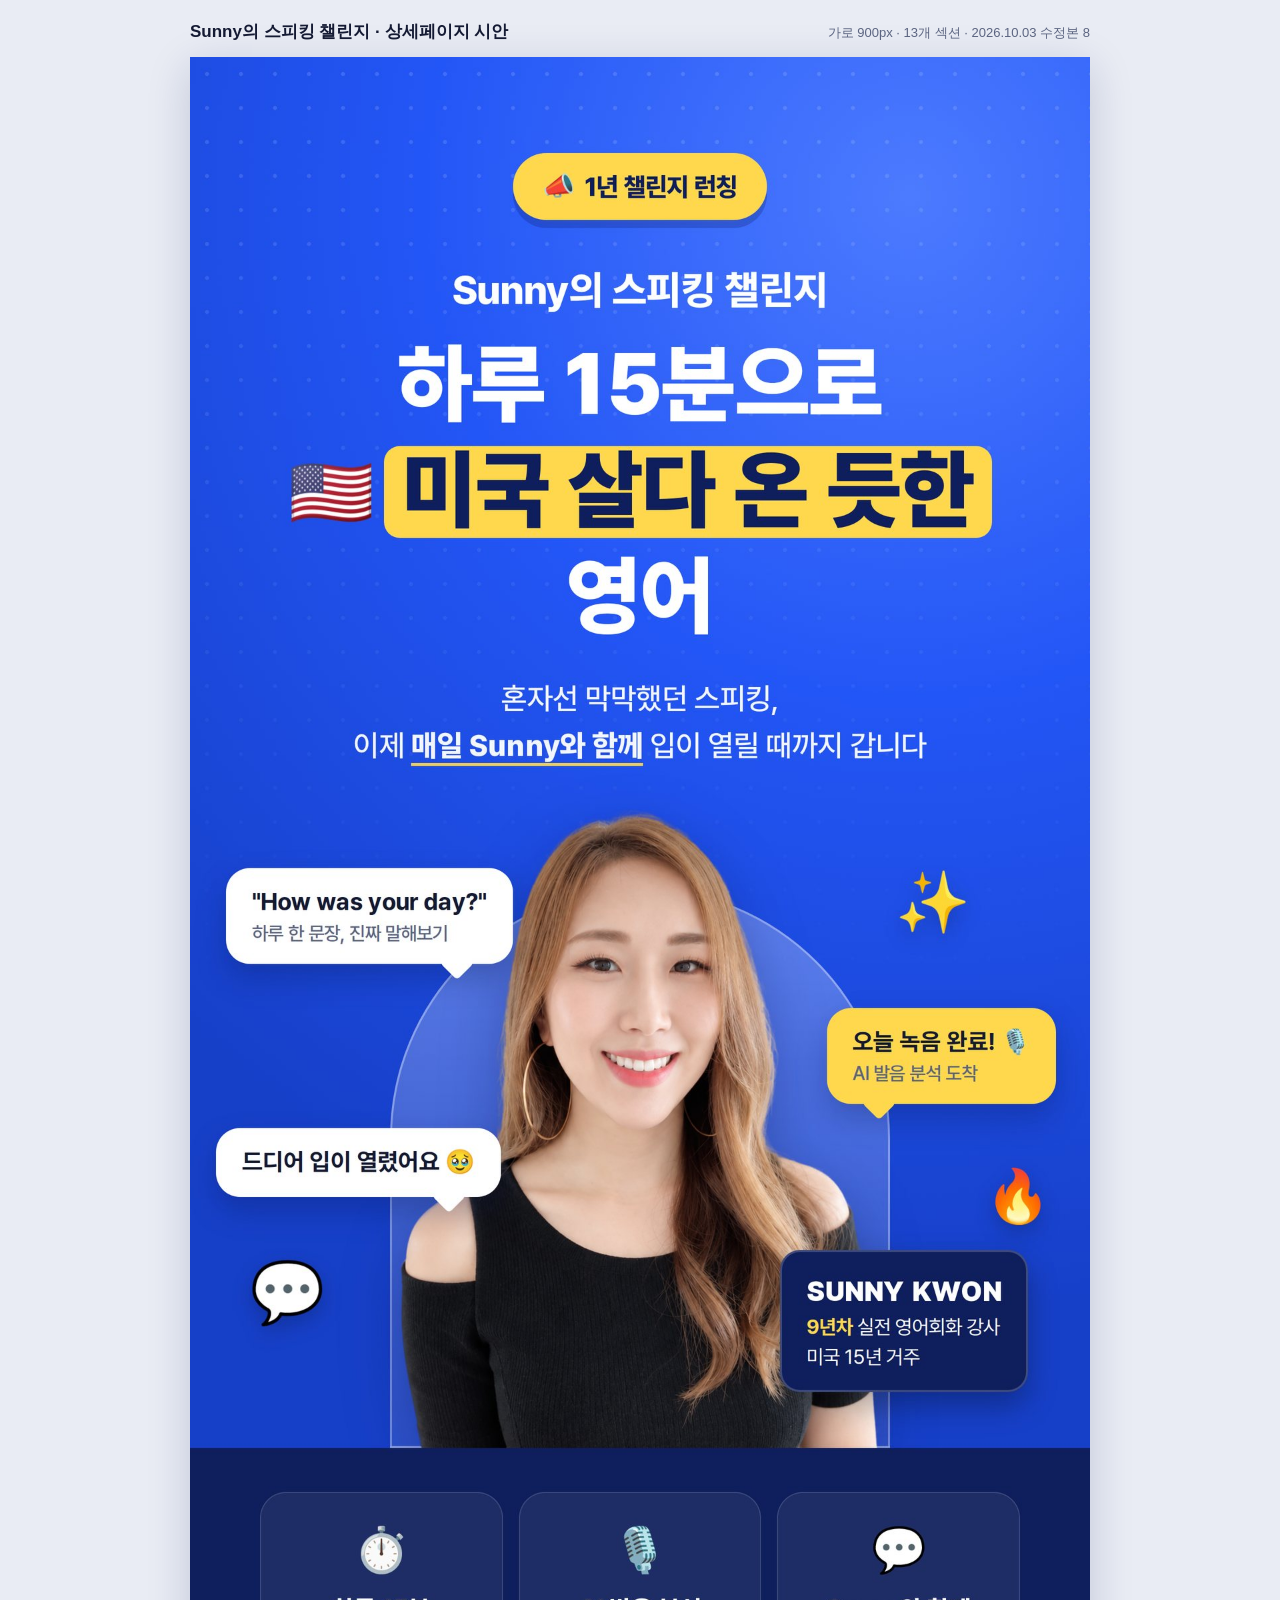
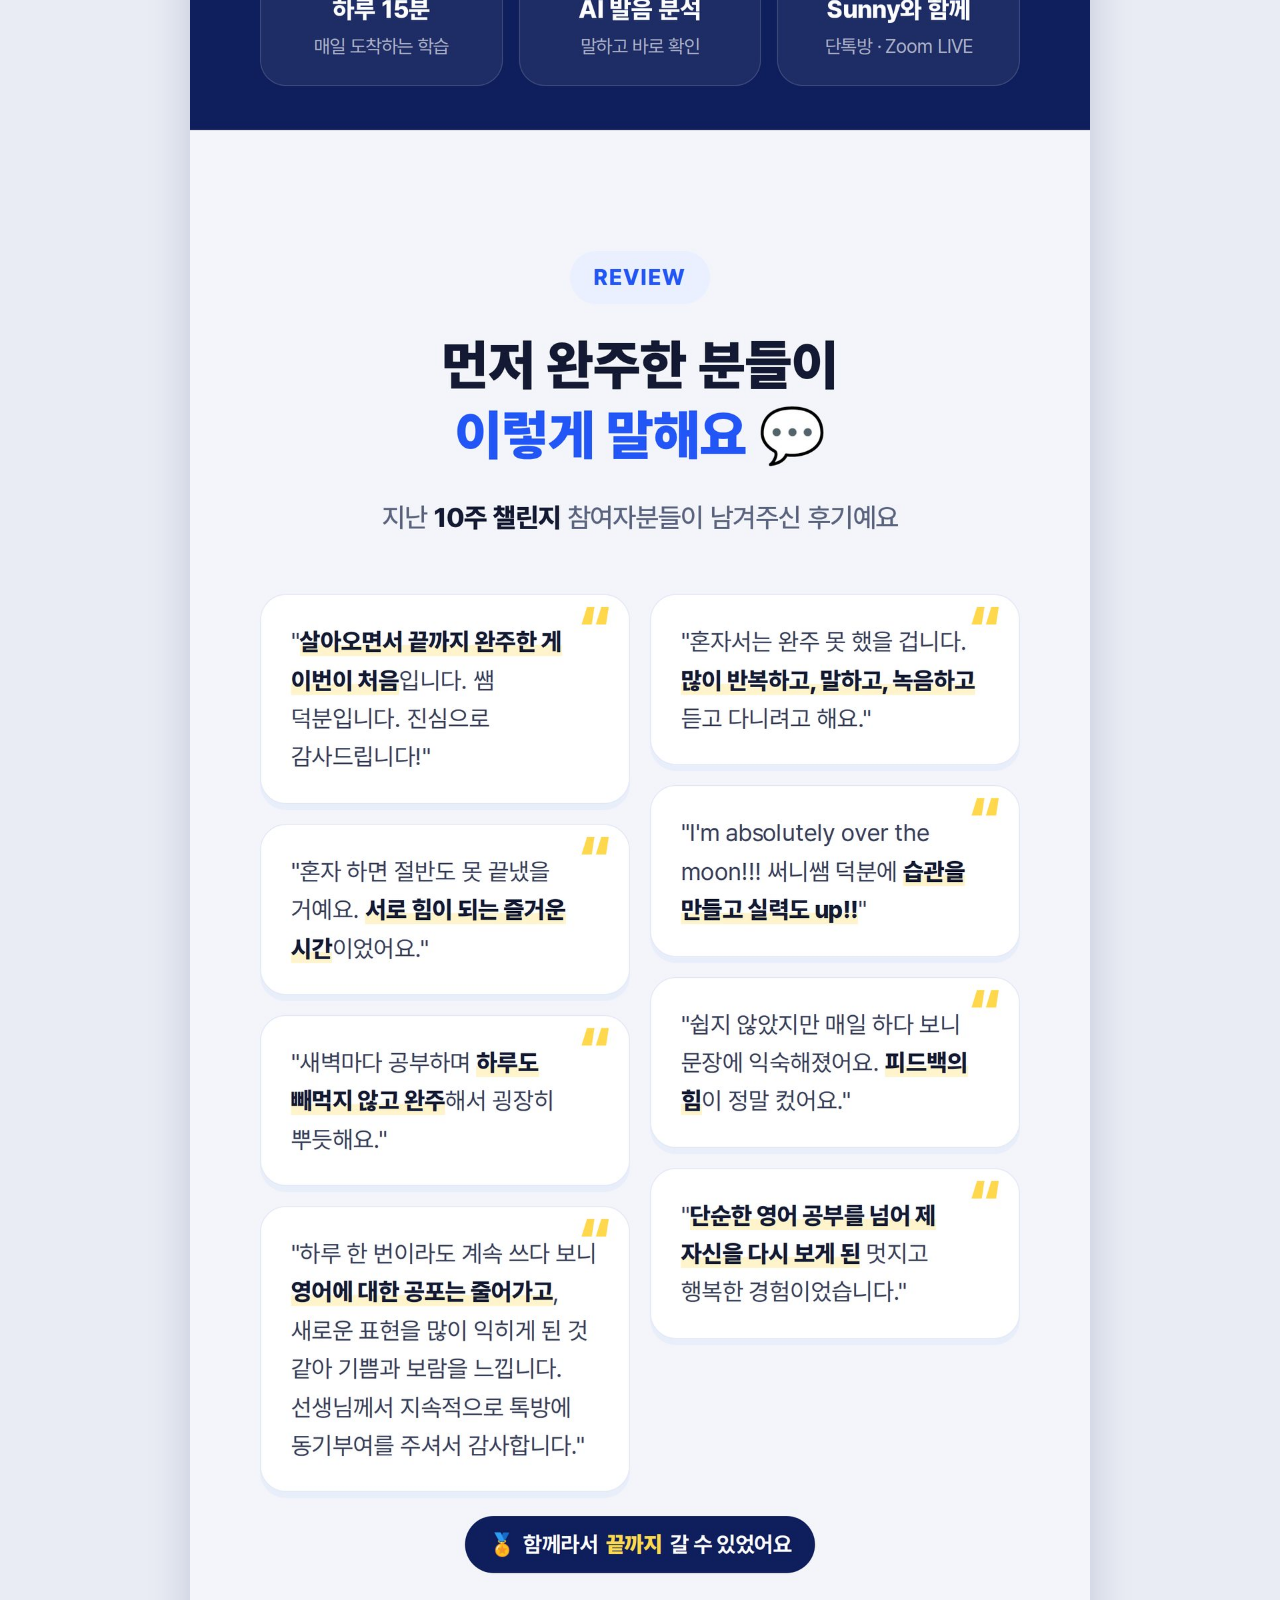
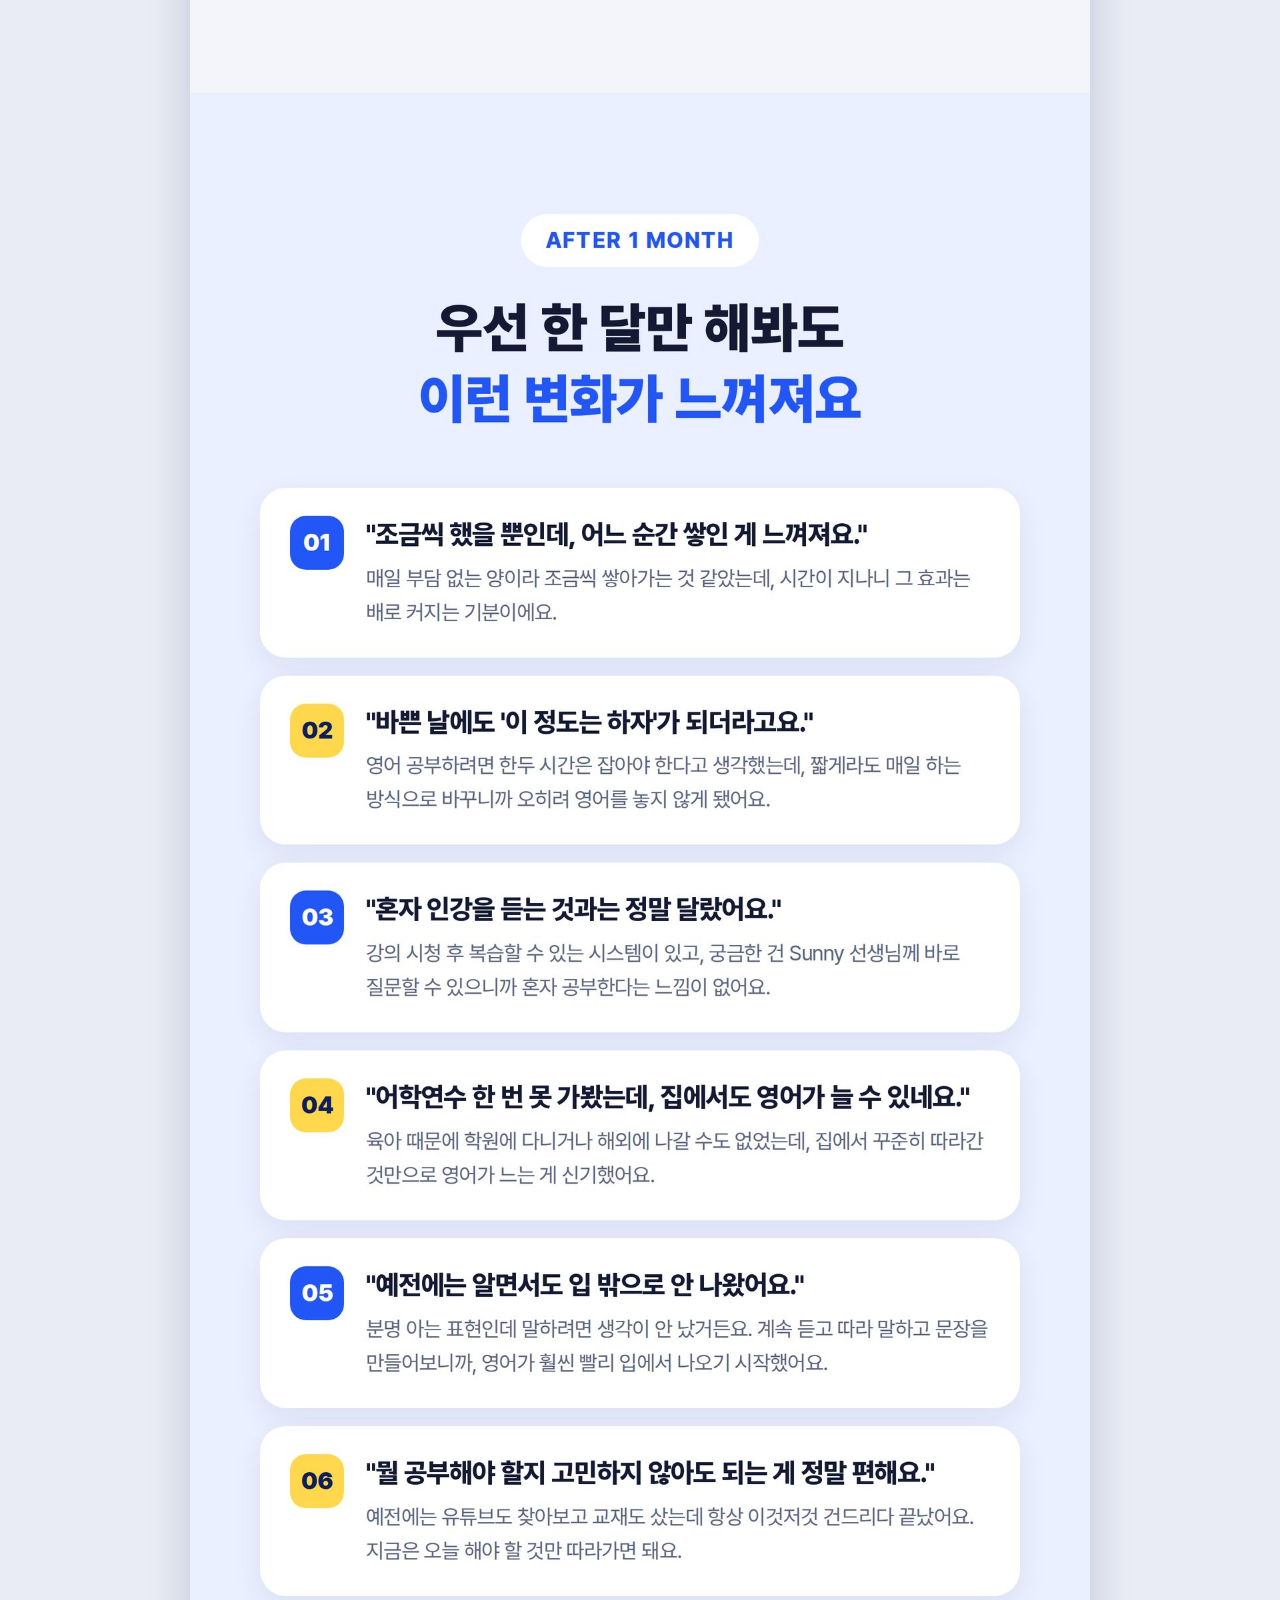
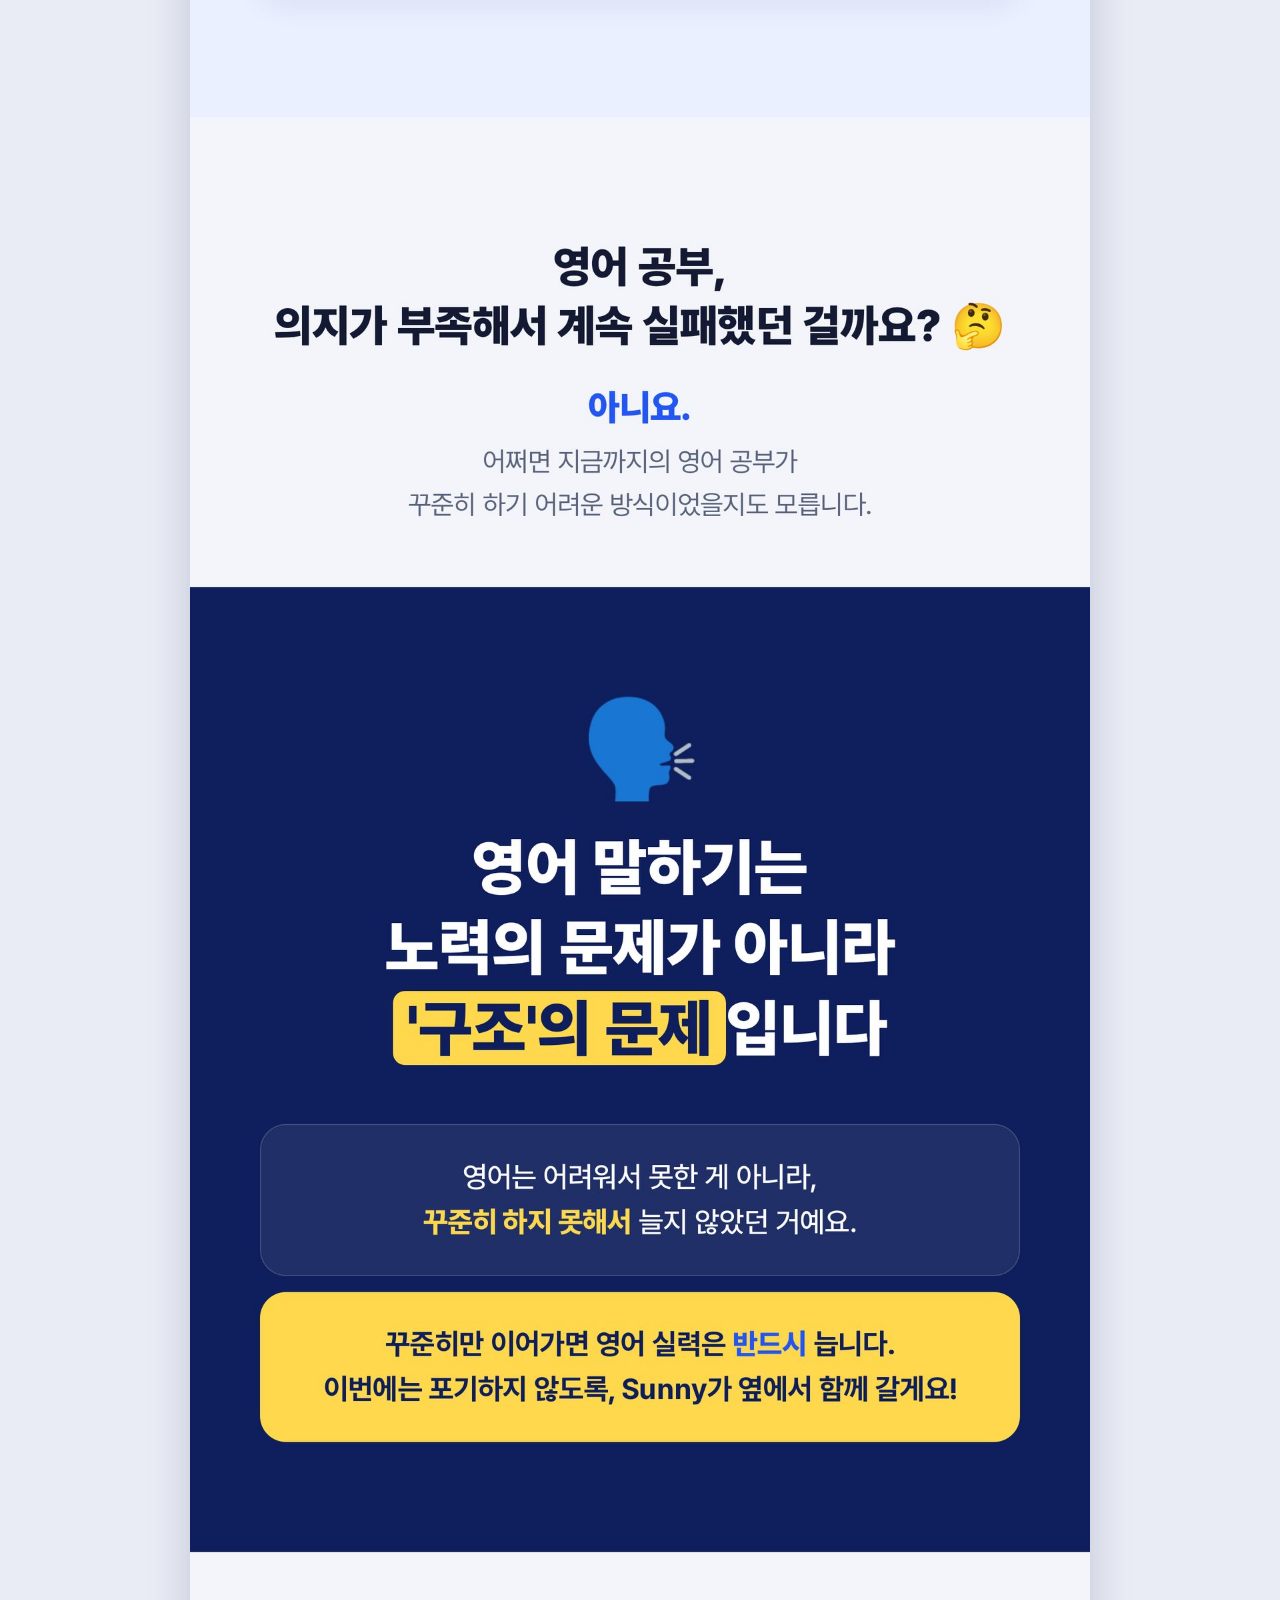
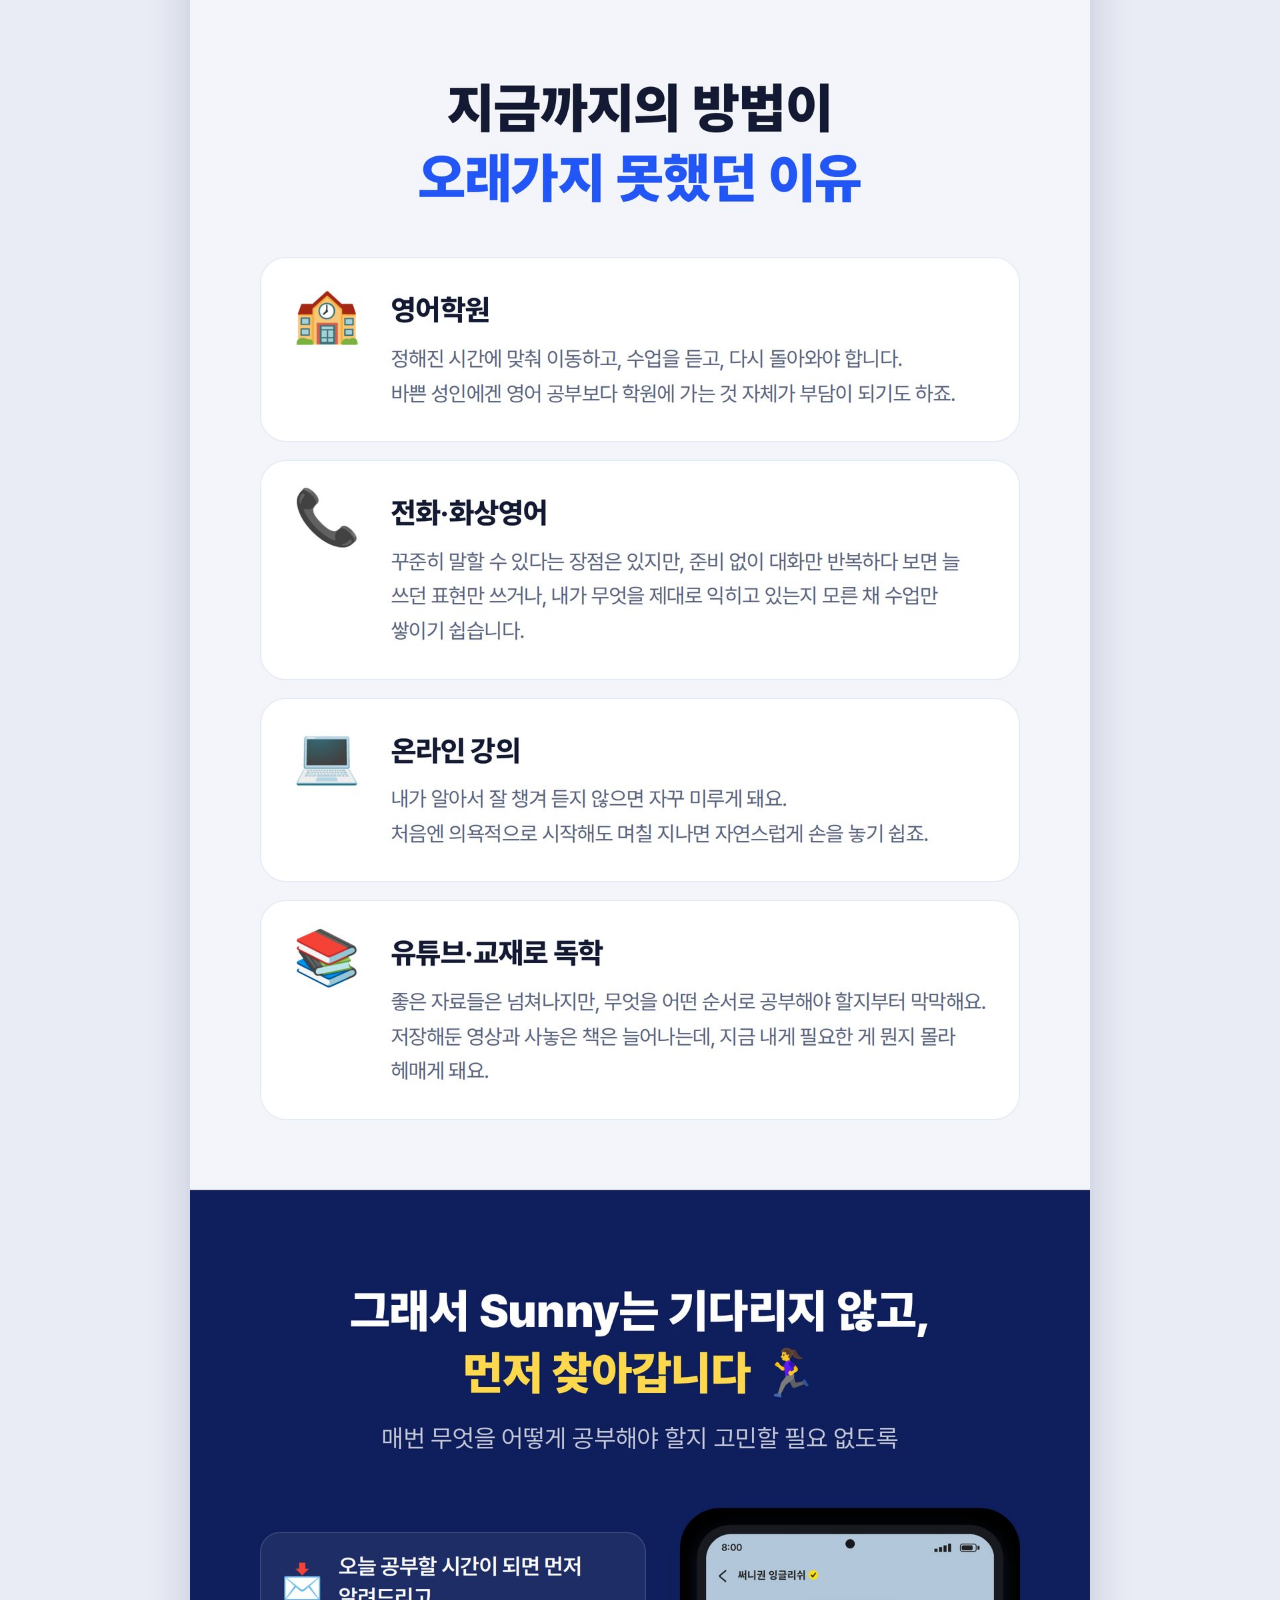
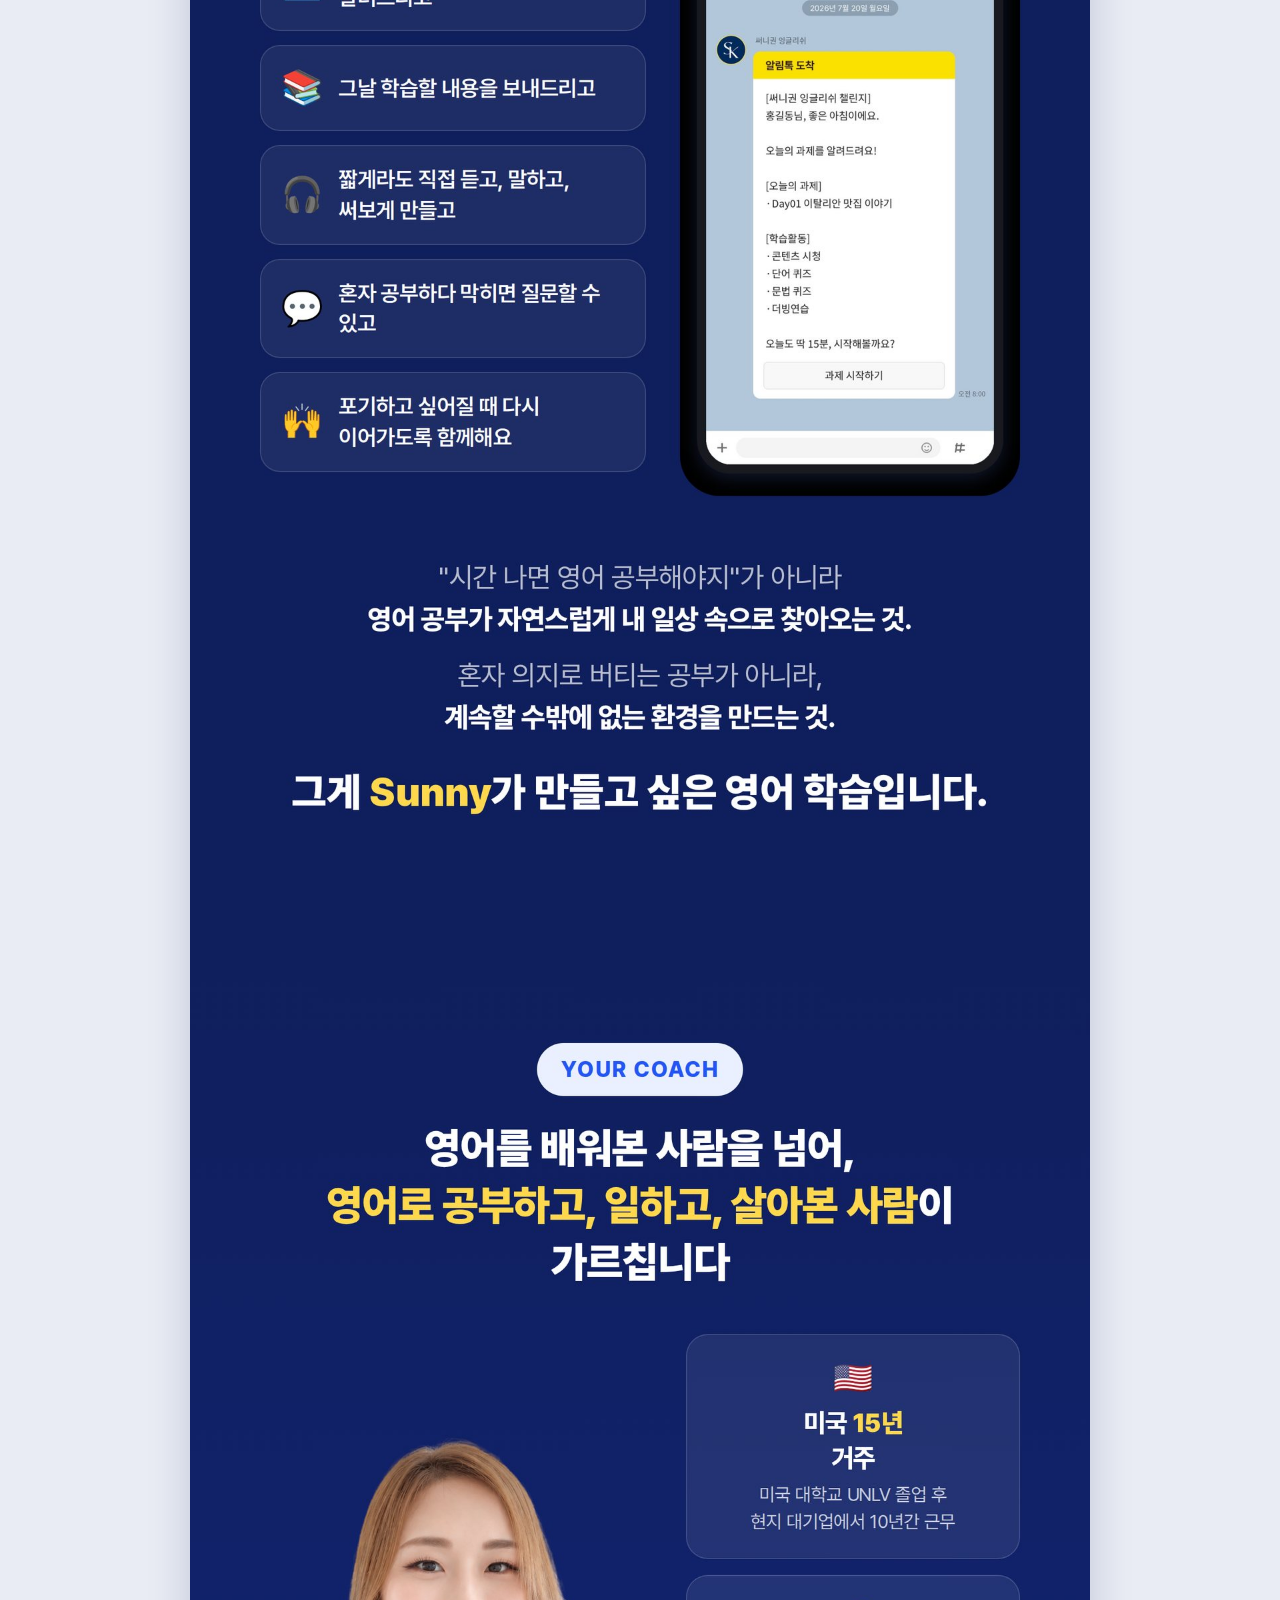
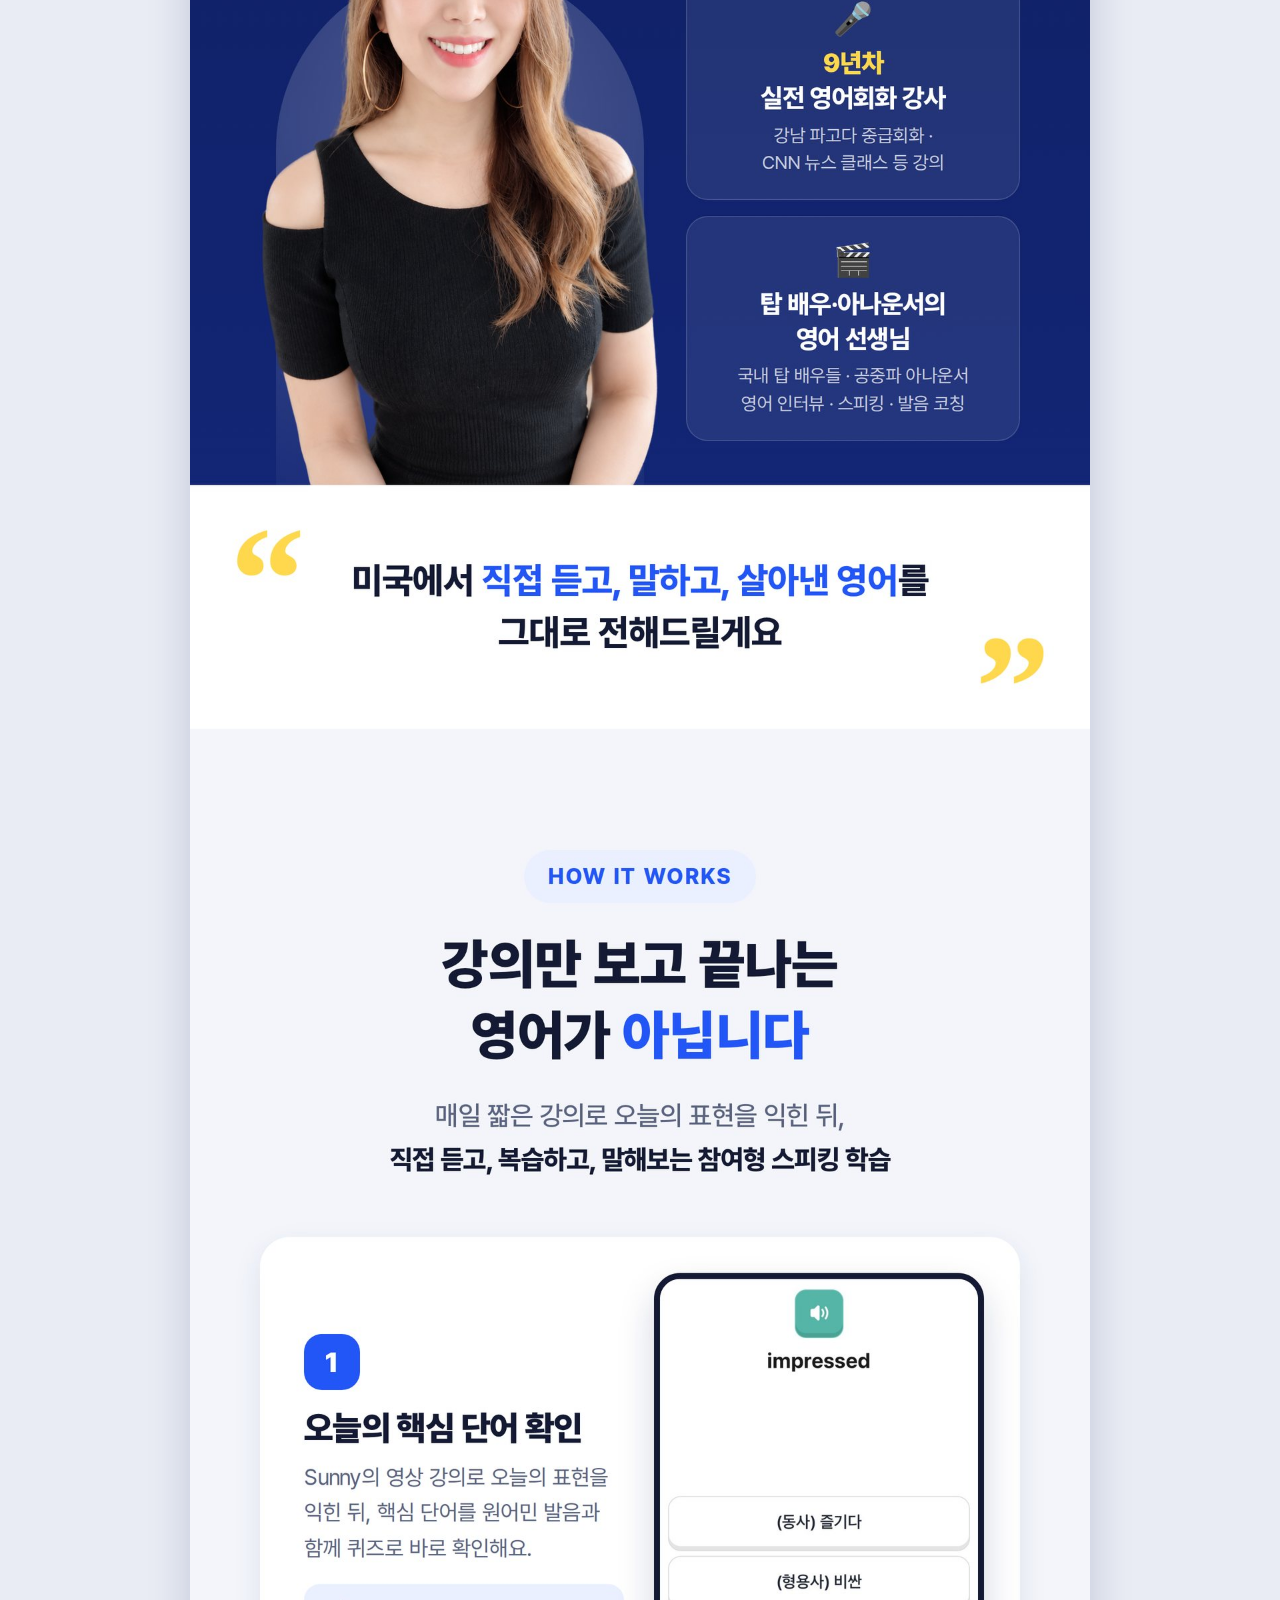
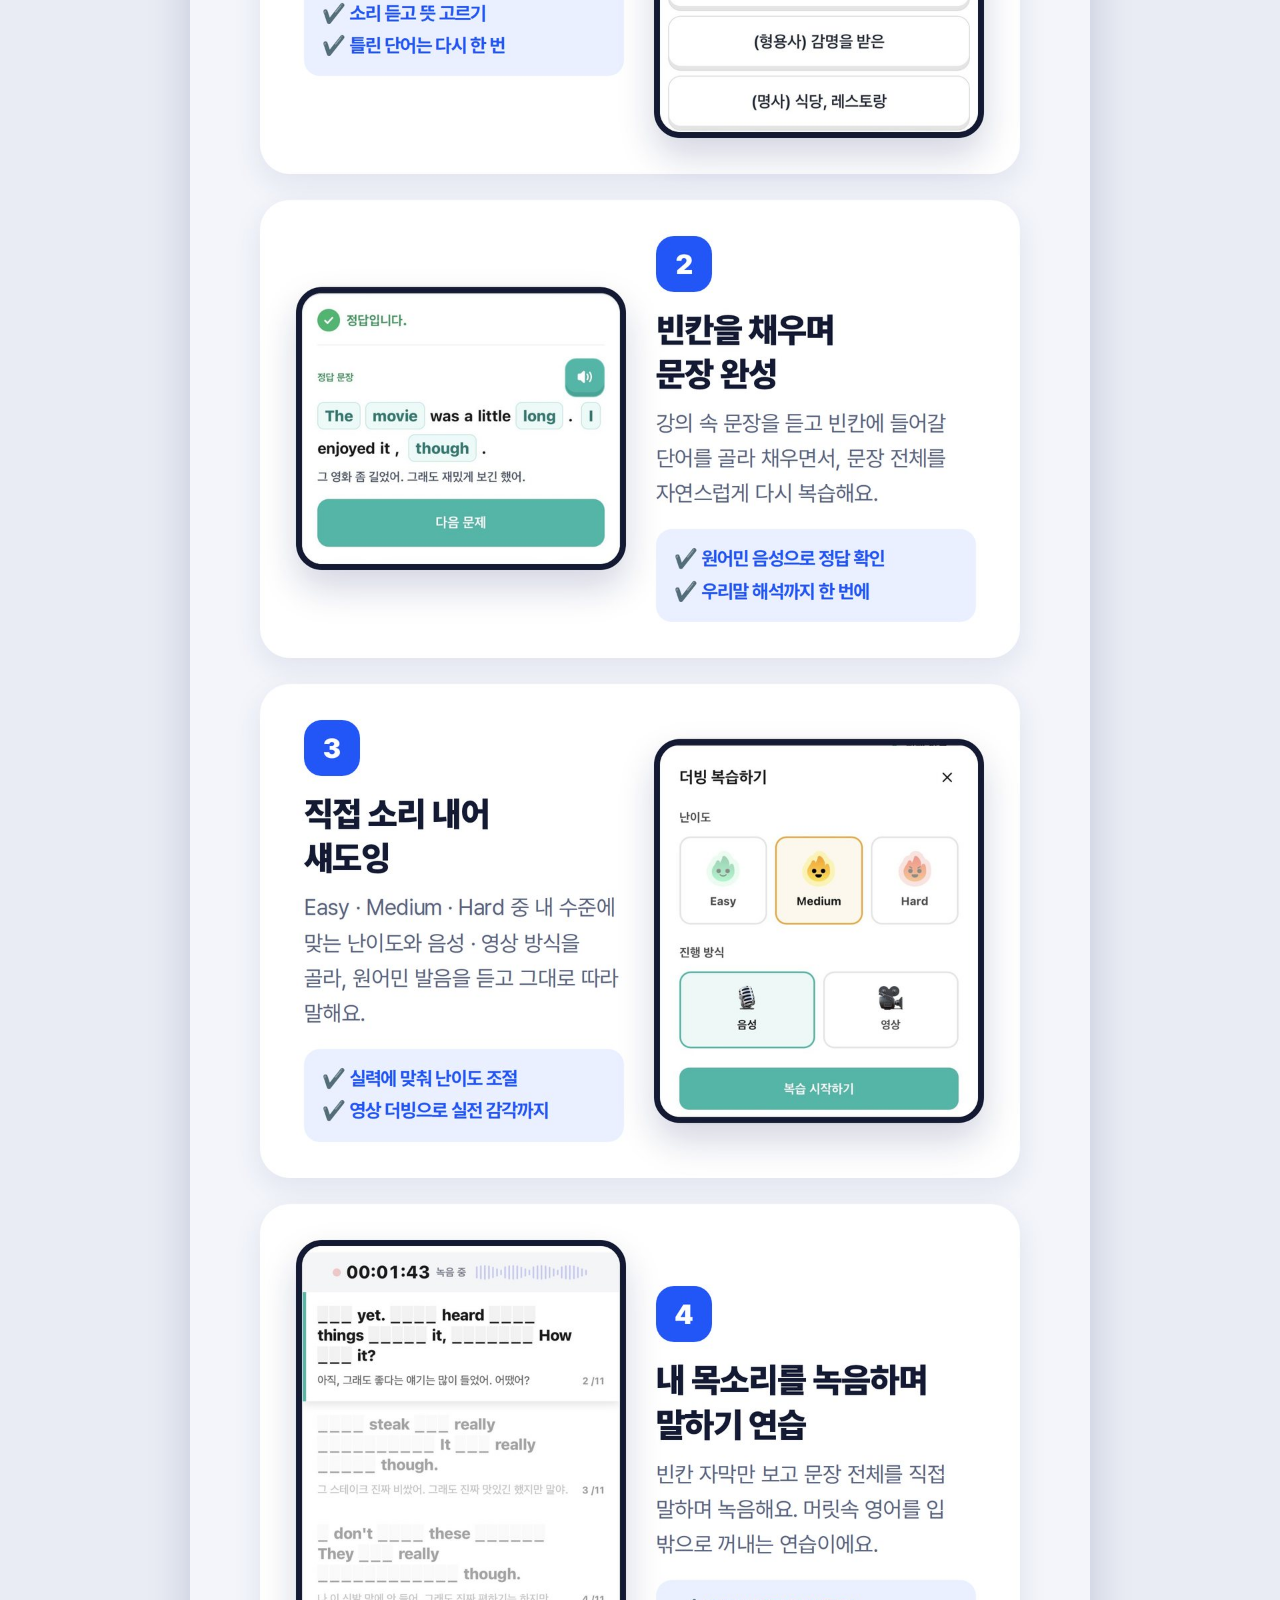
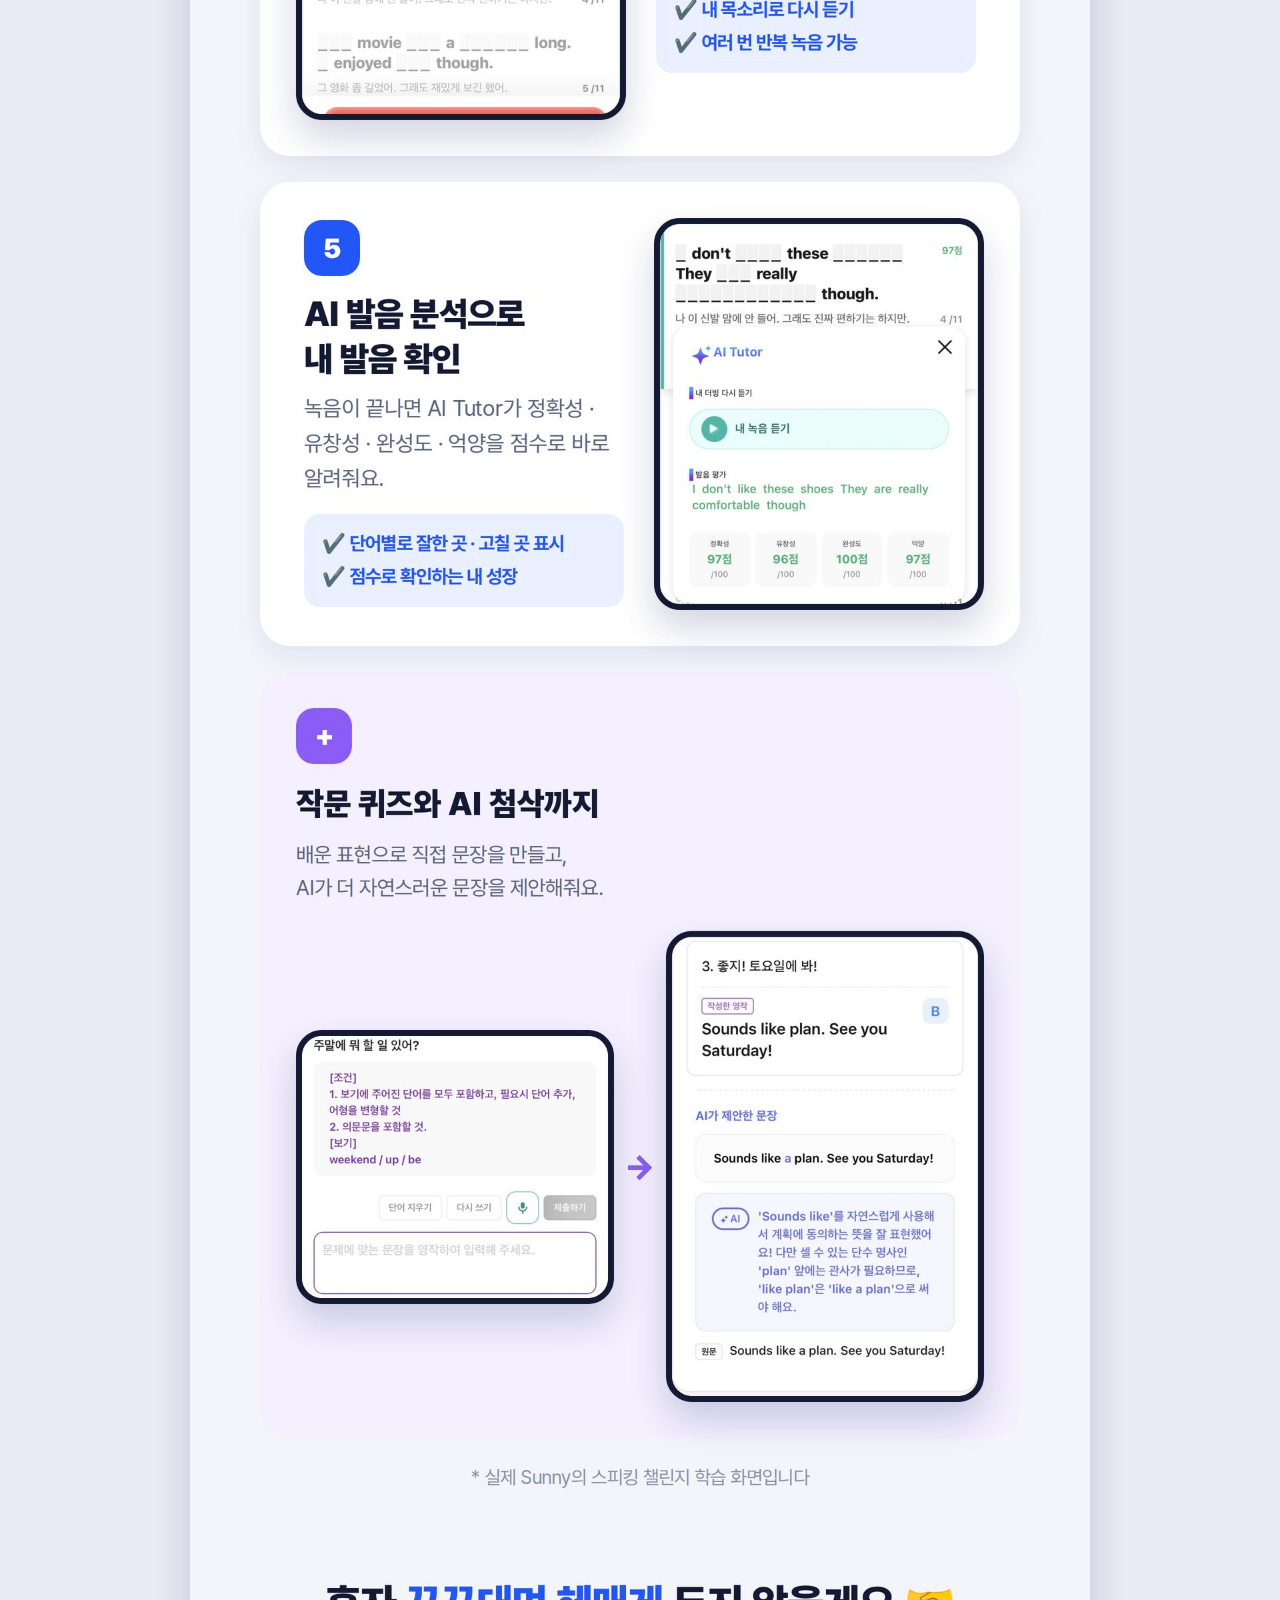
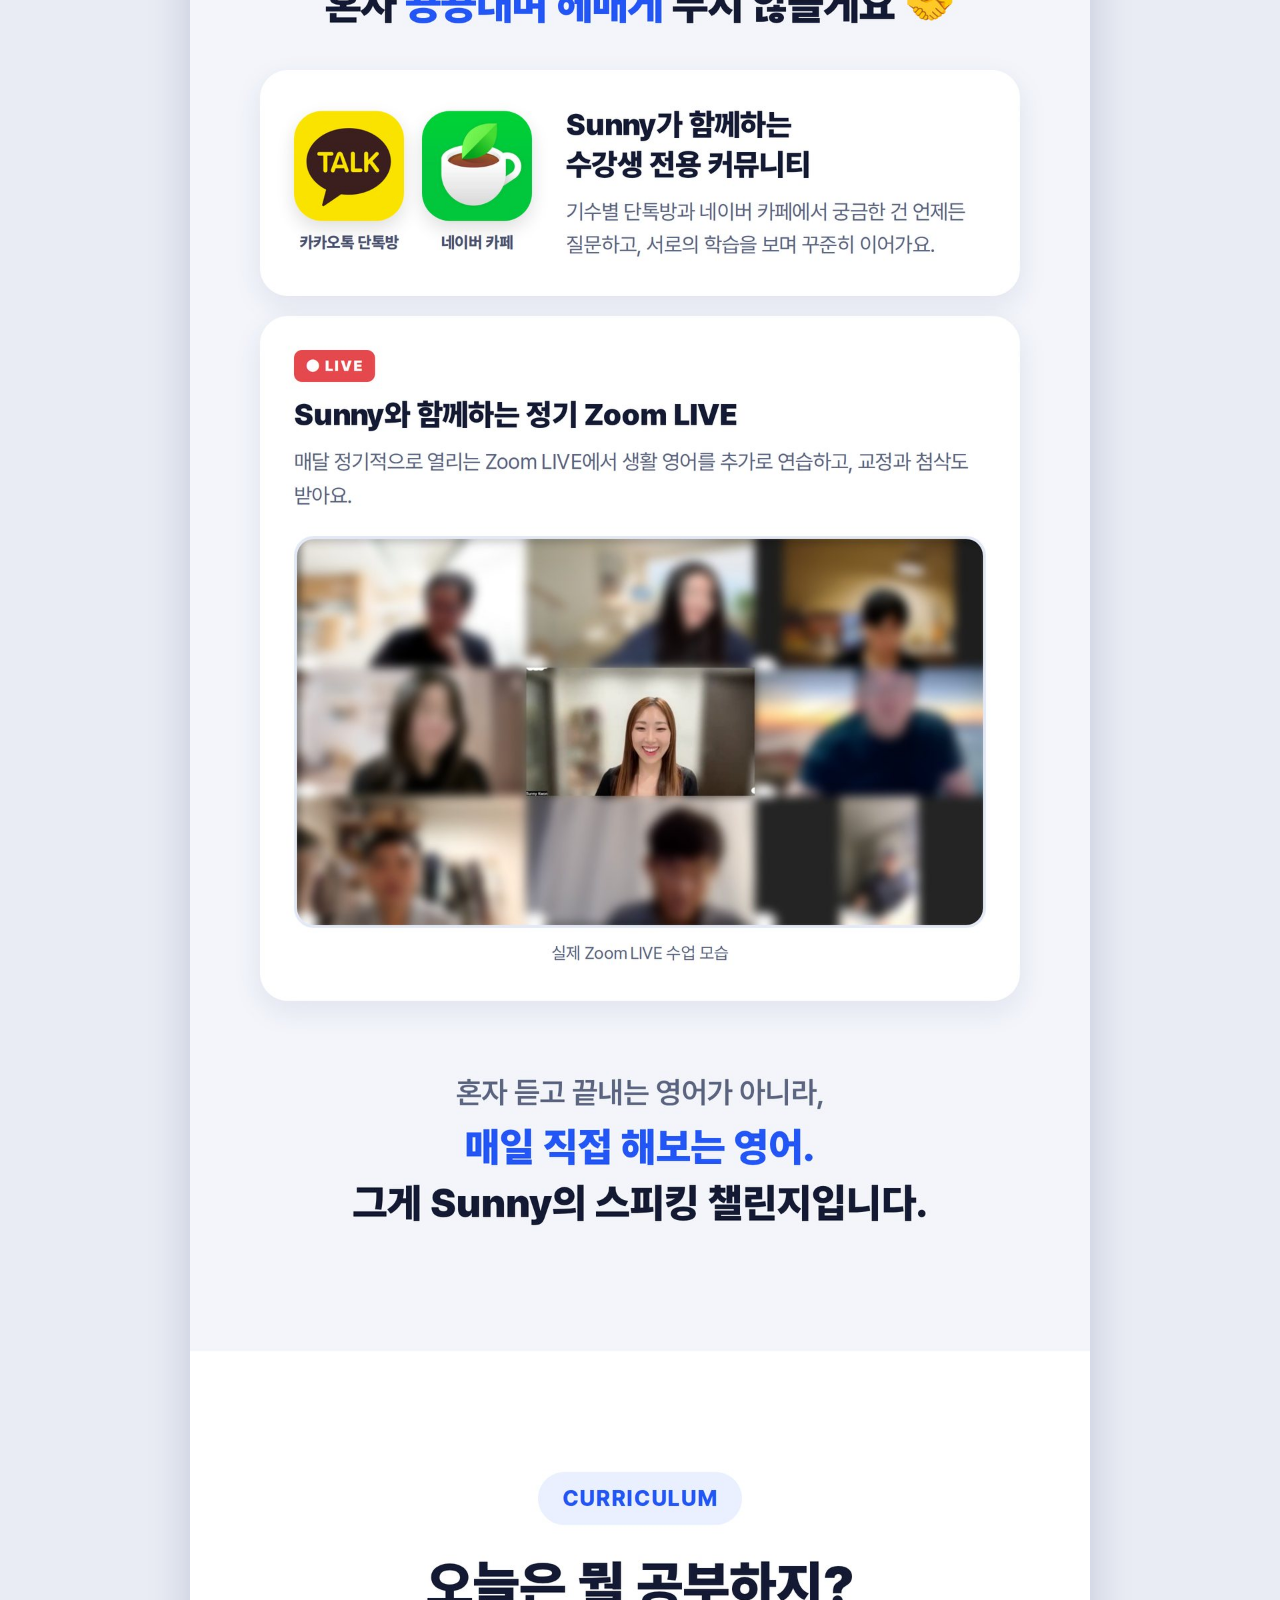
<file: preview 9/index.html>
<!doctype html><html lang="ko"><head><meta charset="utf-8"><meta name="viewport" content="width=device-width,initial-scale=1"><title>Sunny의 스피킹 챌린지 시안</title>
<style>
:root{--bg:#E9ECF4;--fg:#141A33;--mute:#5B6480;--bar:#0F1E5C}
@media (prefers-color-scheme: dark){:root:not([data-theme="light"]){--bg:#10142A;--fg:#E8EBF5;--mute:#9AA3C0;color-scheme:dark}}
:root[data-theme="dark"]{--bg:#10142A;--fg:#E8EBF5;--mute:#9AA3C0;color-scheme:dark}
body{background:var(--bg);color:var(--fg);font-family:-apple-system,BlinkMacSystemFont,"Apple SD Gothic Neo","Malgun Gothic",sans-serif;margin:0}
header{max-width:900px;margin:0 auto;padding:20px 16px 14px;display:flex;flex-wrap:wrap;gap:6px 14px;align-items:baseline;justify-content:space-between}
header b{font-size:17px}
header span{font-size:13px;color:var(--mute)}
main{max-width:900px;margin:0 auto 40px;box-shadow:0 10px 40px rgba(15,30,92,.18);background:#fff}
main img{display:block;width:100%;height:auto}
</style></head><body>
<header><b>Sunny의 스피킹 챌린지 · 상세페이지 시안</b><span>가로 900px · 13개 섹션 · 2026.10.03 수정본 8</span></header>
<main>
<img src="img/s01.jpg" alt="섹션 1" loading="eager">
<img src="img/s02.jpg" alt="섹션 2" loading="eager">
<img src="img/s03.jpg" alt="섹션 3" loading="lazy">
<img src="img/s04.jpg" alt="섹션 4" loading="lazy">
<img src="img/s05.jpg" alt="섹션 5" loading="lazy">
<img src="img/s06.jpg" alt="섹션 6" loading="lazy">
<img src="img/s07.jpg" alt="섹션 7" loading="lazy">
<img src="img/s08.jpg" alt="섹션 8" loading="lazy">
<img src="img/s09.jpg" alt="섹션 9" loading="lazy">
<img src="img/s10.jpg" alt="섹션 10" loading="lazy">
<img src="img/s11.jpg" alt="섹션 11" loading="lazy">
<img src="img/s12.jpg" alt="섹션 12" loading="lazy">
<img src="img/s13.jpg" alt="섹션 13" loading="lazy">
</main></body></html>
</file>
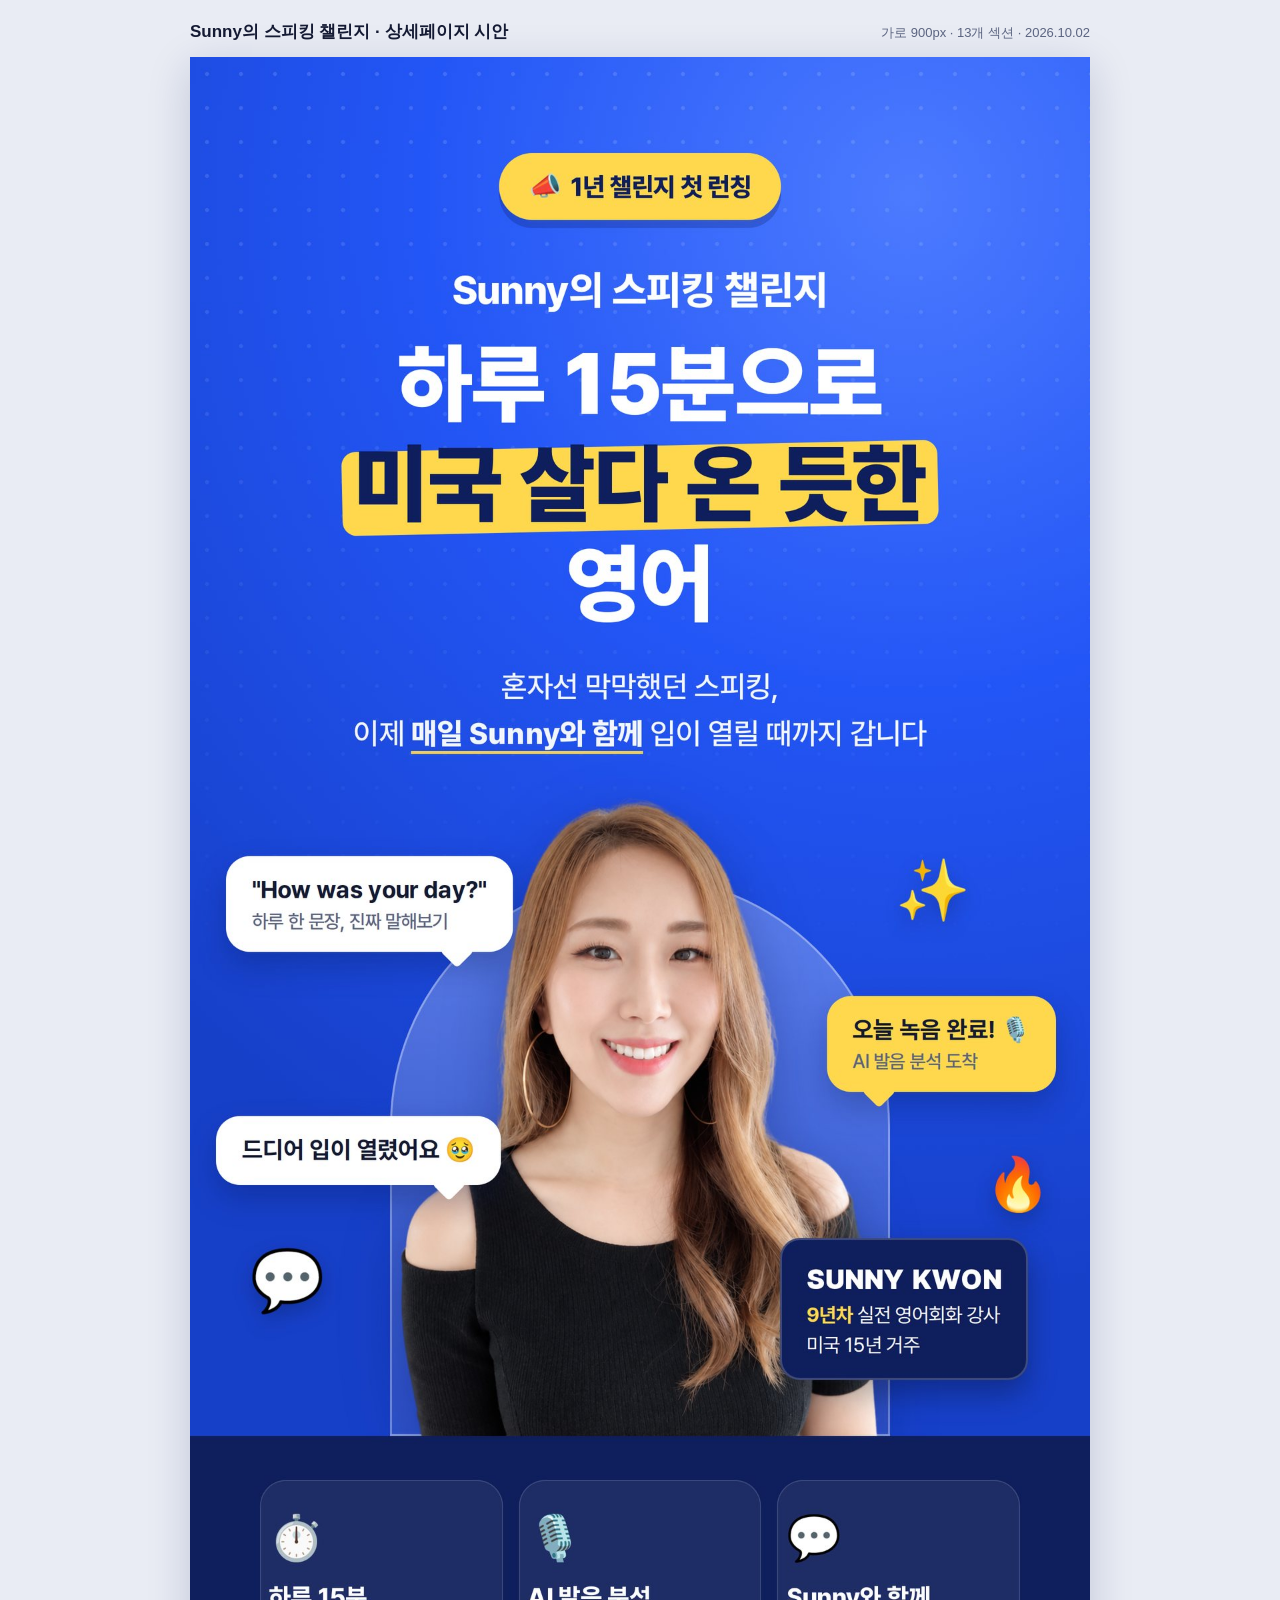
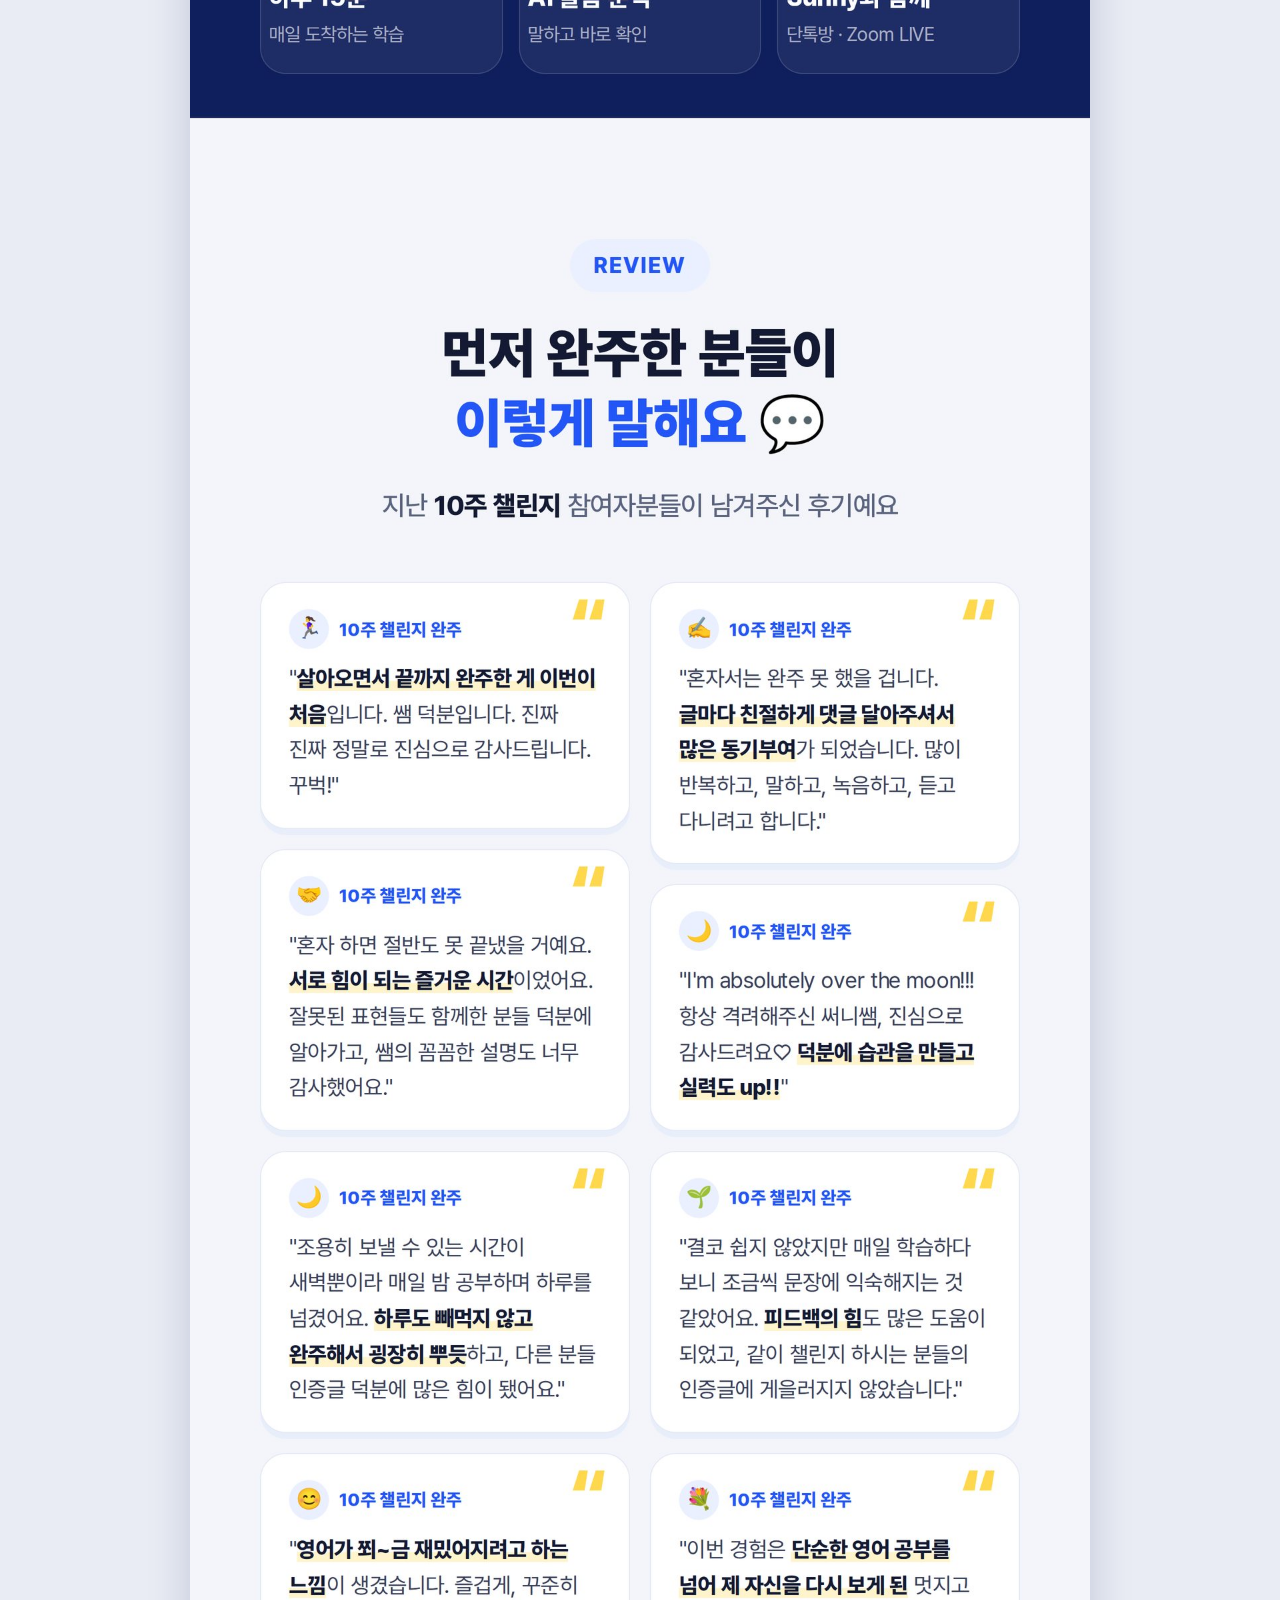
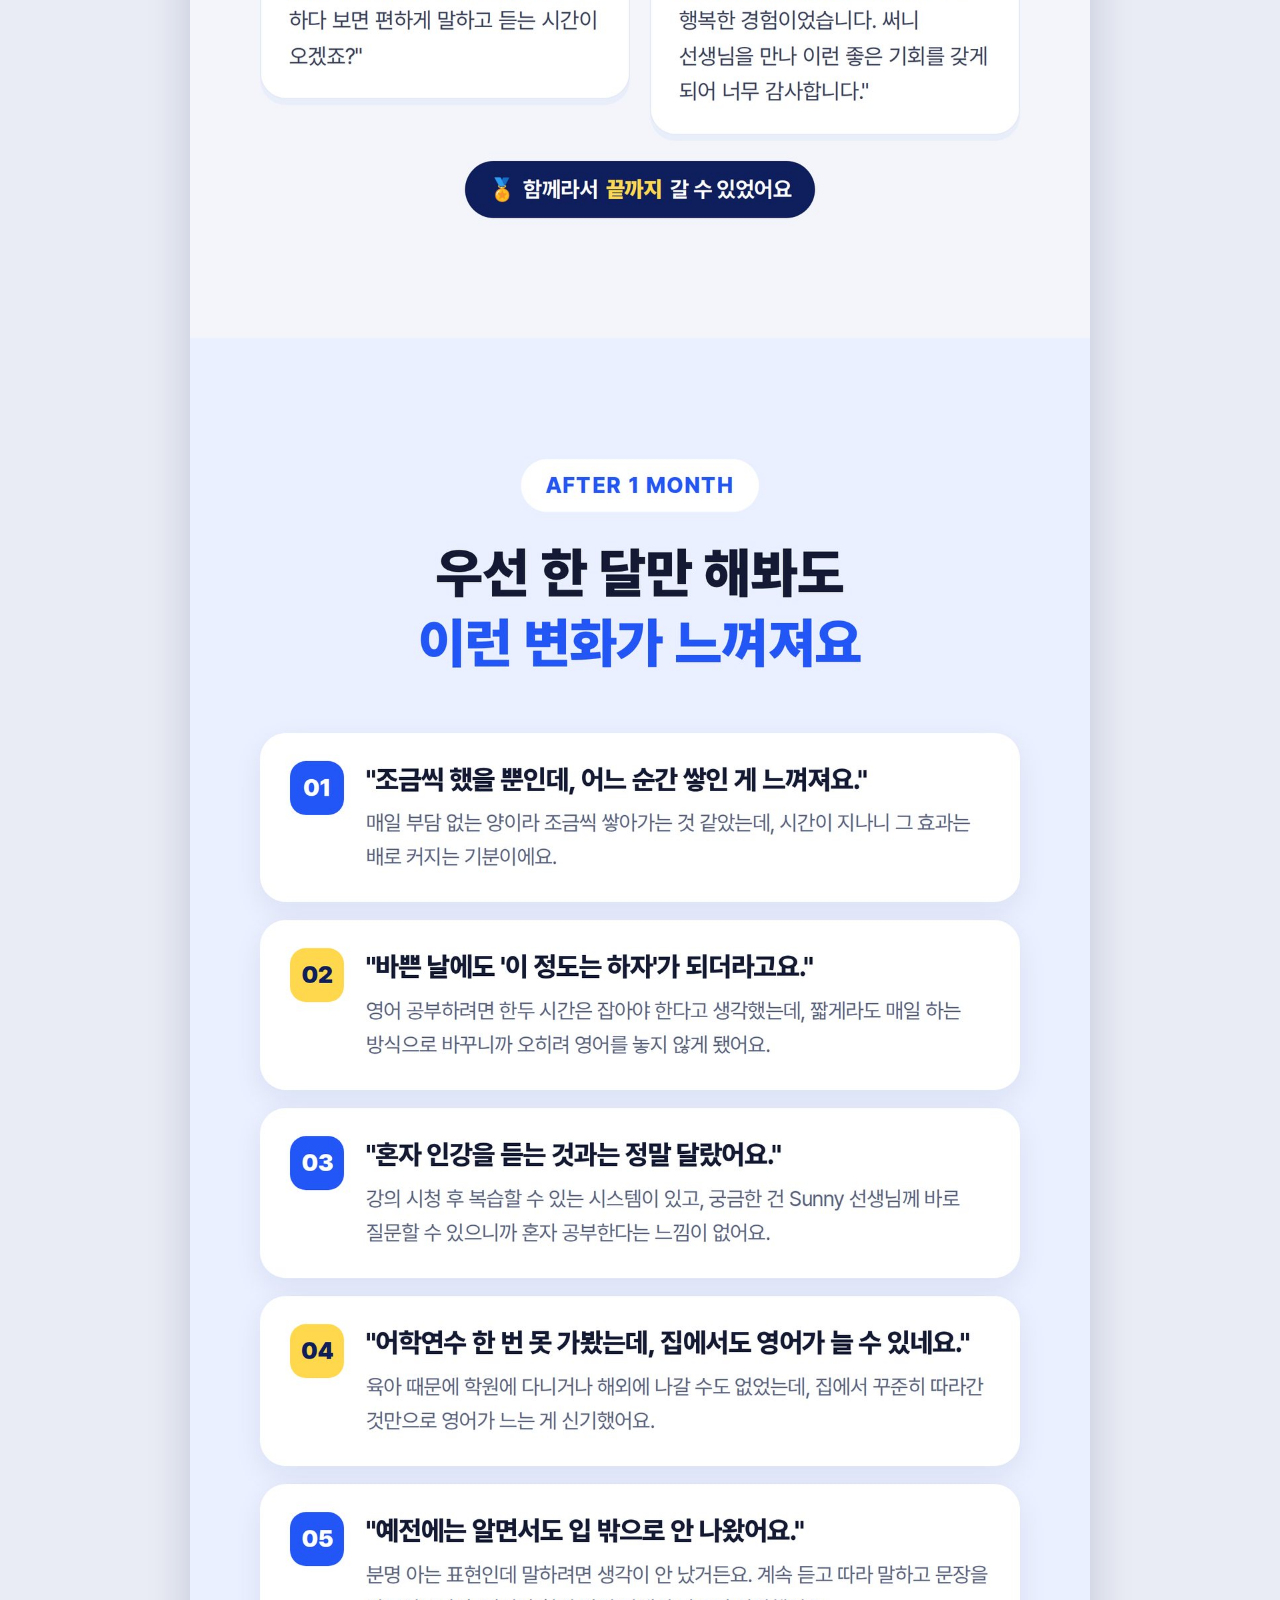
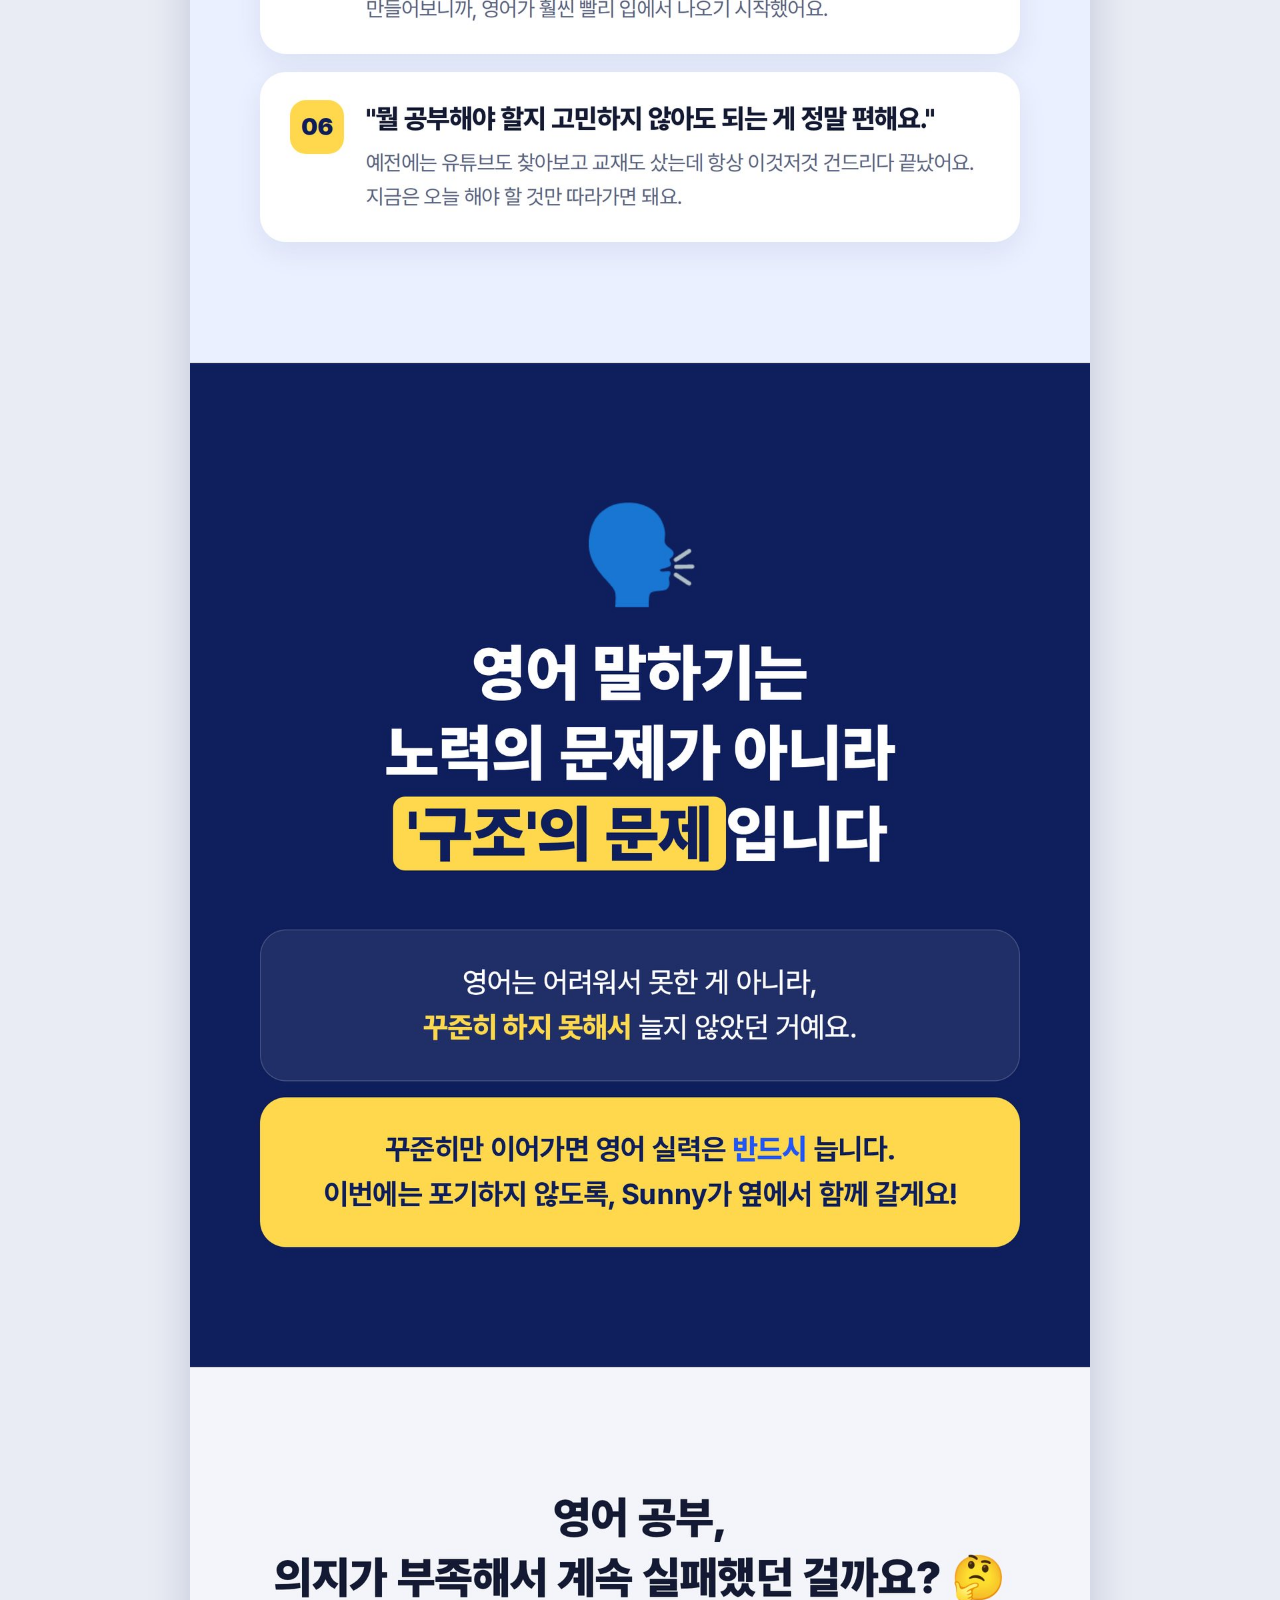
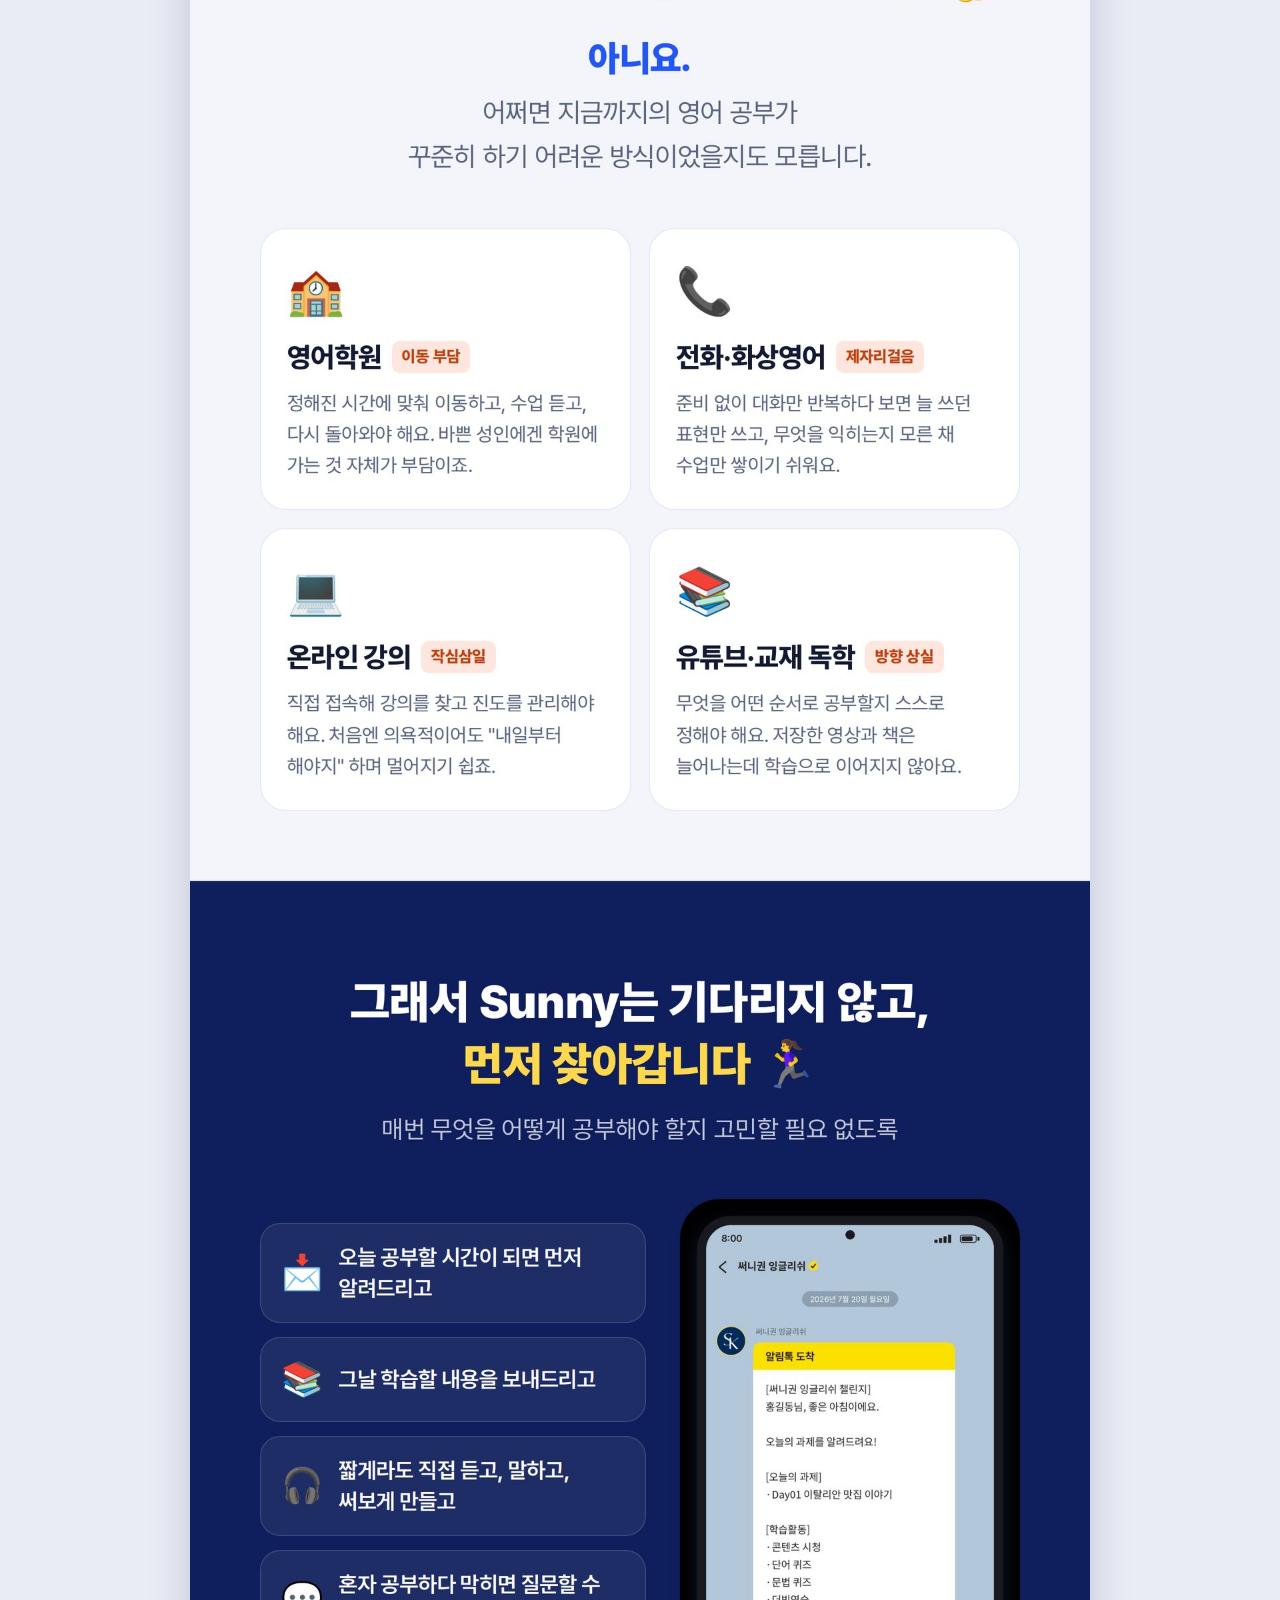
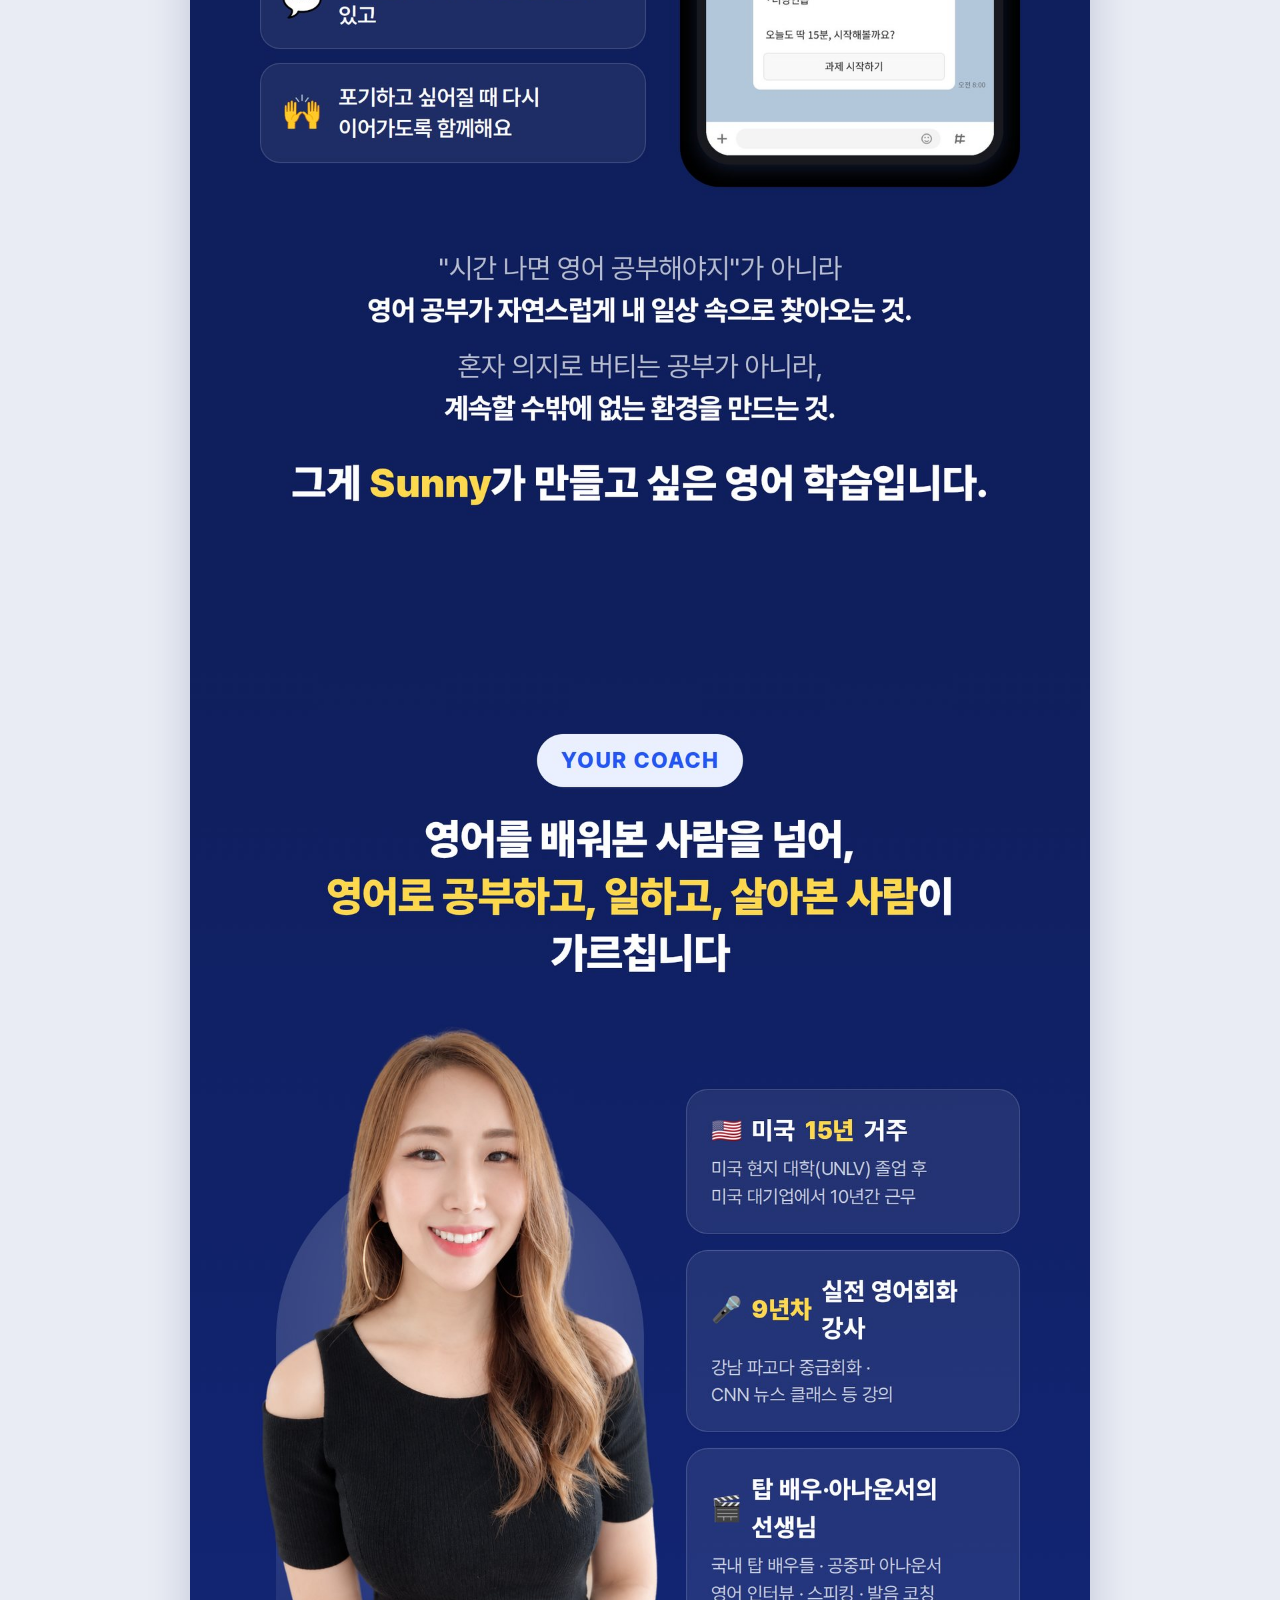
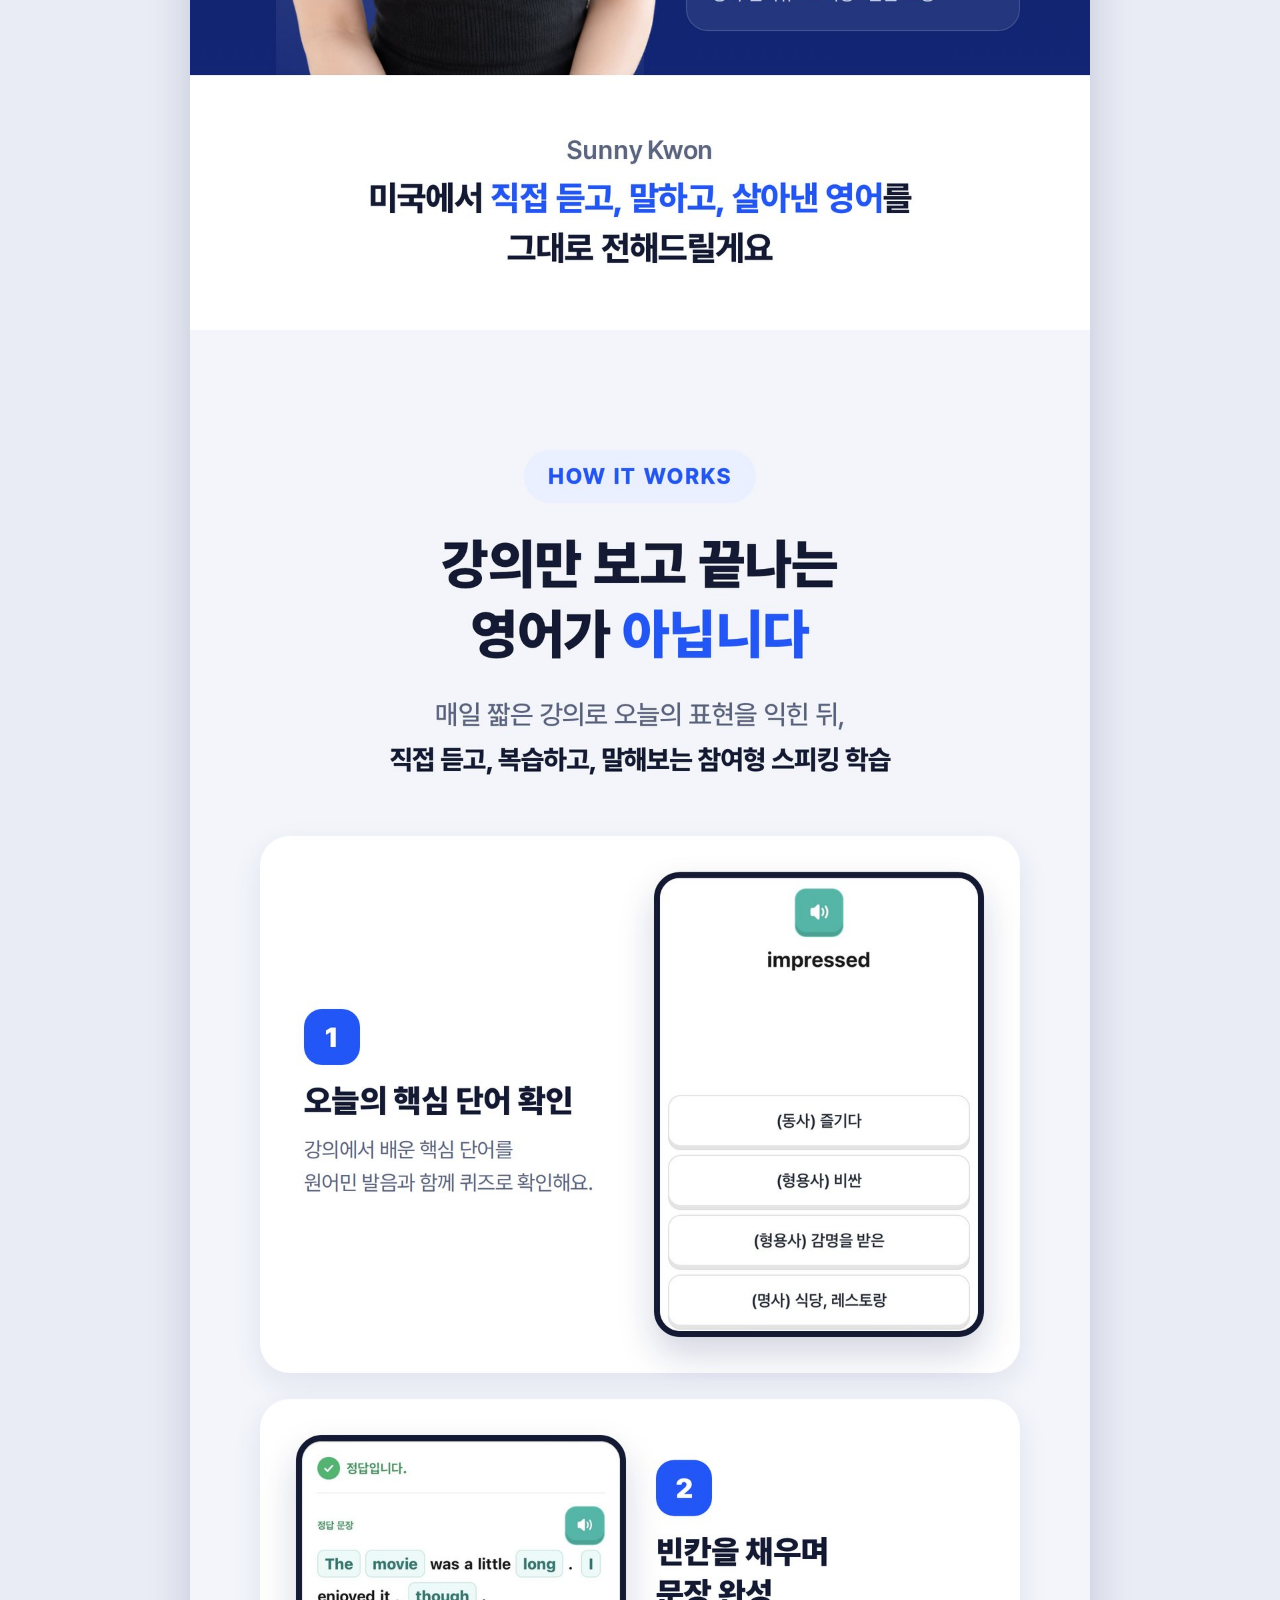
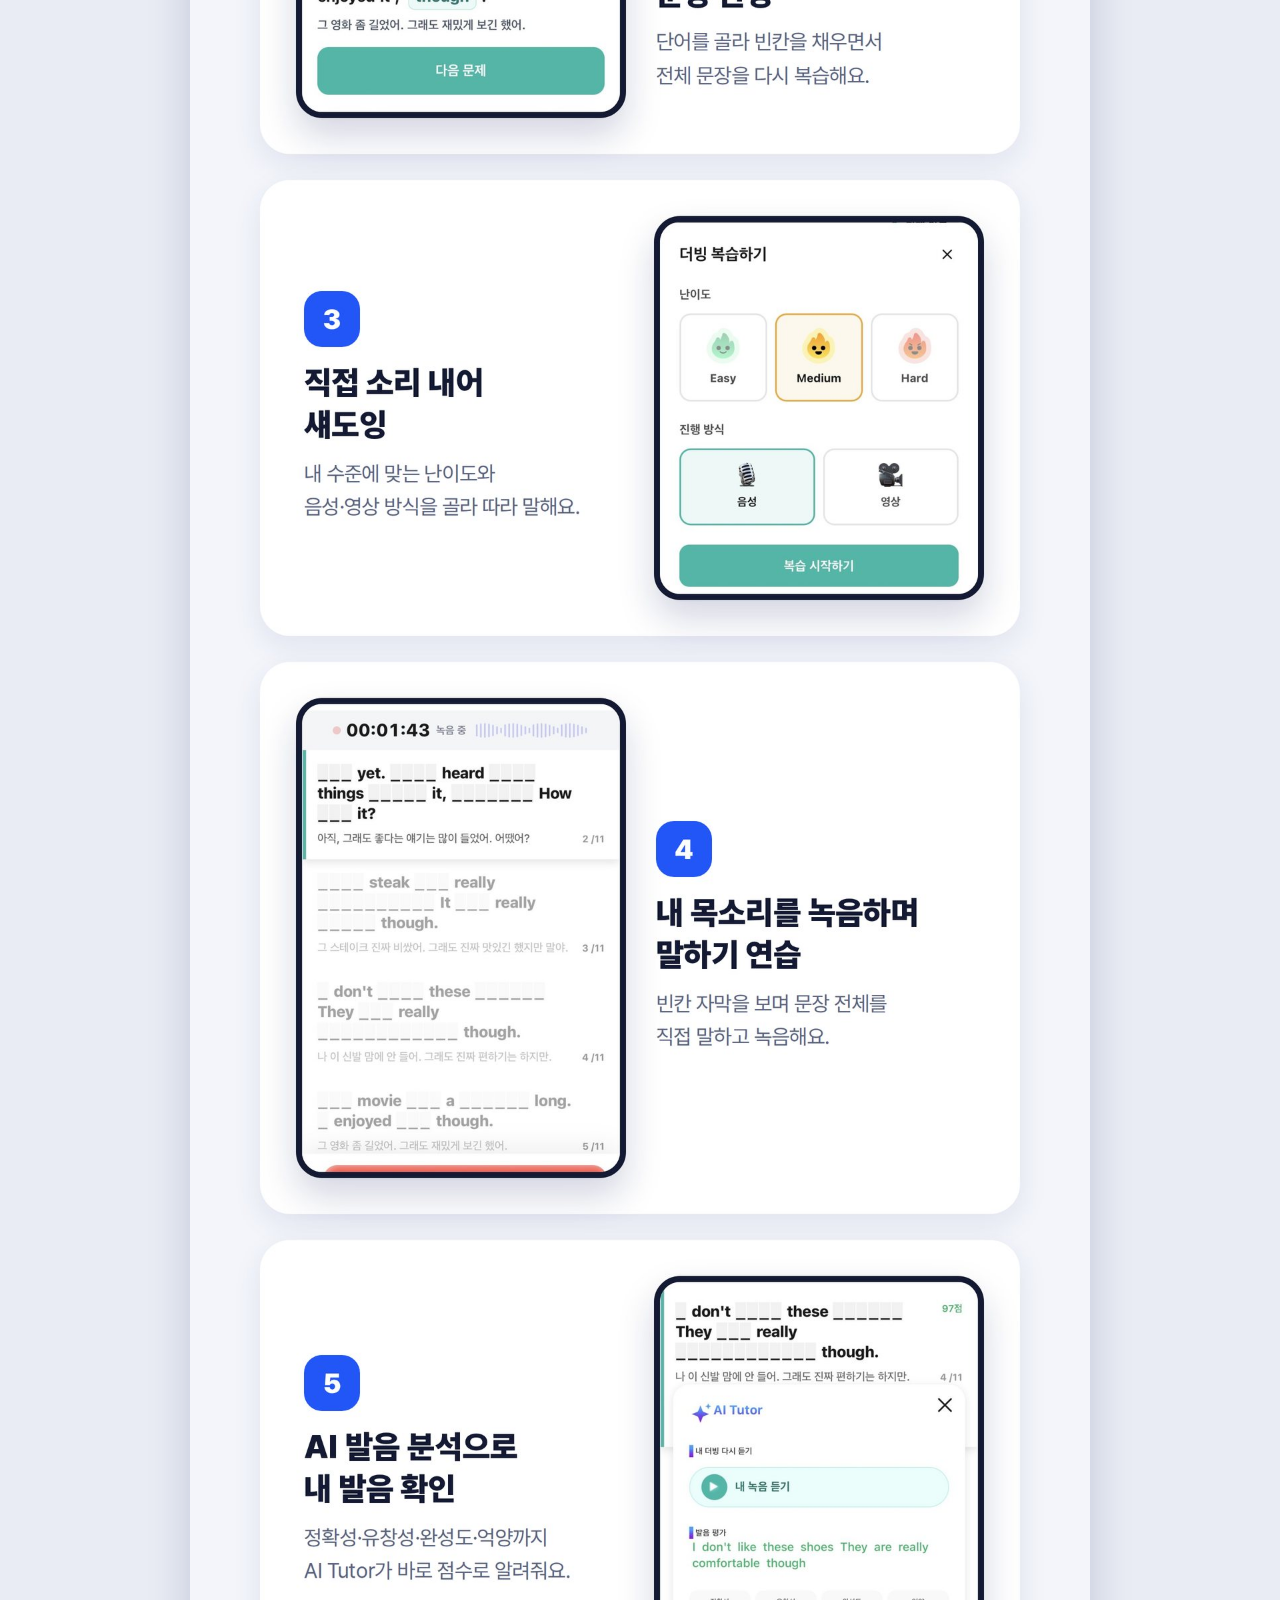
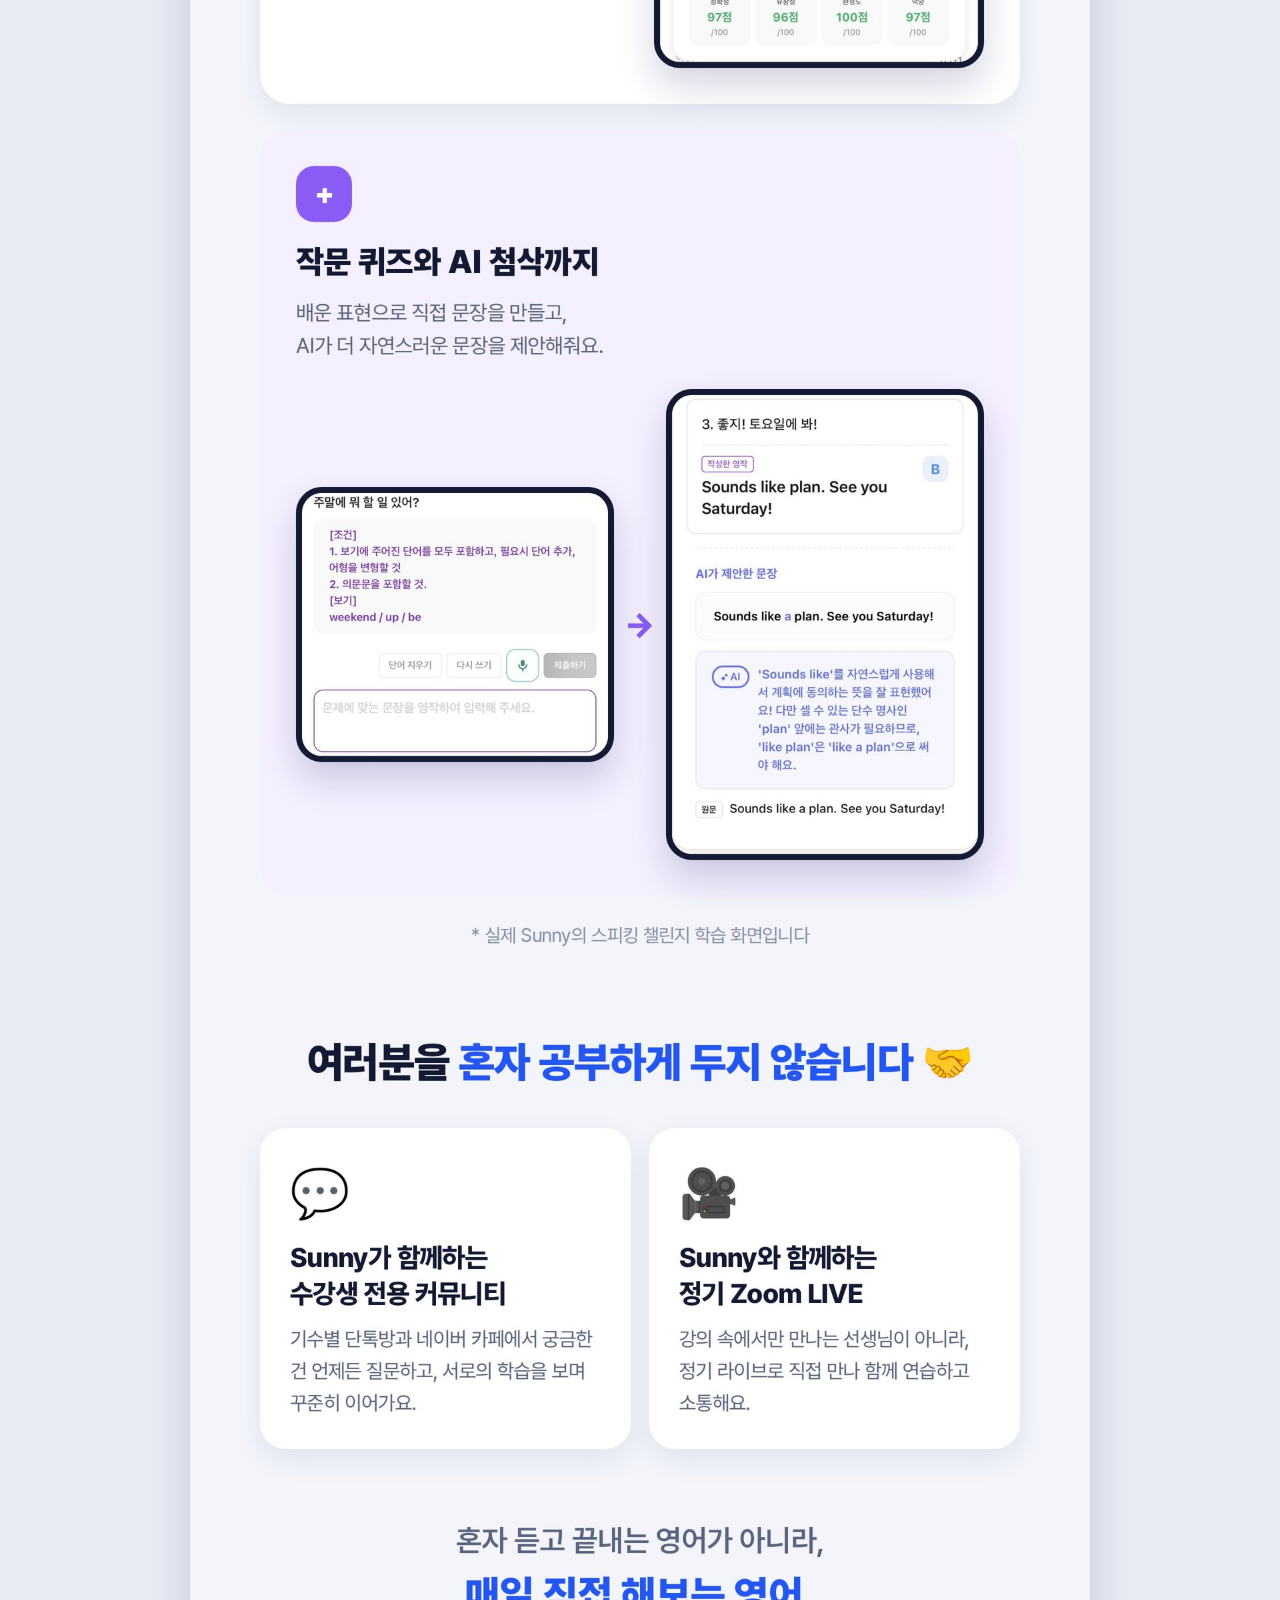
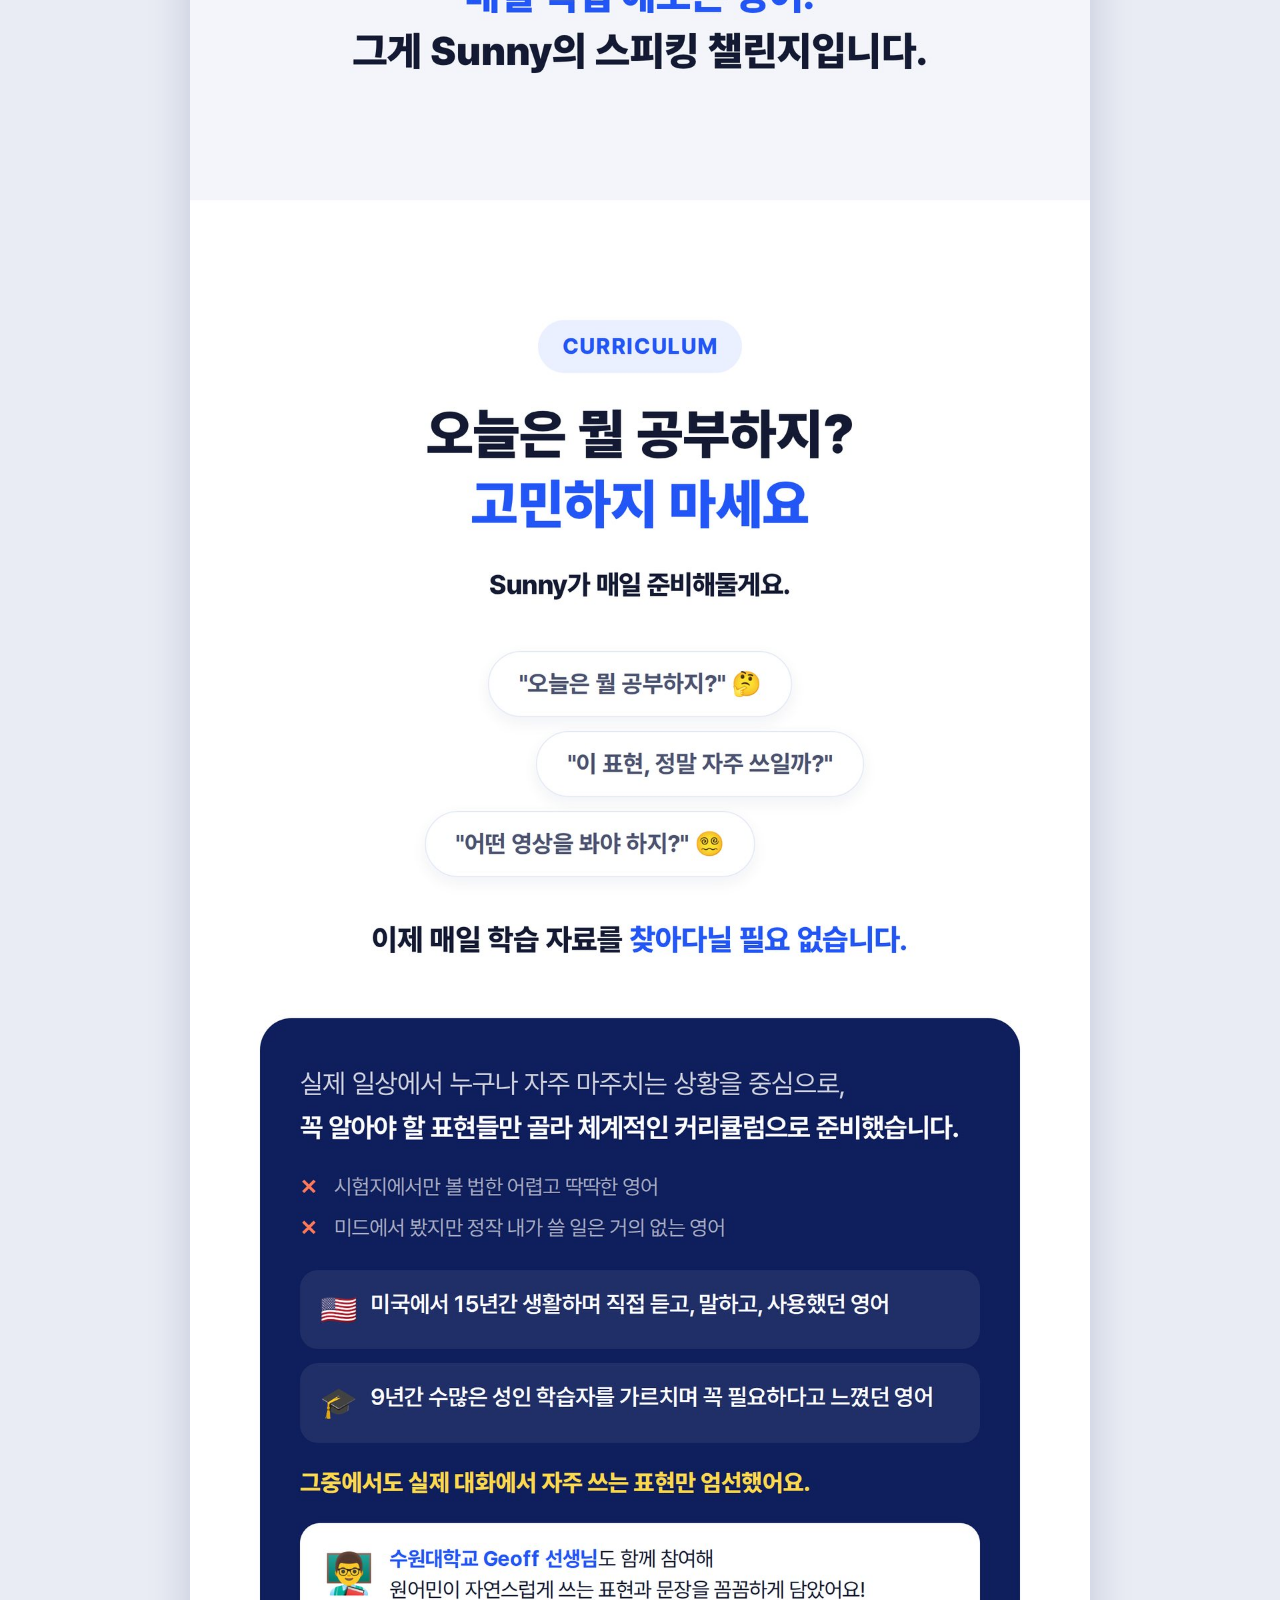
<file: preview/index.html>
<!doctype html><html lang="ko"><head><meta charset="utf-8"><meta name="viewport" content="width=device-width,initial-scale=1"><title>Sunny의 스피킹 챌린지 시안</title>
<style>
:root{--bg:#E9ECF4;--fg:#141A33;--mute:#5B6480;--bar:#0F1E5C}
@media (prefers-color-scheme: dark){:root:not([data-theme="light"]){--bg:#10142A;--fg:#E8EBF5;--mute:#9AA3C0;color-scheme:dark}}
:root[data-theme="dark"]{--bg:#10142A;--fg:#E8EBF5;--mute:#9AA3C0;color-scheme:dark}
body{background:var(--bg);color:var(--fg);font-family:-apple-system,BlinkMacSystemFont,"Apple SD Gothic Neo","Malgun Gothic",sans-serif;margin:0}
header{max-width:900px;margin:0 auto;padding:20px 16px 14px;display:flex;flex-wrap:wrap;gap:6px 14px;align-items:baseline;justify-content:space-between}
header b{font-size:17px}
header span{font-size:13px;color:var(--mute)}
main{max-width:900px;margin:0 auto 40px;box-shadow:0 10px 40px rgba(15,30,92,.18);background:#fff}
main img{display:block;width:100%;height:auto}
</style></head><body>
<header><b>Sunny의 스피킹 챌린지 · 상세페이지 시안</b><span>가로 900px · 13개 섹션 · 2026.10.02</span></header>
<main>
<img src="img/s01.jpg" alt="섹션 1" loading="eager">
<img src="img/s02.jpg" alt="섹션 2" loading="eager">
<img src="img/s03.jpg" alt="섹션 3" loading="lazy">
<img src="img/s04.jpg" alt="섹션 4" loading="lazy">
<img src="img/s05.jpg" alt="섹션 5" loading="lazy">
<img src="img/s06.jpg" alt="섹션 6" loading="lazy">
<img src="img/s07.jpg" alt="섹션 7" loading="lazy">
<img src="img/s08.jpg" alt="섹션 8" loading="lazy">
<img src="img/s09.jpg" alt="섹션 9" loading="lazy">
<img src="img/s10.jpg" alt="섹션 10" loading="lazy">
<img src="img/s11.jpg" alt="섹션 11" loading="lazy">
<img src="img/s12.jpg" alt="섹션 12" loading="lazy">
<img src="img/s13.jpg" alt="섹션 13" loading="lazy">
</main></body></html>
</file>
